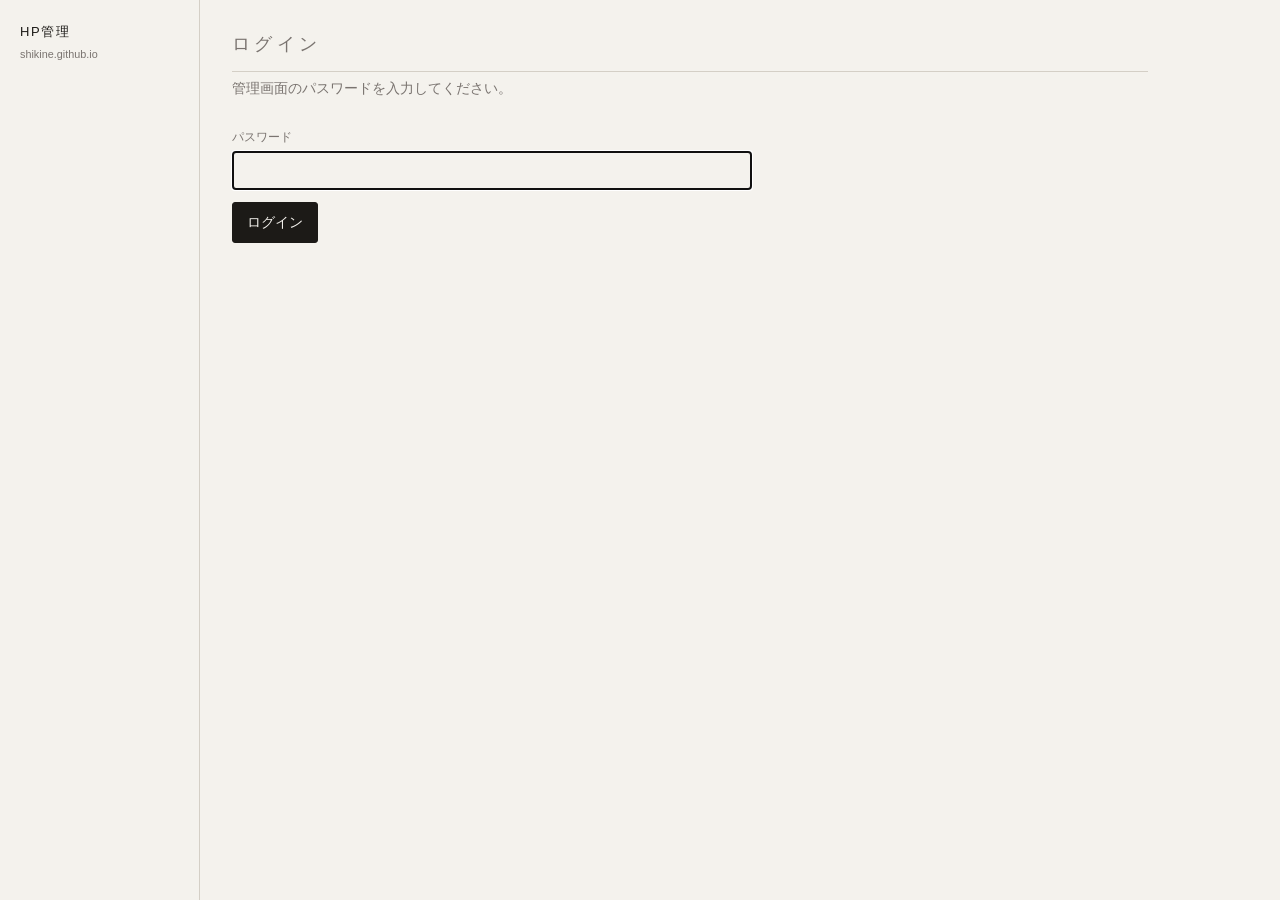
<file: admin/index.html>
<!DOCTYPE html>
<html lang="ja">
<head>
  <meta charset="UTF-8">
  <meta name="viewport" content="width=device-width, initial-scale=1.0">
  <meta name="robots" content="noindex, nofollow">
  <title>HP管理</title>
  <link rel="icon" href="../favicon.svg" type="image/svg+xml">
  <script src="../theme.js?v=20260905-theme"></script>
  <!-- プレビューを本番と同じ見た目にするためサイトのCSSを読む（管理画面は adm- 接頭辞で分離） -->
  <link rel="stylesheet" href="../style.css?v=20260905-theme">
  <style>
    html { font-size: 14px; }
    body { padding: 0; margin: 0; background: var(--bg); color: var(--ink); }
    .adm { display: grid; grid-template-columns: 200px 1fr; min-height: 100vh; }
    .adm-side { border-right: 1px solid var(--rule); padding: 20px 0; position: sticky; top: 0; height: 100vh; }
    .adm-brand { padding: 0 20px 16px; font-size: 13px; letter-spacing: .12em; }
    .adm-brand small { display: block; color: var(--muted); letter-spacing: 0; }
    .adm-nav button { display: block; width: 100%; text-align: left; padding: 9px 20px; border: 0; background: none; color: var(--ink); font: inherit; cursor: pointer; }
    .adm-nav button:hover { background: var(--rule); }
    .adm-nav button[aria-current="page"] { font-weight: 700; box-shadow: inset 3px 0 0 var(--ink); }
    .adm-nav button:disabled { color: var(--muted); cursor: default; background: none; }
    .adm-nav .soon { font-size: 10px; margin-left: 6px; }
    .adm-main { padding: 28px 32px 80px; max-width: 980px; min-width: 0; }
    .adm-main h2 { font-size: 18px; font-weight: 400; margin: 0 0 4px; }
    .adm-lead { color: var(--muted); margin: 0 0 24px; }
    .adm-bar { display: flex; flex-wrap: wrap; gap: 8px; align-items: center; margin: 0 0 20px; }
    .adm-btn { font: inherit; padding: 7px 14px; border: 1px solid var(--ink); background: transparent; color: var(--ink); cursor: pointer; border-radius: 3px; }
    .adm-btn:hover { background: var(--rule); }
    .adm-btn.primary { background: var(--ink); color: var(--bg); }
    .adm-btn.primary:hover { opacity: .85; }
    .adm-btn.small { padding: 3px 9px; font-size: 12px; }
    .adm-btn:disabled { opacity: .4; cursor: default; }
    .adm-status { font-size: 12px; color: var(--muted); }
    .adm-status.err { color: #c0392b; }
    .adm-status.ok { color: #2e7d4f; }
    :root[data-theme="dark"] .adm-status.err { color: #ffb4ad; }
    :root[data-theme="dark"] .adm-status.ok { color: #9fd8b4; }
    .adm-h3 { font-size: 11px; letter-spacing: .14em; color: var(--muted); margin: 28px 0 10px; text-transform: uppercase; }
    .adm-card { display: grid; grid-template-columns: 160px 1fr auto; gap: 16px; padding: 14px; border: 1px solid var(--rule); border-radius: 4px; margin-bottom: 10px; }
    .adm-card.dirty { border-color: var(--ink); }
    .adm-thumb { aspect-ratio: 4/3; background: var(--rule); overflow: hidden; display: flex; align-items: center; justify-content: center; color: var(--muted); font-size: 11px; }
    .adm-thumb img { width: 100%; height: 100%; object-fit: cover; display: block; }
    .adm-fields { display: grid; grid-template-columns: 1fr 1fr; gap: 8px 12px; min-width: 0; }
    .adm-fields label { display: flex; flex-direction: column; font-size: 11px; color: var(--muted); gap: 2px; min-width: 0; }
    .adm-fields label.wide { grid-column: 1 / -1; }
    .adm-fields input { font: inherit; font-size: 13px; color: var(--ink); background: transparent; border: 1px solid var(--rule); border-radius: 3px; padding: 5px 7px; min-width: 0; }
    .adm-fields input:focus { outline: none; border-color: var(--ink); }
    .adm-img-row { display: flex; gap: 6px; }
    .adm-img-row input { flex: 1; min-width: 0; }
    .adm-ops { display: flex; flex-direction: column; gap: 6px; }
    .adm-sum-meta { font-size: 11px; color: var(--muted); letter-spacing: .06em; }
    .adm-sum-title { font-size: 15px; line-height: 1.5; }
    .adm-sum-en { font-size: 12px; color: var(--muted); }
    .adm-detail { margin-top: 12px; }
    .adm-detail summary { cursor: pointer; font-size: 12px; color: var(--muted); }
    .adm-detail[open] summary { margin-bottom: 10px; }
    .adm-dialog { width: min(720px, calc(100vw - 32px)); max-height: calc(100vh - 48px); padding: 0; border: 1px solid var(--rule); border-radius: 6px; background: var(--bg); color: var(--ink); display: flex; flex-direction: column; }
    .adm-dialog:not([open]) { display: none; }
    .adm-dialog::backdrop { background: rgba(0,0,0,.45); }
    .adm-dialog-head { display: flex; justify-content: space-between; align-items: center; padding: 14px 16px 0; }
    .adm-dialog-tools { display: flex; gap: 12px; align-items: center; padding: 12px 16px; border-bottom: 1px solid var(--rule); }
    .adm-dialog-tools input[type=search] { flex: 1; min-width: 0; font: inherit; color: var(--ink); background: transparent; border: 1px solid var(--rule); border-radius: 3px; padding: 6px 9px; }
    .adm-check { display: flex; gap: 5px; align-items: center; font-size: 12px; color: var(--muted); white-space: nowrap; }
    .adm-pick-list { overflow-y: auto; padding: 4px 16px 16px; }
    .adm-pick-year { font-size: 12px; font-weight: 700; margin: 14px 0 6px; }
    .adm-pick-item { display: flex; gap: 12px; align-items: center; width: 100%; text-align: left; padding: 6px; border: 1px solid transparent; border-radius: 4px; background: none; color: var(--ink); font: inherit; cursor: pointer; }
    .adm-pick-item:hover, .adm-pick-item:focus-visible { border-color: var(--ink); outline: none; }
    .adm-pick-item.used { opacity: .55; }
    .adm-pick-thumb { flex: none; width: 72px; aspect-ratio: 4/3; background: var(--rule); display: flex; align-items: center; justify-content: center; font-size: 10px; color: var(--muted); overflow: hidden; border-radius: 2px; }
    .adm-pick-thumb img { width: 100%; height: 100%; object-fit: cover; }
    .adm-pick-text { display: flex; flex-direction: column; min-width: 0; flex: 1; }
    .adm-pick-meta { font-size: 11px; color: var(--muted); }
    .adm-pick-title { font-size: 13px; line-height: 1.5; }
    .adm-search { font: inherit; color: var(--ink); background: transparent; border: 1px solid var(--rule); border-radius: 3px; padding: 6px 9px; width: min(360px, 100%); }
    .adm-year { margin-bottom: 18px; }
    .adm-year-head { display: flex; gap: 10px; align-items: center; padding: 6px 0; border-bottom: 1px solid var(--rule); position: sticky; top: 0; background: var(--bg); z-index: 1; }
    .adm-year-head strong { font-size: 16px; }
    .adm-tl-item { display: grid; grid-template-columns: 56px 44px minmax(0, 1fr) auto; gap: 10px; align-items: center; padding: 6px 4px; border-bottom: 1px dashed var(--rule); }
    .adm-tl-item .adm-pick-thumb { width: 56px; }
    .adm-tl-item.changed { box-shadow: inset 3px 0 0 var(--ink); }
    .adm-tl-month { font-size: 12px; color: var(--muted); }
    .adm-tl-text { font-size: 13px; line-height: 1.6; }
    .adm-tl-ops { display: flex; gap: 4px; }
    .adm-chip { display: inline-block; font-size: 11px; padding: 0 6px; margin-right: 4px; border-radius: 2px; color: var(--tag-ink); }
    .adm-select { font: inherit; font-size: 13px; color: var(--ink); background: var(--bg); border: 1px solid var(--rule); border-radius: 3px; padding: 5px 7px; }
    .adm-dialog-body { overflow-y: auto; padding: 12px 16px; display: grid; gap: 10px; }
    .adm-dialog-body > label { display: flex; flex-direction: column; gap: 3px; font-size: 11px; color: var(--muted); }
    .adm-dialog-body textarea { font: inherit; font-size: 13px; color: var(--ink); background: transparent; border: 1px solid var(--rule); border-radius: 3px; padding: 6px 8px; resize: vertical; }
    .adm-dialog-body .adm-h3 { margin: 8px 0 0; }
    .adm-dialog-foot { display: flex; gap: 10px; align-items: center; padding: 12px 16px; border-top: 1px solid var(--rule); }
    .adm-tags { display: grid; gap: 10px; justify-items: start; }
    .adm-tag-row { display: grid; grid-template-columns: 72px minmax(0, 1fr) auto; gap: 10px; align-items: start; padding: 10px; border: 1px solid var(--rule); border-radius: 4px; width: 100%; }
    .adm-fields select { min-width: 0; }
    @media (max-width: 720px) {
      .adm-tl-item { grid-template-columns: 44px minmax(0, 1fr); }
      .adm-tl-item .adm-pick-thumb { width: 44px; }
      .adm-tl-month { display: none; }
      .adm-tl-ops { grid-column: 1 / -1; justify-content: flex-end; }
      .adm-tag-row { grid-template-columns: minmax(0, 1fr); }
    }
    .adm-stats { display: grid; grid-template-columns: repeat(4, minmax(0, 1fr)); gap: 10px; margin-bottom: 8px; }
    .adm-stat { border: 1px solid var(--rule); border-radius: 4px; padding: 10px 12px; display: flex; flex-direction: column; }
    .adm-stat span { font-size: 11px; color: var(--muted); }
    .adm-stat strong { font-size: 18px; font-weight: 400; }
    .adm-row { display: flex; flex-wrap: wrap; gap: 8px 16px; justify-content: space-between; align-items: center; padding: 10px 0; border-bottom: 1px dashed var(--rule); }
    .adm-row-main { display: flex; flex-direction: column; min-width: 0; }
    .adm-row-ops { display: flex; flex-wrap: wrap; gap: 6px; align-items: center; }
    a.adm-btn { text-decoration: none; display: inline-block; }
    .adm-sub { font-size: 12px; color: var(--muted); }
    .adm-subs { max-height: 480px; overflow-y: auto; border-top: 1px solid var(--rule); }
    .adm-sub-row { display: grid; grid-template-columns: 90px minmax(0, 1fr) minmax(0, 1.4fr) auto; gap: 10px; align-items: center; padding: 6px 0; border-bottom: 1px dashed var(--rule); font-size: 13px; }
    .adm-sub-mail { overflow-wrap: anywhere; }
    @media (max-width: 720px) {
      .adm-stats { grid-template-columns: repeat(2, minmax(0, 1fr)); }
      .adm-sub-row { grid-template-columns: minmax(0, 1fr) auto; }
      .adm-sub-row > .adm-sub { display: none; }
      .adm-sub-row > span:nth-child(2) { grid-column: 1; }
      .adm-sub-row > .adm-sub-mail { grid-column: 1; grid-row: 2; font-size: 12px; color: var(--muted); }
      .adm-sub-row > button { grid-column: 2; grid-row: 1 / span 2; }
    }
    .adm-pick-badge { flex: none; font-size: 10px; border: 1px solid var(--muted); border-radius: 10px; padding: 1px 8px; color: var(--muted); }
    .adm-preview { margin-top: 8px; }
    .adm-preview .featured-card { cursor: default; }
    .adm-empty { padding: 40px; text-align: center; color: var(--muted); border: 1px dashed var(--rule); }
    .adm-note { font-size: 12px; color: var(--muted); line-height: 1.8; }
    .adm-note code { font-size: 11px; background: var(--rule); padding: 1px 4px; border-radius: 2px; }
    .adm-form { display: grid; gap: 12px; max-width: 520px; }
    .adm-form label { display: flex; flex-direction: column; gap: 3px; font-size: 12px; color: var(--muted); }
    .adm-form input { font: inherit; color: var(--ink); background: transparent; border: 1px solid var(--rule); border-radius: 3px; padding: 7px 9px; }
    @media (max-width: 720px) {
      .adm { grid-template-columns: minmax(0, 1fr); }
      .adm-side { position: static; height: auto; border-right: 0; border-bottom: 1px solid var(--rule); padding: 12px 0 0; }
      .adm-nav { display: flex; overflow-x: auto; }
      .adm-nav button { white-space: nowrap; width: auto; }
      .adm-nav button[aria-current="page"] { box-shadow: inset 0 -3px 0 var(--ink); }
      .adm-main { padding: 20px 16px 60px; }
      .adm-card { grid-template-columns: minmax(0, 1fr); }
      .adm-ops { flex-direction: row; flex-wrap: wrap; }
      .adm-fields { grid-template-columns: minmax(0, 1fr); }
    }
  </style>
</head>
<body>
<div class="adm">
  <aside class="adm-side">
    <div class="adm-brand">HP管理<small>shikine.github.io</small></div>
    <nav class="adm-nav" id="adm-nav"></nav>
  </aside>
  <main class="adm-main" id="adm-main"></main>
</div>

<script>
(function () {
  'use strict';

  /* ── 共通ユーティリティ ───────────────────────── */
  var $ = function (sel, root) { return (root || document).querySelector(sel); };
  function h(tag, attrs, children) {
    var el = document.createElement(tag);
    Object.keys(attrs || {}).forEach(function (k) {
      if (k === 'on') Object.keys(attrs.on).forEach(function (ev) { el.addEventListener(ev, attrs.on[ev]); });
      else if (k === 'text') el.textContent = attrs[k];
      else if (attrs[k] !== false && attrs[k] != null) el.setAttribute(k, attrs[k] === true ? '' : attrs[k]);
    });
    (children || []).forEach(function (c) { if (c != null) el.appendChild(typeof c === 'string' ? document.createTextNode(c) : c); });
    return el;
  }
  function escAttr(s) { return String(s || '').replace(/&/g, '&amp;').replace(/"/g, '&quot;').replace(/</g, '&lt;').replace(/>/g, '&gt;'); }
  function escText(s) { return String(s || '').replace(/&/g, '&amp;').replace(/</g, '&lt;').replace(/>/g, '&gt;'); }
  function setStatus(el, msg, kind) { el.textContent = msg || ''; el.className = 'adm-status' + (kind ? ' ' + kind : ''); }

  /* ── 認証：GitHubトークンをパスワードで暗号化して admin/auth.json に置く ──
     PBKDF2(SHA-256) で鍵を作り AES-GCM で暗号化。復号した接続情報は
     sessionStorage にだけ置く（タブを閉じるとログアウト）。 */
  var AUTH_PATH = 'admin/auth.json';
  var SESSION_KEY = 'adm.session';
  var PBKDF2_ITER = 600000;
  var DEFAULT_CFG = { owner: 'shikine', repo: 'shikine.github.io', branch: 'main', token: '' };
  try { localStorage.removeItem('adm.gh.token'); } catch (e) {} // 旧方式の平文トークンを消す

  function b64(bytes) { var s = ''; bytes = new Uint8Array(bytes); for (var i = 0; i < bytes.length; i++) s += String.fromCharCode(bytes[i]); return btoa(s); }
  function unb64(str) { return Uint8Array.from(atob(str), function (c) { return c.charCodeAt(0); }); }
  function deriveKey(password, salt, iter) {
    return crypto.subtle.importKey('raw', new TextEncoder().encode(password), 'PBKDF2', false, ['deriveKey']).then(function (base) {
      return crypto.subtle.deriveKey({ name: 'PBKDF2', salt: salt, iterations: iter, hash: 'SHA-256' },
        base, { name: 'AES-GCM', length: 256 }, false, ['encrypt', 'decrypt']);
    });
  }
  var Auth = {
    encrypt: function (cfg, password) {
      var salt = crypto.getRandomValues(new Uint8Array(16)), iv = crypto.getRandomValues(new Uint8Array(12));
      return deriveKey(password, salt, PBKDF2_ITER).then(function (key) {
        return crypto.subtle.encrypt({ name: 'AES-GCM', iv: iv }, key, new TextEncoder().encode(JSON.stringify(cfg)));
      }).then(function (ct) {
        return JSON.stringify({ v: 1, kdf: 'PBKDF2-SHA256', iter: PBKDF2_ITER, salt: b64(salt), iv: b64(iv), data: b64(ct) }, null, 2) + '\n';
      });
    },
    decrypt: function (blob, password) {
      return deriveKey(password, unb64(blob.salt), blob.iter).then(function (key) {
        return crypto.subtle.decrypt({ name: 'AES-GCM', iv: unb64(blob.iv) }, key, unb64(blob.data));
      }).then(function (pt) { return JSON.parse(new TextDecoder().decode(pt)); },
              function () { throw new Error('パスワードが違います'); });
    },
    /* 公開中の auth.json（無ければ null） */
    fetchBlob: function () {
      return fetch('auth.json?t=' + Date.now(), { cache: 'no-store' }).then(function (r) {
        if (r.status === 404) return null;
        if (!r.ok) throw new Error('auth.json を読めません (HTTP ' + r.status + ')');
        return r.json();
      });
    },
    session: function () { try { return JSON.parse(sessionStorage.getItem(SESSION_KEY) || 'null'); } catch (e) { return null; } },
    login: function (cfg) { try { sessionStorage.setItem(SESSION_KEY, JSON.stringify(cfg)); } catch (e) {} },
    logout: function () { try { sessionStorage.removeItem(SESSION_KEY); } catch (e) {} },
    /* 暗号化して GitHub にコミット（ログイン中の接続情報を使う） */
    save: function (cfg, password, message) {
      return Auth.encrypt(cfg, password).then(function (json) {
        return GH.req('GET', AUTH_PATH).then(function (j) { return j.sha; }, function (e) { if (e.status === 404) return null; throw e; })
          .then(function (sha) { return GH.putText(AUTH_PATH, json, sha, message); });
      });
    }
  };

  /* ── GitHub 連携（Contents API）────────────────── */
  var GH = {
    override: null, // 初期設定中だけ未保存の接続情報を使う
    cfg: function () { return GH.override || Auth.session() || DEFAULT_CFG; },
    ready: function () { return !!GH.cfg().token; },
    req: function (method, path, body) {
      var c = GH.cfg();
      var url = 'https://api.github.com/repos/' + c.owner + '/' + c.repo + '/contents/' +
                path.split('/').map(encodeURIComponent).join('/') +
                (method === 'GET' ? '?ref=' + encodeURIComponent(c.branch) + '&t=' + Date.now() : '');
      return fetch(url, {
        method: method,
        headers: { 'Authorization': 'Bearer ' + c.token, 'Accept': 'application/vnd.github+json' },
        body: body ? JSON.stringify(body) : undefined,
        cache: 'no-store'
      }).then(function (r) {
        return r.json().catch(function () { return {}; }).then(function (j) {
          if (!r.ok) {
            var e = new Error((j && j.message) || ('HTTP ' + r.status));
            e.status = r.status; throw e;
          }
          return j;
        });
      });
    },
    /* テキストファイル取得（BOM も保持） */
    getText: function (path) {
      return GH.req('GET', path).then(function (j) {
        var bin = atob(j.content.replace(/\n/g, ''));
        var bytes = new Uint8Array(bin.length);
        for (var i = 0; i < bin.length; i++) bytes[i] = bin.charCodeAt(i);
        return { sha: j.sha, text: new TextDecoder('utf-8', { ignoreBOM: true }).decode(bytes) };
      });
    },
    putText: function (path, text, sha, message) {
      return GH.putBytes(path, new TextEncoder().encode(text), sha, message);
    },
    putBytes: function (path, bytes, sha, message) {
      var bin = '';
      for (var i = 0; i < bytes.length; i += 0x8000) bin += String.fromCharCode.apply(null, bytes.subarray(i, i + 0x8000));
      var body = { message: message, content: btoa(bin), branch: GH.cfg().branch };
      if (sha) body.sha = sha;
      return GH.req('PUT', path, body);
    }
  };

  /* ── 画像を縮小して JPEG 化 ─────────────────────── */
  function resizeImage(file, maxSide) {
    return new Promise(function (resolve, reject) {
      var img = new Image();
      img.onload = function () {
        var s = Math.min(1, maxSide / Math.max(img.width, img.height));
        var c = document.createElement('canvas');
        c.width = Math.round(img.width * s); c.height = Math.round(img.height * s);
        c.getContext('2d').drawImage(img, 0, 0, c.width, c.height);
        URL.revokeObjectURL(img.src);
        c.toBlob(function (blob) {
          if (!blob) return reject(new Error('画像の変換に失敗しました'));
          blob.arrayBuffer().then(function (buf) { resolve({ blob: blob, bytes: new Uint8Array(buf) }); });
        }, 'image/jpeg', 0.86);
      };
      img.onerror = function () { reject(new Error('画像を読み込めませんでした')); };
      img.src = URL.createObjectURL(file);
    });
  }
  function slug(s) {
    return String(s || '').toLowerCase().replace(/\.[a-z0-9]+$/, '').replace(/[^a-z0-9]+/g, '-').replace(/^-|-$/g, '').slice(0, 40) || 'kv';
  }

  /* ════════════════════════════════════════════════
     モジュール：キービジュアル（トップの注目作品カード）
     index.html の <!-- KV:START --> 〜 <!-- KV:END --> を書き換える
     ════════════════════════════════════════════════ */
  var KV_START = /<!-- KV:START[^>]*-->\n?/;
  var KV_END = /[ \t]*<!-- KV:END -->/;
  var KV_FIELDS = [
    ['titleJa', 'タイトル（日本語）'], ['titleEn', 'Title (English)'],
    ['catJa', 'カテゴリ（日本語）'],    ['catEn', 'Category (English)'],
    ['year', '年'],                    ['album', 'アルバムURL']
  ];

  function kvParse(html) {
    var s = html.search(KV_START), e = html.search(KV_END);
    if (s < 0 || e < 0 || e < s) throw new Error('index.html に KV:START / KV:END マーカーが見つかりません');
    var doc = new DOMParser().parseFromString('<div>' + html.slice(s, e) + '</div>', 'text/html');
    return Array.prototype.map.call(doc.querySelectorAll('.featured-card'), function (c) {
      return {
        img: c.getAttribute('data-img') || '',
        titleJa: c.getAttribute('data-title-ja') || '', titleEn: c.getAttribute('data-title-en') || '',
        catJa: c.getAttribute('data-cat-ja') || '',     catEn: c.getAttribute('data-cat-en') || '',
        year: c.getAttribute('data-year') || '',        album: c.getAttribute('data-album') || ''
      };
    });
  }

  function kvCardHtml(c, i) {
    var I = '      ';
    var note = (c.titleJa + ' ' + c.year).replace(/--+/g, '-').trim();
    var out = I + '<!-- card ' + (i + 1) + ': ' + note + ' -->\n' +
      I + '<div class="featured-card"\n' +
      I + '     data-img="' + escAttr(c.img) + '"\n' +
      I + '     data-title-ja="' + escAttr(c.titleJa) + '"\n' +
      I + '     data-title-en="' + escAttr(c.titleEn) + '"\n' +
      I + '     data-cat-ja="' + escAttr(c.catJa) + '" data-cat-en="' + escAttr(c.catEn) + '"\n' +
      I + '     data-year="' + escAttr(c.year) + '"\n' +
      I + '     data-album="' + escAttr(c.album) + '">\n';
    if (c.img) out += I + '  <img src="' + escAttr(c.img) + '" alt="' + escAttr(c.titleJa) + '" loading="lazy">\n';
    out += I + '  <div class="featured-card-info">\n' +
      I + '    <div class="featured-card-cat"><span class="t-ja">' + escText(c.catJa) + '</span><span class="t-en">' + escText(c.catEn) + '</span></div>\n' +
      I + '    <div class="featured-card-title"><span class="t-ja">' + escText(c.titleJa) + '</span><span class="t-en">' + escText(c.titleEn) + '</span></div>\n' +
      I + '    <div class="featured-card-year">' + escText(c.year) + '</div>\n' +
      I + '  </div>\n' +
      I + '</div>\n';
    return out;
  }

  function kvApply(html, cards) {
    var m = html.match(KV_START), s = m.index + m[0].length, e = html.search(KV_END);
    return html.slice(0, s) + cards.map(kvCardHtml).join('') + html.slice(e);
  }

  /* 年表（#timeline-view）から候補一覧を作る。サイト側の liToItem と同じ読み方 */
  var TL_TAGS = ['t-foto', 't-mv', 't-filmart', 't-spatial', 't-arch', 't-exhibition'];
  var TL_SEL = TL_TAGS.map(function (t) { return '.tag.' + t; }).join(', ');
  function bigImg(u) {
    // Google フォトの縮小URLはサイズ指定を書き換えると大きい画像になる
    return /googleusercontent\.com/.test(u) ? u.replace(/=w\d+-h\d+/, '=w1600-h1200') : u;
  }
  function sameImg(a, b) {
    var norm = function (u) { return String(u || '').replace(/=w\d+-h\d+.*$/, ''); };
    return !!a && norm(a) === norm(b);
  }
  function kvTimeline(html) {
    var doc = new DOMParser().parseFromString(html, 'text/html');
    var out = [];
    doc.querySelectorAll('#timeline-view .year-block').forEach(function (block) {
      var year = (block.querySelector('h3') || {}).textContent || '';
      block.querySelectorAll('.work-list > li').forEach(function (li) {
        var entry = li.querySelector('.entry') || li;
        var ja = entry.querySelector(':scope > .t-ja') || entry, en = entry.querySelector(':scope > .t-en');
        var jaTags = ja.querySelectorAll(TL_SEL), enTags = en ? en.querySelectorAll(TL_SEL) : [];
        var idx = Array.prototype.findIndex.call(jaTags, function (t) { return t.getAttribute('data-preview'); });
        var pick = idx >= 0 ? idx : 0, tag = jaTags[pick], enTag = enTags[pick];
        var text = function (span) {
          if (!span) return '';
          var c = span.cloneNode(true);
          c.querySelectorAll('.tag, .collab').forEach(function (t) { t.remove(); });
          return c.textContent.replace(/\s+/g, ' ').trim();
        };
        var fullJa = text(ja), fullEn = text(en);
        out.push({
          year: year.trim(),
          month: ((li.querySelector('.month') || {}).textContent || '').trim(),
          fullJa: fullJa,
          titleJa: fullJa.split('＠')[0].trim(),
          titleEn: fullEn.split(/\s*@/)[0].trim(),
          catJa: tag ? tag.textContent.trim() : '',
          catEn: enTag ? enTag.textContent.trim() : '',
          thumb: tag ? tag.getAttribute('data-preview') || '' : '',
          img: tag ? bigImg(tag.getAttribute('data-preview') || '') : '',
          album: tag ? tag.getAttribute('href') || '' : ''
        });
      });
    });
    return out;
  }

  var kvModule = {
    id: 'keyvisual',
    label: 'キービジュアル',
    state: null, // { sha, html, cards, staged: {idx: {bytes, url, name}} }
    render: function (main) {
      var self = this;
      main.appendChild(h('h2', { text: 'キービジュアル' }));
      main.appendChild(h('p', { class: 'adm-lead', text: 'トップページの注目作品カード。PCは3枚並び、スマホは先頭2枚が表示されます。' }));
      var status = h('span', { class: 'adm-status' });
      var saveBtn = h('button', { class: 'adm-btn primary', text: '保存して公開', disabled: true, on: { click: function () { self.save(status, saveBtn); } } });
      main.appendChild(h('div', { class: 'adm-bar' }, [
        saveBtn,
        h('button', { class: 'adm-btn', text: '年表からカードを追加', on: { click: function () {
          self.openPicker(null, function (item) {
            self.state.cards.push(self.fromItem(item));
            self.markDirty(); self.draw();
          });
        } } }),
        h('button', { class: 'adm-btn', text: '再読み込み', on: { click: function () { self.state = null; App.go('keyvisual'); } } }),
        status
      ]));
      this.saveBtn = saveBtn;
      this.listEl = h('div');
      this.previewEl = h('div', { class: 'adm-preview featured-works' });
      main.appendChild(this.listEl);
      main.appendChild(h('div', { class: 'adm-h3', text: 'プレビュー' }));
      main.appendChild(this.previewEl);

      if (this.state) { this.draw(); return; }
      setStatus(status, '読み込み中…');
      GH.getText('index.html').then(function (f) {
        self.state = { sha: f.sha, html: f.text, cards: kvParse(f.text), timeline: kvTimeline(f.text), staged: {}, dirty: false };
        setStatus(status, '');
        self.draw();
      }).catch(function (e) { setStatus(status, '読み込み失敗: ' + e.message, 'err'); });
    },
    markDirty: function () { this.state.dirty = true; if (this.saveBtn) this.saveBtn.disabled = false; },
    imgSrc: function (c, i) {
      var st = this.state.staged[i];
      if (st) return st.url;
      return c.img;
    },
    draw: function () {
      var self = this, st = this.state;
      this.saveBtn.disabled = !st.dirty;
      this.listEl.innerHTML = '';
      if (!st.cards.length) this.listEl.appendChild(h('div', { class: 'adm-empty', text: 'カードがありません。「カードを追加」から作成してください。' }));
      st.cards.forEach(function (c, i) {
        var src = self.imgSrc(c, i);
        var thumb = h('div', { class: 'adm-thumb' }, [src ? h('img', { src: src, alt: '' }) : '画像なし（準備中表示）']);
        var fileInput = h('input', { type: 'file', accept: 'image/*', hidden: true, on: { change: function () {
          var file = fileInput.files[0]; if (!file) return;
          resizeImage(file, 1600).then(function (r) {
            if (st.staged[i]) URL.revokeObjectURL(st.staged[i].url);
            var name = 'img/kv/' + new Date().toISOString().slice(0, 10).replace(/-/g, '') + '-' + slug(c.titleEn || file.name) + '-' + Math.random().toString(36).slice(2, 6) + '.jpg';
            st.staged[i] = { bytes: r.bytes, url: URL.createObjectURL(r.blob), name: name };
            c.img = '/' + name;
            self.markDirty(); self.draw();
          }).catch(function (e) { alert(e.message); });
        } } });
        var imgInput = h('input', { type: 'url', value: c.img, placeholder: 'https://… または /thumnail/xxx.jpg', on: { change: function () {
          c.img = imgInput.value.trim(); delete st.staged[i]; self.markDirty(); self.draw();
        } } });
        var summary = h('div', { class: 'adm-summary' }, [
          h('div', { class: 'adm-sum-meta', text: [c.catJa, c.year].filter(Boolean).join(' · ') }),
          h('div', { class: 'adm-sum-title', text: c.titleJa || '（未選択）' }),
          h('div', { class: 'adm-sum-en', text: c.titleEn }),
          h('div', { class: 'adm-bar', style: 'margin:10px 0 0' }, [
            h('button', { class: 'adm-btn small primary', type: 'button', text: '年表から選ぶ', on: { click: function () {
              self.openPicker(i, function (item) {
                if (st.staged[i]) { URL.revokeObjectURL(st.staged[i].url); delete st.staged[i]; }
                st.cards[i] = self.fromItem(item);
                self.markDirty(); self.draw();
              });
            } } })
          ])
        ]);
        var fields = h('div', { class: 'adm-fields' }, [
          h('label', { class: 'wide' }, ['画像', h('span', { class: 'adm-img-row' }, [
            imgInput,
            h('button', { class: 'adm-btn small', type: 'button', text: 'アップロード', on: { click: function () { fileInput.click(); } } }),
            fileInput
          ])])
        ].concat(KV_FIELDS.map(function (f) {
          var inp = h('input', { type: 'text', value: c[f[0]], on: { input: function () {
            c[f[0]] = inp.value; self.markDirty(); self.drawPreview();
          } } });
          return h('label', { class: f[0] === 'album' ? 'wide' : null }, [f[1], inp]);
        })));
        var ops = h('div', { class: 'adm-ops' }, [
          h('button', { class: 'adm-btn small', text: '↑', title: '上へ', disabled: i === 0, on: { click: function () { self.move(i, -1); } } }),
          h('button', { class: 'adm-btn small', text: '↓', title: '下へ', disabled: i === st.cards.length - 1, on: { click: function () { self.move(i, 1); } } }),
          h('button', { class: 'adm-btn small', text: '削除', on: { click: function () {
            if (!confirm('「' + (c.titleJa || '無題') + '」を削除しますか？（保存するまで公開には反映されません）')) return;
            st.cards.splice(i, 1); self.reindexStaged(i, null); self.markDirty(); self.draw();
          } } })
        ]);
        var detail = h('details', { class: 'adm-detail' }, [h('summary', { text: '細かく編集（画像の差し替え・文言の調整）' }), fields]);
        self.listEl.appendChild(h('div', { class: 'adm-card' }, [thumb, h('div', { style: 'min-width:0' }, [summary, detail]), ops]));
      });
      this.drawPreview();
    },
    fromItem: function (it) {
      return { img: it.img, titleJa: it.titleJa, titleEn: it.titleEn, catJa: it.catJa, catEn: it.catEn, year: it.year, album: it.album };
    },
    /* 年表から作品を選ぶダイアログ。current = 差し替え対象のカード番号（追加時は null） */
    openPicker: function (current, onPick) {
      var cards = this.state.cards, tl = this.state.timeline;
      var usedBy = function (it) {
        for (var k = 0; k < cards.length; k++) {
          if ((it.album && it.album === cards[k].album) || sameImg(it.img, cards[k].img)) return k;
        }
        return -1;
      };
      var q = h('input', { type: 'search', placeholder: '作品名・場所・カテゴリで検索' });
      var onlyImg = h('input', { type: 'checkbox', checked: true });
      var list = h('div', { class: 'adm-pick-list' });
      var dlg = h('dialog', { class: 'adm-dialog' }, [
        h('div', { class: 'adm-dialog-head' }, [
          h('strong', { text: current == null ? '年表からカードを追加' : 'カード' + (current + 1) + 'を年表から選ぶ' }),
          h('button', { class: 'adm-btn small', type: 'button', text: '閉じる', on: { click: function () { dlg.close(); } } })
        ]),
        h('div', { class: 'adm-dialog-tools' }, [q, h('label', { class: 'adm-check' }, [onlyImg, '写真ありのみ'])]),
        list
      ]);
      function drawList() {
        var words = q.value.trim().toLowerCase().split(/\s+/).filter(Boolean);
        list.innerHTML = '';
        var lastYear = null, n = 0;
        tl.forEach(function (it) {
          if (onlyImg.checked && !it.img) return;
          var hay = (it.year + ' ' + it.fullJa + ' ' + it.titleEn + ' ' + it.catJa).toLowerCase();
          if (!words.every(function (w) { return hay.indexOf(w) >= 0; })) return;
          if (it.year !== lastYear) { list.appendChild(h('div', { class: 'adm-pick-year', text: it.year })); lastYear = it.year; }
          var used = usedBy(it);
          list.appendChild(h('button', { type: 'button', class: 'adm-pick-item' + (used >= 0 ? ' used' : ''), on: { click: function () {
            dlg.close(); onPick(it);
          } } }, [
            h('span', { class: 'adm-pick-thumb' }, [it.thumb ? h('img', { src: it.thumb, alt: '', loading: 'lazy' }) : '写真なし']),
            h('span', { class: 'adm-pick-text' }, [
              h('span', { class: 'adm-pick-meta', text: [it.month, it.catJa].filter(Boolean).join('  ') }),
              h('span', { class: 'adm-pick-title', text: it.fullJa })
            ]),
            used >= 0 ? h('span', { class: 'adm-pick-badge', text: used === current ? '選択中' : 'カード' + (used + 1) + 'で掲載中' }) : null
          ]));
          n++;
        });
        if (!n) list.appendChild(h('div', { class: 'adm-empty', text: '該当する作品がありません' }));
      }
      q.addEventListener('input', drawList);
      onlyImg.addEventListener('change', drawList);
      dlg.addEventListener('close', function () { dlg.remove(); });
      dlg.addEventListener('click', function (e) { if (e.target === dlg) dlg.close(); });
      document.body.appendChild(dlg);
      drawList();
      dlg.showModal();
      q.focus();
    },
    /* 並べ替え・削除時にアップロード待ち画像の対応を付け替える */
    reindexStaged: function (from, to) {
      var old = this.state.staged, next = {};
      Object.keys(old).forEach(function (k) {
        k = +k;
        if (to === null) { if (k < from) next[k] = old[k]; else if (k > from) next[k - 1] = old[k]; }
        else next[k === from ? to : k === to ? from : k] = old[k];
      });
      this.state.staged = next;
    },
    move: function (i, d) {
      var a = this.state.cards, t = a[i]; a[i] = a[i + d]; a[i + d] = t;
      this.reindexStaged(i, i + d); this.markDirty(); this.draw();
    },
    drawPreview: function () {
      var self = this, lang = document.documentElement.lang;
      this.previewEl.innerHTML = '';
      var grid = h('div', { class: 'featured-grid' });
      this.state.cards.forEach(function (c, i) {
        var src = self.imgSrc(c, i);
        grid.appendChild(h('div', { class: 'featured-card' }, [
          src ? h('img', { src: src, alt: '' }) : null,
          h('div', { class: 'featured-card-info' }, [
            h('div', { class: 'featured-card-cat', text: c.catJa }),
            h('div', { class: 'featured-card-title', text: c.titleJa }),
            h('div', { class: 'featured-card-year', text: c.year })
          ])
        ]));
      });
      this.previewEl.appendChild(grid);
    },
    save: function (status, btn) {
      var self = this, st = this.state;
      var bad = st.cards.filter(function (c) { return !c.titleJa.trim(); }).length;
      if (bad) { setStatus(status, 'タイトル（日本語）が空のカードがあります', 'err'); return; }
      btn.disabled = true;
      var staged = Object.keys(st.staged).map(function (k) { return st.staged[k]; });
      var chain = Promise.resolve();
      staged.forEach(function (s, n) {
        chain = chain.then(function () {
          setStatus(status, '画像をアップロード中… (' + (n + 1) + '/' + staged.length + ')');
          return GH.putBytes(s.name, s.bytes, null, 'キービジュアル画像を追加: ' + s.name.split('/').pop());
        });
      });
      chain.then(function () {
        setStatus(status, 'index.html を保存中…');
        // 最新版を取り直して KV 範囲だけ差し替える（他の更新を潰さない）
        return GH.getText('index.html');
      }).then(function (f) {
        var html = kvApply(f.text, st.cards);
        if (html === f.text) return f;
        var titles = st.cards.map(function (c) { return c.titleJa; }).join(' / ');
        return GH.putText('index.html', html, f.sha, 'キービジュアルを更新: ' + titles).then(function (r) {
          return { sha: r.content.sha, text: html };
        });
      }).then(function (f) {
        st.sha = f.sha; st.html = f.text; st.staged = {}; st.dirty = false;
        setStatus(status, '保存しました。1〜2分で公開サイトに反映されます。', 'ok');
        self.draw();
      }).catch(function (e) {
        btn.disabled = false;
        setStatus(status, '保存失敗: ' + e.message + (e.status === 409 ? '（他で更新されています。再読み込みしてください）' : ''), 'err');
      });
    },
    leaveGuard: function () { return this.state && this.state.dirty; }
  };

  /* ════════════════════════════════════════════════
     モジュール：作品年表
     index.html の <!-- TL:START --> 〜 <!-- TL:END --> を書き換え、
     あわい村の美術館用 works.json も同時に再生成する
     ════════════════════════════════════════════════ */
  var TL_START = /<!-- TL:START[^>]*-->\n/;
  var TL_END = /[ \t]*<!-- TL:END -->/;
  var TAG_TYPES = [
    ['t-foto', '写真アルバム'], ['t-mv', 'MV'], ['t-filmart', '映像美術'], ['t-spatial', '空間構成'],
    ['t-arch', '建築・構造'], ['t-exhibition', '展示'], ['t-movie', '動画・映画'], ['t-map', '地図'],
    ['t-gray', 'その他（グレー）'], ['t-ext', '外部リンク']
  ];

  /* 本文の簡易記法：[表示文字](URL) ⇔ <a href="URL" target="_blank">表示文字</a> */
  function nodesToMarkup(nodes) {
    var out = '';
    for (var i = 0; i < nodes.length; i++) {
      var n = nodes[i];
      if (n.nodeType === 3) out += n.nodeValue;
      else if (n.nodeType === 1 && n.tagName === 'A' && !n.className && n.getAttribute('target') === '_blank' &&
               n.attributes.length === 2 && n.children.length === 0) out += '[' + n.textContent + '](' + n.getAttribute('href') + ')';
      else return null; // 記法で表せない
    }
    return out;
  }
  function markupToHtml(s) {
    var re = /\[([^\]]*)\]\(([^)\s]+)\)/g, out = '', last = 0, m;
    while ((m = re.exec(s))) {
      out += escText(s.slice(last, m.index)) + '<a href="' + escAttr(m[2]) + '" target="_blank">' + escText(m[1]) + '</a>';
      last = re.lastIndex;
    }
    return out + escText(s.slice(last));
  }
  function markupToText(s) { return String(s || '').replace(/\[([^\]]*)\]\([^)\s]+\)/g, '$1'); }

  function tagHtml(t, lang) {
    return '<a href="' + escAttr(t.href) + '" target="_blank" class="tag ' + t.cls + '"' +
      (t.preview ? ' data-preview="' + escAttr(t.preview) + '"' : '') + '>' + escText(lang === 'ja' ? t.ja : t.en) + '</a>';
  }
  function langHtml(it, lang) {
    var body = lang === 'ja' ? it.bodyJa : it.bodyEn, collab = lang === 'ja' ? it.collabJa : it.collabEn;
    // 新規・編集時の英語本文はタグの後ろに半角スペースを入れる（既存の書き方に合わせる）
    if (lang === 'en' && it.tags.length && body && !/^[\s\[]/.test(body)) body = ' ' + body;
    var out = it.tags.map(function (t) { return tagHtml(t, lang); }).join('') + markupToHtml(body);
    if (collab) out += (/\s$/.test(body) || !body ? '' : ' ') + '<span class="collab">' + escText(collab) + '</span>';
    return out;
  }
  function liHtml(it) {
    if (it.orig != null) return it.orig;
    var ja = it.raw ? it.rawJa : langHtml(it, 'ja'), en = it.raw ? it.rawEn : langHtml(it, 'en');
    return '<li><span class="month">' + escText(it.month) + '</span><span class="entry"><span class="t-ja">' + ja +
      '</span><span class="t-en">' + en + '</span></span></li>';
  }

  /* li を編集用モデルにする。記法で正確に表せないものは raw（HTML直接編集）扱い */
  function tlParseLi(src) {
    var li = new DOMParser().parseFromString('<ul>' + src + '</ul>', 'text/html').querySelector('li');
    var month = li.querySelector(':scope > .month'), ja = li.querySelector('.entry > .t-ja'), en = li.querySelector('.entry > .t-en');
    var it = { orig: src, month: month ? month.textContent : '', raw: false, tags: [], bodyJa: '', bodyEn: '', collabJa: '', collabEn: '' };
    if (!ja || !en) { it.raw = true; it.rawJa = li.innerHTML; it.rawEn = ''; return it; }
    function split(span) {
      var nodes = Array.prototype.slice.call(span.childNodes), tags = [], collab = '';
      while (nodes.length && nodes[0].nodeType === 1 && nodes[0].tagName === 'A' && nodes[0].classList.contains('tag')) tags.push(nodes.shift());
      var last = nodes[nodes.length - 1];
      if (last && last.nodeType === 1 && last.tagName === 'SPAN' && last.className === 'collab' && !last.children.length) { collab = last.textContent; nodes.pop(); }
      return { tags: tags, body: nodesToMarkup(nodes), collab: collab };
    }
    var a = split(ja), b = split(en);
    var ok = a.body != null && b.body != null && a.tags.length === b.tags.length;
    if (ok) {
      it.tags = a.tags.map(function (t, k) {
        var e = b.tags[k];
        if (t.getAttribute('href') !== e.getAttribute('href') || t.className !== e.className ||
            (t.getAttribute('data-preview') || '') !== (e.getAttribute('data-preview') || '') || t.children.length || e.children.length) ok = false;
        return { cls: (t.className.split(/\s+/).filter(function (c) { return c !== 'tag'; })[0]) || 't-gray',
                 href: t.getAttribute('href') || '', preview: t.getAttribute('data-preview') || '', ja: t.textContent, en: e.textContent };
      });
      it.bodyJa = a.body; it.bodyEn = b.body; it.collabJa = a.collab; it.collabEn = b.collab;
    }
    // 組み立て直した HTML が DOM として元と一致するか確認
    if (ok) {
      var probe = Object.assign({}, it, { orig: null });
      var re = new DOMParser().parseFromString('<ul>' + liHtml(probe) + '</ul>', 'text/html').querySelector('li');
      if (re.innerHTML !== li.innerHTML) ok = false;
    }
    if (!ok) { it.raw = true; it.tags = []; it.rawJa = ja.innerHTML; it.rawEn = en.innerHTML; }
    return it;
  }

  function tlParse(html) {
    var s = html.search(TL_START), e = html.search(TL_END);
    if (s < 0 || e < 0 || e < s) throw new Error('index.html に TL:START / TL:END マーカーが見つかりません');
    var region = html.slice(s, e), years = [];
    var re = /<div class="year-block">\s*<h3>([^<]*)<\/h3>\s*<ul class="work-list">([\s\S]*?)<\/ul>\s*<\/div>/g, m;
    while ((m = re.exec(region))) {
      var items = (m[2].match(/<li>[\s\S]*?<\/li>/g) || []).map(tlParseLi);
      years.push({ year: m[1].trim(), items: items });
    }
    if (!years.length) throw new Error('年表を読み取れませんでした');
    return years;
  }
  function tlRegionHtml(years) {
    return years.map(function (y) {
      return '    <div class="year-block">\n      <h3>' + escText(y.year) + '</h3>\n      <ul class="work-list">\n' +
        y.items.map(function (it) { return '        ' + liHtml(it) + '\n'; }).join('') +
        '      </ul>\n    </div>\n';
    }).join('\n');
  }
  function tlApply(html, years) {
    var m = html.match(TL_START), s = m.index + m[0].length, e = html.search(TL_END);
    return html.slice(0, s) + tlRegionHtml(years) + html.slice(e);
  }
  /* sync-works.ps1 と同じ形の works.json を作る */
  function worksJson(html) {
    var doc = new DOMParser().parseFromString(html, 'text/html'), years = [];
    doc.querySelectorAll('#timeline-view .year-block').forEach(function (block) {
      var y = (block.querySelector('h3') || {}).textContent || '';
      if (!/^\d{4}$/.test(y.trim())) return;
      var items = [];
      block.querySelectorAll('.work-list > li').forEach(function (li) {
        var m = ((li.querySelector('.month') || {}).textContent || '').trim();
        var ja = li.querySelector('.entry > .t-ja') || li;
        var c = Array.prototype.map.call(ja.querySelectorAll('a.tag'), function (a) { return a.textContent.trim(); }).join('・');
        var clone = ja.cloneNode(true);
        clone.querySelectorAll('a.tag').forEach(function (a) { a.remove(); });
        var t = clone.textContent.replace(/\s+/g, ' ').trim();
        if (m || c || t) items.push({ m: m, c: c, t: t });
      });
      years.push({ y: y.trim(), items: items });
    });
    return JSON.stringify(years, null, 4) + '\n';
  }

  var tlModule = {
    id: 'works',
    label: '作品年表',
    state: null, // { years, dirty, staged: [{tag, name, bytes, url}] }
    render: function (main) {
      var self = this;
      main.appendChild(h('h2', { text: '作品年表' }));
      main.appendChild(h('p', { class: 'adm-lead', text: 'Works の年代順リスト。保存するとジャンル別表示・あわい村の美術館（works.json）にも反映されます。' }));
      var status = h('span', { class: 'adm-status' });
      var saveBtn = h('button', { class: 'adm-btn primary', text: '保存して公開', disabled: true, on: { click: function () { self.save(status, saveBtn); } } });
      var q = h('input', { type: 'search', class: 'adm-search', placeholder: '絞り込み（作品名・場所・年）', on: { input: function () { self.filter = q.value; self.draw(); } } });
      main.appendChild(h('div', { class: 'adm-bar' }, [
        saveBtn,
        h('button', { class: 'adm-btn', text: '項目を追加', on: { click: function () { self.edit(null, null); } } }),
        h('button', { class: 'adm-btn', text: '年を追加', on: { click: function () { self.addYear(); } } }),
        h('button', { class: 'adm-btn', text: '再読み込み', on: { click: function () {
          if (self.state && self.state.dirty && !confirm('未保存の変更を破棄しますか？')) return;
          self.state = null; App.go('works');
        } } }),
        status
      ]));
      main.appendChild(h('div', { class: 'adm-bar' }, [q]));
      this.saveBtn = saveBtn; this.status = status;
      this.listEl = h('div');
      main.appendChild(this.listEl);
      if (this.state) { this.draw(); return; }
      setStatus(status, '読み込み中…');
      GH.getText('index.html').then(function (f) {
        self.state = { years: tlParse(f.text), dirty: false, staged: [] };
        setStatus(status, '');
        self.draw();
      }).catch(function (e) { setStatus(status, '読み込み失敗: ' + e.message, 'err'); });
    },
    markDirty: function () { this.state.dirty = true; this.saveBtn.disabled = false; },
    leaveGuard: function () { return this.state && this.state.dirty; },
    previewSrc: function (t) {
      var st = this.state.staged.filter(function (s) { return s.tag === t; })[0];
      return st ? st.url : t.preview;
    },
    draw: function () {
      var self = this, st = this.state, words = (this.filter || '').trim().toLowerCase().split(/\s+/).filter(Boolean);
      this.saveBtn.disabled = !st.dirty;
      this.listEl.innerHTML = '';
      st.years.forEach(function (y, yi) {
        var shown = y.items.filter(function (it) {
          var hay = (y.year + ' ' + it.month + ' ' + self.itemText(it) + ' ' + it.tags.map(function (t) { return t.ja; }).join(' ')).toLowerCase();
          return words.every(function (w) { return hay.indexOf(w) >= 0; });
        });
        if (words.length && !shown.length) return;
        var head = h('div', { class: 'adm-year-head' }, [
          h('strong', { text: y.year }), h('span', { class: 'adm-status', text: y.items.length + '件' }),
          h('button', { class: 'adm-btn small', text: 'この年に追加', on: { click: function () { self.edit(yi, null); } } }),
          y.items.length ? null : h('button', { class: 'adm-btn small', text: '年を削除', on: { click: function () {
            st.years.splice(yi, 1); self.markDirty(); self.draw();
          } } })
        ]);
        var ul = h('div', { class: 'adm-tl-list' });
        y.items.forEach(function (it, ii) {
          if (shown.indexOf(it) < 0) return;
          var thumbTag = it.tags.filter(function (t) { return t.preview; })[0];
          var thumbSrc = thumbTag ? self.previewSrc(thumbTag) : '';
          ul.appendChild(h('div', { class: 'adm-tl-item' + (it.orig == null ? ' changed' : '') }, [
            h('span', { class: 'adm-pick-thumb' }, [thumbSrc ? h('img', { src: thumbSrc, alt: '', loading: 'lazy' }) : '']),
            h('span', { class: 'adm-tl-month', text: it.month }),
            h('span', { class: 'adm-tl-text' }, it.tags.map(function (t) {
              return h('span', { class: 'adm-chip', style: 'background: var(--' + t.cls + ', var(--t-gray))', text: t.ja });
            }).concat([self.itemText(it), it.raw ? h('span', { class: 'adm-pick-badge', text: 'HTML' }) : null])),
            h('span', { class: 'adm-tl-ops' }, [
              h('button', { class: 'adm-btn small', text: '↑', title: '上へ', disabled: ii === 0, on: { click: function () { self.move(yi, ii, -1); } } }),
              h('button', { class: 'adm-btn small', text: '↓', title: '下へ', disabled: ii === y.items.length - 1, on: { click: function () { self.move(yi, ii, 1); } } }),
              h('button', { class: 'adm-btn small', text: '編集', on: { click: function () { self.edit(yi, ii); } } }),
              h('button', { class: 'adm-btn small', text: '削除', on: { click: function () {
                if (!confirm('「' + self.itemText(it).slice(0, 40) + '」を削除しますか？（保存するまで公開には反映されません）')) return;
                y.items.splice(ii, 1); self.markDirty(); self.draw();
              } } })
            ])
          ]));
        });
        self.listEl.appendChild(h('section', { class: 'adm-year' }, [head, ul]));
      });
    },
    itemText: function (it) {
      if (it.raw) { var d = document.createElement('div'); d.innerHTML = it.rawJa; d.querySelectorAll('.tag').forEach(function (t) { t.remove(); }); return d.textContent.trim(); }
      return (markupToText(it.bodyJa) + (it.collabJa ? ' ' + it.collabJa : '')).trim();
    },
    move: function (yi, ii, d) {
      var a = this.state.years[yi].items, t = a[ii]; a[ii] = a[ii + d]; a[ii + d] = t;
      this.markDirty(); this.draw();
    },
    addYear: function () {
      var y = prompt('追加する年（西暦4桁）', String(new Date().getFullYear()));
      if (!y) return;
      y = y.trim();
      if (!/^\d{4}$/.test(y)) return alert('西暦4桁で入力してください');
      var ys = this.state.years;
      if (ys.some(function (b) { return b.year === y; })) return alert(y + '年はすでにあります');
      var at = ys.findIndex(function (b) { return +b.year < +y; });
      ys.splice(at < 0 ? ys.length : at, 0, { year: y, items: [] });
      this.markDirty(); this.draw();
    },
    /* 既存のタグ表記（日本語⇔英語）を候補として集める */
    labelPairs: function () {
      var map = {};
      this.state.years.forEach(function (y) { y.items.forEach(function (it) { it.tags.forEach(function (t) { if (t.ja && !map[t.ja]) map[t.ja] = { en: t.en, cls: t.cls }; }); }); });
      return map;
    },
    /* 編集ダイアログ。yi=null は年未指定の新規、ii=null は新規 */
    edit: function (yi, ii) {
      var self = this, st = this.state;
      var isNew = ii == null;
      if (yi == null) yi = 0;
      var src = isNew ? { orig: null, month: (new Date().getMonth() + 1) + '〜', raw: false, tags: [{ cls: 't-foto', href: '', preview: '', ja: '舞台美術', en: 'Stage Design' }], bodyJa: '', bodyEn: '', collabJa: '', collabEn: '' }
                      : st.years[yi].items[ii];
      var it = JSON.parse(JSON.stringify(src, function (k, v) { return k === 'orig' ? undefined : v; }));
      // 編集中のタグと既存タグの対応（アップロード待ち画像を引き継ぐ）
      var tagSrc = isNew ? [] : src.tags.slice();
      it.tags.forEach(function (t, k) { t._from = tagSrc[k]; });
      var pairs = this.labelPairs();
      var dlId = 'adm-tag-labels';
      var dl = h('datalist', { id: dlId }, Object.keys(pairs).map(function (k) { return h('option', { value: k }); }));

      var yearSel = h('select', { class: 'adm-select' }, st.years.map(function (y, k) { return h('option', { value: k, selected: k === yi, text: y.year }); }));
      var monthIn = h('input', { type: 'text', value: it.month, placeholder: '例: 4〜 / 1〜3' });
      var tagsBox = h('div', { class: 'adm-tags' });
      var pendingFiles = []; // { tag, file }

      function drawTags() {
        tagsBox.innerHTML = '';
        it.tags.forEach(function (t, k) {
          var thumbSrc = t._staged ? t._staged.url
                       : (t._from && t.preview === t._from.preview) ? self.previewSrc(t._from) : t.preview;
          var typeSel = h('select', { class: 'adm-select', on: { change: function () { t.cls = typeSel.value; } } },
            TAG_TYPES.map(function (o) { return h('option', { value: o[0], selected: o[0] === t.cls, text: o[1] }); }));
          var jaIn = h('input', { type: 'text', value: t.ja, list: dlId, on: { input: function () {
            t.ja = jaIn.value;
            var p = pairs[t.ja];
            if (p) { t.en = p.en; enIn.value = p.en; if (p.cls) { t.cls = p.cls; typeSel.value = p.cls; } }
          } } });
          var enIn = h('input', { type: 'text', value: t.en, on: { input: function () { t.en = enIn.value; } } });
          var hrefIn = h('input', { type: 'url', value: t.href, placeholder: 'https://photos.app.goo.gl/…', on: { input: function () { t.href = hrefIn.value.trim(); } } });
          var prevIn = h('input', { type: 'text', value: t.preview, placeholder: '/thumnail/xxx.jpg または画像URL', on: { change: function () {
            t.preview = prevIn.value.trim(); t._staged = null; drawTags();
          } } });
          var file = h('input', { type: 'file', accept: 'image/*', hidden: true, on: { change: function () {
            var f = file.files[0]; if (!f) return;
            resizeImage(f, 1600).then(function (r) {
              var base = slug(markupToText(it.bodyEn) || f.name) + '-' + (st.years[+yearSel.value] || {}).year;
              var name = 'thumnail/' + base + '-' + Math.random().toString(36).slice(2, 6) + '.jpg';
              t._staged = { bytes: r.bytes, url: URL.createObjectURL(r.blob), name: name };
              t.preview = '/' + name;
              drawTags();
            }).catch(function (e) { alert(e.message); });
          } } });
          tagsBox.appendChild(h('div', { class: 'adm-tag-row' }, [
            h('span', { class: 'adm-pick-thumb' }, [thumbSrc ? h('img', { src: thumbSrc, alt: '' }) : '画像なし']),
            h('div', { class: 'adm-fields' }, [
              h('label', null, ['種類（色）', typeSel]),
              h('label', null, ['リンク先URL', hrefIn]),
              h('label', null, ['ラベル（日本語）', jaIn]),
              h('label', null, ['Label (English)', enIn]),
              h('label', { class: 'wide' }, ['プレビュー画像（クリック時に表示）', h('span', { class: 'adm-img-row' }, [
                prevIn, h('button', { class: 'adm-btn small', type: 'button', text: 'アップロード', on: { click: function () { file.click(); } } }), file
              ])])
            ]),
            h('button', { class: 'adm-btn small', type: 'button', text: '削除', on: { click: function () { it.tags.splice(k, 1); drawTags(); } } })
          ]));
        });
        tagsBox.appendChild(h('button', { class: 'adm-btn small', type: 'button', text: '＋ タグを追加', on: { click: function () {
          it.tags.push({ cls: 't-foto', href: '', preview: '', ja: '', en: '' }); drawTags();
        } } }));
      }

      var bodyJa = h('textarea', { rows: 2 }); bodyJa.value = it.raw ? it.rawJa : it.bodyJa;
      var bodyEn = h('textarea', { rows: 2 }); bodyEn.value = it.raw ? it.rawEn : it.bodyEn;
      var collabJa = h('input', { type: 'text', value: it.collabJa, placeholder: '例: with Nobuhiko Utsumi' });
      var collabEn = h('input', { type: 'text', value: it.collabEn });
      var err = h('span', { class: 'adm-status' });

      var body = it.raw ? [
        h('p', { class: 'adm-note', text: 'この項目は書き方が特殊なため、HTMLを直接編集します（タグもHTMLに含まれます）。' }),
        h('label', null, ['日本語（HTML）', bodyJa]), h('label', null, ['English (HTML)', bodyEn])
      ] : [
        h('div', { class: 'adm-h3', text: 'タグ（カテゴリ・写真・動画などのリンク）' }), tagsBox,
        h('div', { class: 'adm-h3', text: '本文' }),
        h('label', null, ['日本語　例: ヌトミック『波のような人』＠[愛知県芸術劇場](https://…) 小ホール', bodyJa]),
        h('label', null, ['English', bodyEn]),
        h('div', { class: 'adm-fields' }, [h('label', null, ['協働者（日本語側）', collabJa]), h('label', null, ['協働者（English）', collabEn])]),
        h('p', { class: 'adm-note', text: 'リンクは [表示する文字](URL) と書きます。' })
      ];

      var dlg = h('dialog', { class: 'adm-dialog adm-edit' }, [
        h('div', { class: 'adm-dialog-head' }, [h('strong', { text: isNew ? '項目を追加' : '項目を編集' }),
          h('button', { class: 'adm-btn small', type: 'button', text: '閉じる', on: { click: function () { dlg.close(); } } })]),
        h('div', { class: 'adm-dialog-body adm-form-wide' }, [dl, h('div', { class: 'adm-fields' }, [h('label', null, ['年', yearSel]), h('label', null, ['月', monthIn])])].concat(body)),
        h('div', { class: 'adm-dialog-foot' }, [
          h('button', { class: 'adm-btn primary', type: 'button', text: isNew ? '追加する' : '変更を反映', on: { click: function () {
            it.month = monthIn.value.trim();
            if (it.raw) { it.rawJa = bodyJa.value; it.rawEn = bodyEn.value; }
            else {
              it.bodyJa = bodyJa.value.replace(/\n/g, ' ').trim(); it.bodyEn = bodyEn.value.replace(/\n/g, ' ');
              it.collabJa = collabJa.value.trim(); it.collabEn = collabEn.value.trim();
              if (!it.bodyJa) { setStatus(err, '本文（日本語）を入力してください', 'err'); return; }
              if (it.tags.some(function (t) { return !t.ja.trim() || !t.href; })) { setStatus(err, 'タグのラベルとリンク先URLを入力してください', 'err'); return; }
            }
            // アップロード待ち画像を登録
            it.tags.forEach(function (t) {
              var staged = t._staged || (t._from && t.preview === t._from.preview ? st.staged.filter(function (s) { return s.tag === t._from; })[0] : null);
              delete t._from; delete t._staged;
              if (staged) st.staged.push({ tag: t, name: staged.name, bytes: staged.bytes, url: staged.url });
            });
            it.orig = null;
            var ty = +yearSel.value;
            if (isNew) st.years[ty].items.unshift(it);
            else if (ty === yi) st.years[yi].items[ii] = it;
            else { st.years[yi].items.splice(ii, 1); st.years[ty].items.unshift(it); }
            dlg.close(); self.markDirty(); self.draw();
          } } }),
          err
        ])
      ]);
      drawTags();
      dlg.addEventListener('close', function () { dlg.remove(); });
      document.body.appendChild(dlg);
      dlg.showModal();
    },
    save: function (status, btn) {
      var self = this, st = this.state;
      btn.disabled = true;
      // 年表に残っているタグのアップロード待ち画像だけ送る
      var live = [];
      st.years.forEach(function (y) { y.items.forEach(function (it) { it.tags.forEach(function (t) { live.push(t); }); }); });
      var staged = st.staged.filter(function (s) { return live.indexOf(s.tag) >= 0 && s.tag.preview === '/' + s.name; });
      var chain = Promise.resolve();
      staged.forEach(function (s, n) {
        chain = chain.then(function () {
          setStatus(status, '画像をアップロード中… (' + (n + 1) + '/' + staged.length + ')');
          return GH.putBytes(s.name, s.bytes, null, '年表の画像を追加: ' + s.name.split('/').pop());
        });
      });
      var html;
      chain.then(function () {
        setStatus(status, 'index.html を保存中…');
        return GH.getText('index.html');
      }).then(function (f) {
        html = tlApply(f.text, st.years);
        if (html === f.text) return;
        return GH.putText('index.html', html, f.sha, '作品年表を更新');
      }).then(function () {
        setStatus(status, 'works.json を更新中…');
        var json = worksJson(html);
        return GH.getText('works.json').then(function (f) {
          var same = f.text === json;
          try { same = same || JSON.stringify(JSON.parse(f.text)) === JSON.stringify(JSON.parse(json)); } catch (e) {}
          if (same) return; // 書式だけの差分ではコミットしない
          return GH.putText('works.json', json, f.sha, 'works.json を年表から再生成');
        });
      }).then(function () {
        st.staged = []; st.dirty = false;
        st.years = tlParse(html);
        kvModule.state = null; // キービジュアルの候補一覧も最新に
        setStatus(status, '保存しました。1〜2分で公開サイトに反映されます。', 'ok');
        self.draw();
      }).catch(function (e) {
        btn.disabled = false;
        setStatus(status, '保存失敗: ' + e.message + (e.status === 409 ? '（他で更新されています。再読み込みしてください）' : ''), 'err');
      });
    }
  };

  /* ════════════════════════════════════════════════
     モジュール：メルマガ（烏_letters / GAS バックエンド）
     予約配信・下書き・購読者の管理。執筆は newsletter.html（エディタ）
     ════════════════════════════════════════════════ */
  var GAS_DEFAULT_URL = 'https://script.google.com/macros/s/AKfycbxc09CWmHQr9pjykGosCwf3hiCGWc5jT2vDZdiLdJ2Z0yUj9ThR1G5p495gNmOYZvAgzg/exec';
  var GAS = {
    ready: function () { var c = GH.cfg(); return !!(c.gasUrl && c.gasSecret); },
    post: function (body, cfg) {
      var c = cfg || GH.cfg();
      return fetch(c.gasUrl, {
        method: 'POST', headers: { 'Content-Type': 'text/plain' },
        body: JSON.stringify(Object.assign({}, body, { secret: c.gasSecret }))
      }).then(function (r) { return r.json(); }).then(function (j) {
        if (j && j.error) throw new Error(j.error === 'unauthorized' ? '合言葉が違うか、GAS が未更新です' : j.error);
        return j;
      });
    }
  };
  function fmtDate(v) {
    var d = new Date(v);
    if (isNaN(d)) return String(v || '');
    return d.getFullYear() + '/' + (d.getMonth() + 1) + '/' + d.getDate() + ' ' + ('0' + d.getHours()).slice(-2) + ':' + ('0' + d.getMinutes()).slice(-2);
  }
  function toLocalInput(v) {
    var d = new Date(v); if (isNaN(d)) return '';
    var p = function (n) { return ('0' + n).slice(-2); };
    return d.getFullYear() + '-' + p(d.getMonth() + 1) + '-' + p(d.getDate()) + 'T' + p(d.getHours()) + ':' + p(d.getMinutes());
  }

  var nlModule = {
    id: 'newsletter',
    label: 'メルマガ',
    render: function (main) {
      var self = this;
      main.appendChild(h('h2', { text: 'メルマガ（烏_letters）' }));
      if (!GAS.ready()) {
        main.appendChild(h('div', { class: 'adm-empty' }, [
          'メルマガの接続先と合言葉が未設定です。 ',
          h('button', { class: 'adm-btn small', text: '設定を開く', on: { click: function () { App.go('settings'); } } })
        ]));
        return;
      }
      var status = h('span', { class: 'adm-status' });
      main.appendChild(h('div', { class: 'adm-bar' }, [
        h('a', { class: 'adm-btn primary', href: 'newsletter.html', text: '新しい号を書く' }),
        h('button', { class: 'adm-btn', text: '再読み込み', on: { click: function () { App.go('newsletter'); } } }),
        status
      ]));
      this.stats = h('div', { class: 'adm-stats' });
      this.schedEl = h('div'); this.draftEl = h('div'); this.subEl = h('div');
      main.appendChild(this.stats);
      main.appendChild(h('div', { class: 'adm-h3', text: '予約配信' })); main.appendChild(this.schedEl);
      main.appendChild(h('div', { class: 'adm-h3', text: '下書き' })); main.appendChild(this.draftEl);
      main.appendChild(h('div', { class: 'adm-h3', text: '購読者' })); main.appendChild(this.subEl);

      setStatus(status, '読み込み中…');
      Promise.all([
        GAS.post({ action: 'getScheduleStatus' }),
        GAS.post({ action: 'listDrafts' }),
        GAS.post({ action: 'listSubscribers' }),
        GAS.post({ action: 'getNextIssue' }).catch(function () { return {}; })
      ]).then(function (r) {
        self.data = { schedules: r[0].schedules || [], drafts: r[1].drafts || [], subs: r[2].subscribers || [], next: r[3].next };
        setStatus(status, '');
        self.draw();
      }).catch(function (e) { setStatus(status, '読み込み失敗: ' + e.message, 'err'); });
    },
    draw: function () {
      var self = this, d = this.data;
      this.stats.innerHTML = '';
      [['購読者', d.subs.length + '人'], ['予約', d.schedules.length + '件'], ['下書き', d.drafts.length + '件'], ['次の号', d.next ? 'No.' + ('00' + d.next).slice(-3) : '—']]
        .forEach(function (s) { self.stats.appendChild(h('div', { class: 'adm-stat' }, [h('span', { text: s[0] }), h('strong', { text: s[1] })])); });

      // 予約配信
      this.schedEl.innerHTML = '';
      var sched = d.schedules.slice().sort(function (a, b) { return new Date(a.scheduledAt) - new Date(b.scheduledAt); });
      if (!sched.length) this.schedEl.appendChild(h('p', { class: 'adm-note', text: '予約はありません。' }));
      sched.forEach(function (s) {
        var dt = h('input', { type: 'datetime-local', class: 'adm-select', value: toLocalInput(s.scheduledAt) });
        var st = h('span', { class: 'adm-status' });
        self.schedEl.appendChild(h('div', { class: 'adm-row' }, [
          h('div', { class: 'adm-row-main' }, [h('strong', { text: s.subject || '（件名なし）' }), h('span', { class: 'adm-sub', text: fmtDate(s.scheduledAt) + ' に配信予定' + (s.calEventId ? '（カレンダー登録済み）' : '') })]),
          h('div', { class: 'adm-row-ops' }, [
            dt,
            h('button', { class: 'adm-btn small', text: '日時を変更', on: { click: function (ev) {
              if (!dt.value) return;
              ev.target.disabled = true; setStatus(st, '変更中…');
              GAS.post({ action: 'updateSchedule', id: s.id, scheduledAt: new Date(dt.value).toISOString() })
                .then(function () { s.scheduledAt = new Date(dt.value).toISOString(); self.draw(); })
                .catch(function (e) { setStatus(st, e.message, 'err'); ev.target.disabled = false; });
            } } }),
            h('button', { class: 'adm-btn small', text: '予約を取り消す', on: { click: function (ev) {
              if (!confirm('「' + s.subject + '」の予約配信を取り消しますか？')) return;
              ev.target.disabled = true;
              GAS.post({ action: 'cancelSchedule', id: s.id })
                .then(function () { d.schedules.splice(d.schedules.indexOf(s), 1); self.draw(); })
                .catch(function (e) { setStatus(st, e.message, 'err'); ev.target.disabled = false; });
            } } }),
            st
          ])
        ]));
      });

      // 下書き
      this.draftEl.innerHTML = '';
      var drafts = d.drafts.slice().sort(function (a, b) { return String(b.issue).localeCompare(String(a.issue)); });
      if (!drafts.length) this.draftEl.appendChild(h('p', { class: 'adm-note', text: '下書きはありません。' }));
      drafts.forEach(function (dr) {
        var st = h('span', { class: 'adm-status' });
        self.draftEl.appendChild(h('div', { class: 'adm-row' }, [
          h('div', { class: 'adm-row-main' }, [h('strong', { text: dr.issue + '　' + (dr.subject || '（件名なし）') }),
            h('span', { class: 'adm-sub', text: [dr.date, dr.updated ? '更新 ' + fmtDate(dr.updated) : ''].filter(Boolean).join('　') })]),
          h('div', { class: 'adm-row-ops' }, [
            h('a', { class: 'adm-btn small', href: 'newsletter.html?draft=' + encodeURIComponent(dr.issue), text: 'エディタで開く' }),
            h('button', { class: 'adm-btn small', text: '削除', on: { click: function (ev) {
              if (!confirm(dr.issue + '「' + dr.subject + '」の下書きを削除しますか？（Google ドライブのゴミ箱に移動します）')) return;
              ev.target.disabled = true;
              GAS.post({ action: 'deleteDraft', issue: dr.issue })
                .then(function () { d.drafts.splice(d.drafts.indexOf(dr), 1); self.draw(); })
                .catch(function (e) { setStatus(st, e.message, 'err'); ev.target.disabled = false; });
            } } }),
            st
          ])
        ]));
      });

      // 購読者
      this.subEl.innerHTML = '';
      var q = h('input', { type: 'search', class: 'adm-search', placeholder: '名前・メールで絞り込み', value: this.subQuery || '' });
      var table = h('div', { class: 'adm-subs' });
      var drawSubs = function () {
        self.subQuery = q.value;
        var w = q.value.trim().toLowerCase();
        table.innerHTML = '';
        var rows = d.subs.slice().reverse().filter(function (s) { return !w || (s.name + ' ' + s.email).toLowerCase().indexOf(w) >= 0; });
        rows.forEach(function (s) {
          table.appendChild(h('div', { class: 'adm-sub-row' }, [
            h('span', { class: 'adm-sub', text: fmtDate(s.date).split(' ')[0] }),
            h('span', { text: s.name || '—' }),
            h('span', { class: 'adm-sub-mail', text: s.email }),
            h('button', { class: 'adm-btn small', text: '配信停止', on: { click: function (ev) {
              if (!confirm((s.name || s.email) + ' さんを購読者リストから外しますか？（シートの行を削除します）')) return;
              ev.target.disabled = true;
              GAS.post({ action: 'deleteSubscriber', email: s.email }).then(function (r) {
                if (!r.ok) throw new Error('見つかりませんでした');
                d.subs.splice(d.subs.indexOf(s), 1); self.draw();
              }).catch(function (e) { alert(e.message); ev.target.disabled = false; });
            } } })
          ]));
        });
        if (!rows.length) table.appendChild(h('p', { class: 'adm-note', text: '該当する購読者はいません。' }));
      };
      q.addEventListener('input', drawSubs);
      this.subEl.appendChild(h('div', { class: 'adm-bar' }, [q]));
      this.subEl.appendChild(table);
      drawSubs();
    }
  };

  /* ── トークンの作り方（初期設定・設定画面で共用）── */
  function tokenHelp() {
    var note = h('div', { class: 'adm-note' });
    note.innerHTML =
      '1. GitHub → Settings → Developer settings → <b>Fine-grained tokens</b> → Generate new token<br>' +
      '2. Repository access: <code>Only select repositories</code> → <code>shikine.github.io</code><br>' +
      '3. Permissions → Repository permissions → <b>Contents: Read and write</b>（他は不要）<br>' +
      '4. 期限が切れたら作り直し、「設定」→「トークンを更新」で貼り直す';
    return note;
  }
  function field(label, type, value, extra) {
    var inp = h('input', Object.assign({ type: type, value: value || '', autocomplete: type === 'password' ? 'new-password' : 'off' }, extra || {}));
    return { el: h('label', null, [label, inp]), input: inp };
  }
  function checkPassword(p1, p2) {
    if (p1.length < 12) return 'パスワードは12文字以上にしてください';
    if (p1 !== p2) return 'パスワード（確認）が一致しません';
    return '';
  }

  /* ════════════════════════════════════════════════
     モジュール：設定（パスワード・トークン・ログアウト）
     ════════════════════════════════════════════════ */
  var settingsModule = {
    id: 'settings',
    label: '設定',
    render: function (main) {
      var c = GH.cfg();
      main.appendChild(h('h2', { text: '設定' }));
      main.appendChild(h('p', { class: 'adm-lead', text: '接続先: ' + c.owner + '/' + c.repo + '（' + c.branch + '）' }));

      // パスワード変更
      main.appendChild(h('div', { class: 'adm-h3', text: 'パスワードを変更' }));
      var pw1 = field('新しいパスワード（12文字以上）', 'password'), pw2 = field('新しいパスワード（確認）', 'password');
      var st1 = h('span', { class: 'adm-status' });
      main.appendChild(h('div', { class: 'adm-form' }, [pw1.el, pw2.el]));
      main.appendChild(h('div', { class: 'adm-bar', style: 'margin-top:12px' }, [
        h('button', { class: 'adm-btn primary', text: '変更する', on: { click: function (ev) {
          var err = checkPassword(pw1.input.value, pw2.input.value);
          if (err) return setStatus(st1, err, 'err');
          ev.target.disabled = true; setStatus(st1, '暗号化して保存中…');
          Auth.save(GH.cfg(), pw1.input.value, '管理画面のパスワードを変更').then(function () {
            pw1.input.value = pw2.input.value = '';
            setStatus(st1, '変更しました（公開サイトへの反映に1〜2分かかります）', 'ok');
          }).catch(function (e) { setStatus(st1, '失敗: ' + e.message, 'err'); })
            .then(function () { ev.target.disabled = false; });
        } } }),
        st1
      ]));

      // トークン更新
      main.appendChild(h('div', { class: 'adm-h3', text: 'トークンを更新' }));
      var tk = field('新しいアクセストークン', 'password', '', { placeholder: 'github_pat_…' });
      var pw3 = field('現在のパスワード（再暗号化に使います）', 'password');
      var st2 = h('span', { class: 'adm-status' });
      main.appendChild(h('div', { class: 'adm-form' }, [tk.el, pw3.el]));
      main.appendChild(h('div', { class: 'adm-bar', style: 'margin-top:12px' }, [
        h('button', { class: 'adm-btn primary', text: '更新する', on: { click: function (ev) {
          var token = tk.input.value.trim(), pw = pw3.input.value;
          if (!token || !pw) return setStatus(st2, 'トークンとパスワードを入力してください', 'err');
          ev.target.disabled = true; setStatus(st2, '確認中…');
          var cur = GH.cfg();
          Auth.fetchBlob().then(function (blob) {
            // 現在のパスワードが正しいか確認してから差し替える
            return blob ? Auth.decrypt(blob, pw) : null;
          }).then(function () {
            var next = Object.assign({}, cur, { token: token });
            GH.override = next;
            return GH.getText('index.html').then(function () { return Auth.save(next, pw, '管理画面のトークンを更新'); })
              .then(function () { Auth.login(next); });
          }).then(function () {
            tk.input.value = pw3.input.value = '';
            setStatus(st2, '更新しました', 'ok');
          }).catch(function (e) { setStatus(st2, '失敗: ' + e.message, 'err'); })
            .then(function () { GH.override = null; ev.target.disabled = false; });
        } } }),
        st2
      ]));
      main.appendChild(tokenHelp());

      // メルマガ接続（GAS の URL と合言葉。GitHub トークンと一緒に暗号化して保存）
      main.appendChild(h('div', { class: 'adm-h3', text: 'メルマガ接続' }));
      var gu = field('GAS ウェブアプリ URL（/exec）', 'url', c.gasUrl || GAS_DEFAULT_URL);
      var gs = field('合言葉（GAS の createAdminSecret で作成）', 'password', '', { placeholder: c.gasSecret ? '設定済み（変更するときだけ入力）' : '' });
      var pw4 = field('現在のパスワード（再暗号化に使います）', 'password');
      var st3 = h('span', { class: 'adm-status' });
      main.appendChild(h('div', { class: 'adm-form' }, [gu.el, gs.el, pw4.el]));
      main.appendChild(h('div', { class: 'adm-bar', style: 'margin-top:12px' }, [
        h('button', { class: 'adm-btn primary', text: '接続テストして保存', on: { click: function (ev) {
          var next = Object.assign({}, GH.cfg(), { gasUrl: gu.input.value.trim(), gasSecret: gs.input.value.trim() || GH.cfg().gasSecret || '' });
          var pw = pw4.input.value;
          if (!next.gasUrl || !next.gasSecret || !pw) return setStatus(st3, 'URL・合言葉・パスワードを入力してください', 'err');
          ev.target.disabled = true; setStatus(st3, '確認中…');
          Auth.fetchBlob().then(function (blob) { return blob ? Auth.decrypt(blob, pw) : null; })
            .then(function () { return GAS.post({ action: 'getNextIssue' }, next); })
            .then(function () { setStatus(st3, '暗号化して保存中…'); return Auth.save(next, pw, '管理画面のメルマガ接続を設定'); })
            .then(function () { Auth.login(next); gs.input.value = pw4.input.value = ''; setStatus(st3, '接続できました。保存しました', 'ok'); })
            .catch(function (e) { setStatus(st3, '失敗: ' + e.message, 'err'); })
            .then(function () { ev.target.disabled = false; });
        } } }),
        st3
      ]));
      var gnote = h('div', { class: 'adm-note' });
      gnote.innerHTML = '合言葉の作り方：Apps Script エディタで関数 <code>createAdminSecret</code> を選んで実行 → 実行ログに出た値をコピーして上に貼る。';
      main.appendChild(gnote);

      main.appendChild(h('div', { class: 'adm-h3', text: 'ログアウト' }));
      main.appendChild(h('button', { class: 'adm-btn', text: 'ログアウト', on: { click: function () { App.logout(); } } }));
    }
  };

  /* ════════════════════════════════════════════════
     モジュール登録
     新しい管理項目を追加するときは { id, label, render(main) } を
     この配列に足すだけ。soon: true でメニューに「準備中」表示。
     ════════════════════════════════════════════════ */
  var MODULES = [
    kvModule,
    tlModule,
    nlModule,
    { id: 'news',    label: 'お知らせ',   soon: true },
    settingsModule
  ];

  var App = {
    current: null,
    drawNav: function () {
      var nav = $('#adm-nav'); nav.innerHTML = '';
      MODULES.forEach(function (m) {
        nav.appendChild(h('button', {
          'aria-current': m.id === App.current ? 'page' : false,
          disabled: !!m.soon,
          on: { click: function () { App.go(m.id); } }
        }, [m.label, m.soon ? h('span', { class: 'soon', text: '準備中' }) : null]));
      });
    },
    go: function (id) {
      if (!GH.ready()) return App.gate();
      var m = MODULES.filter(function (x) { return x.id === id && !x.soon; })[0] || MODULES[0];
      App.current = m.id;
      if (location.hash !== '#' + m.id) history.replaceState(null, '', '#' + m.id);
      var main = $('#adm-main'); main.innerHTML = '';
      m.render(main);
      App.drawNav();
    },
    logout: function () {
      if (MODULES.some(function (m) { return m.leaveGuard && m.leaveGuard(); }) && !confirm('未保存の変更があります。ログアウトしますか？')) return;
      Auth.logout(); kvModule.state = null; App.gate();
    },
    /* ログイン前の画面：auth.json があればログイン、無ければ初期設定 */
    gate: function () {
      $('#adm-nav').innerHTML = '';
      var main = $('#adm-main'); main.innerHTML = '';
      var status = h('span', { class: 'adm-status', text: '確認中…' });
      main.appendChild(status);
      Auth.fetchBlob().then(function (blob) {
        main.innerHTML = '';
        if (blob) App.loginForm(main, blob); else App.setupForm(main);
      }).catch(function (e) { setStatus(status, e.message, 'err'); });
    },
    loginForm: function (main, blob) {
      main.appendChild(h('h2', { text: 'ログイン' }));
      main.appendChild(h('p', { class: 'adm-lead', text: '管理画面のパスワードを入力してください。' }));
      var pw = field('パスワード', 'password', '', { autocomplete: 'current-password' });
      var status = h('span', { class: 'adm-status' });
      var btn = h('button', { class: 'adm-btn primary', type: 'submit', text: 'ログイン' });
      main.appendChild(h('form', { class: 'adm-form', on: { submit: function (ev) {
        ev.preventDefault();
        btn.disabled = true; setStatus(status, '確認中…');
        Auth.decrypt(blob, pw.input.value).then(function (cfg) {
          Auth.login(cfg);
          App.go(location.hash.slice(1) || 'keyvisual');
        }).catch(function (e) { btn.disabled = false; pw.input.value = ''; setStatus(status, e.message, 'err'); });
      } } }, [pw.el, h('div', { class: 'adm-bar' }, [btn, status])]));
      pw.input.focus();
    },
    setupForm: function (main) {
      main.appendChild(h('h2', { text: '初期設定' }));
      main.appendChild(h('p', { class: 'adm-lead', text: 'GitHubトークンを管理画面のパスワードで暗号化して保存します。以後はパスワードだけでログインできます。' }));
      var tk = field('GitHubアクセストークン', 'password', '', { placeholder: 'github_pat_…' });
      var pw1 = field('管理画面のパスワード（12文字以上）', 'password'), pw2 = field('パスワード（確認）', 'password');
      var status = h('span', { class: 'adm-status' });
      var btn = h('button', { class: 'adm-btn primary', type: 'submit', text: '設定して始める' });
      main.appendChild(h('form', { class: 'adm-form', on: { submit: function (ev) {
        ev.preventDefault();
        var err = checkPassword(pw1.input.value, pw2.input.value);
        if (!tk.input.value.trim()) err = 'トークンを入力してください';
        if (err) return setStatus(status, err, 'err');
        var cfg = Object.assign({}, DEFAULT_CFG, { token: tk.input.value.trim() });
        btn.disabled = true; setStatus(status, 'トークンを確認中…');
        GH.override = cfg;
        GH.getText('index.html').then(function () {
          setStatus(status, '暗号化して保存中…');
          return Auth.save(cfg, pw1.input.value, '管理画面のパスワードを設定');
        }).then(function () {
          Auth.login(cfg);
          GH.override = null;
          App.go('keyvisual');
        }).catch(function (e) {
          GH.override = null; btn.disabled = false;
          setStatus(status, '失敗: ' + e.message, 'err');
        });
      } } }, [tk.el, pw1.el, pw2.el, h('div', { class: 'adm-bar' }, [btn, status])]));
      main.appendChild(h('div', { class: 'adm-h3', text: 'トークンの作り方' }));
      main.appendChild(tokenHelp());
    }
  };

  window.addEventListener('beforeunload', function (e) {
    if (MODULES.some(function (m) { return m.leaveGuard && m.leaveGuard(); })) { e.preventDefault(); e.returnValue = ''; }
  });
  window.addEventListener('hashchange', function () { if (GH.ready()) App.go(location.hash.slice(1)); });
  if (GH.ready()) App.go(location.hash.slice(1) || 'keyvisual'); else App.gate();
})();
</script>
</body>
</html>
</file>
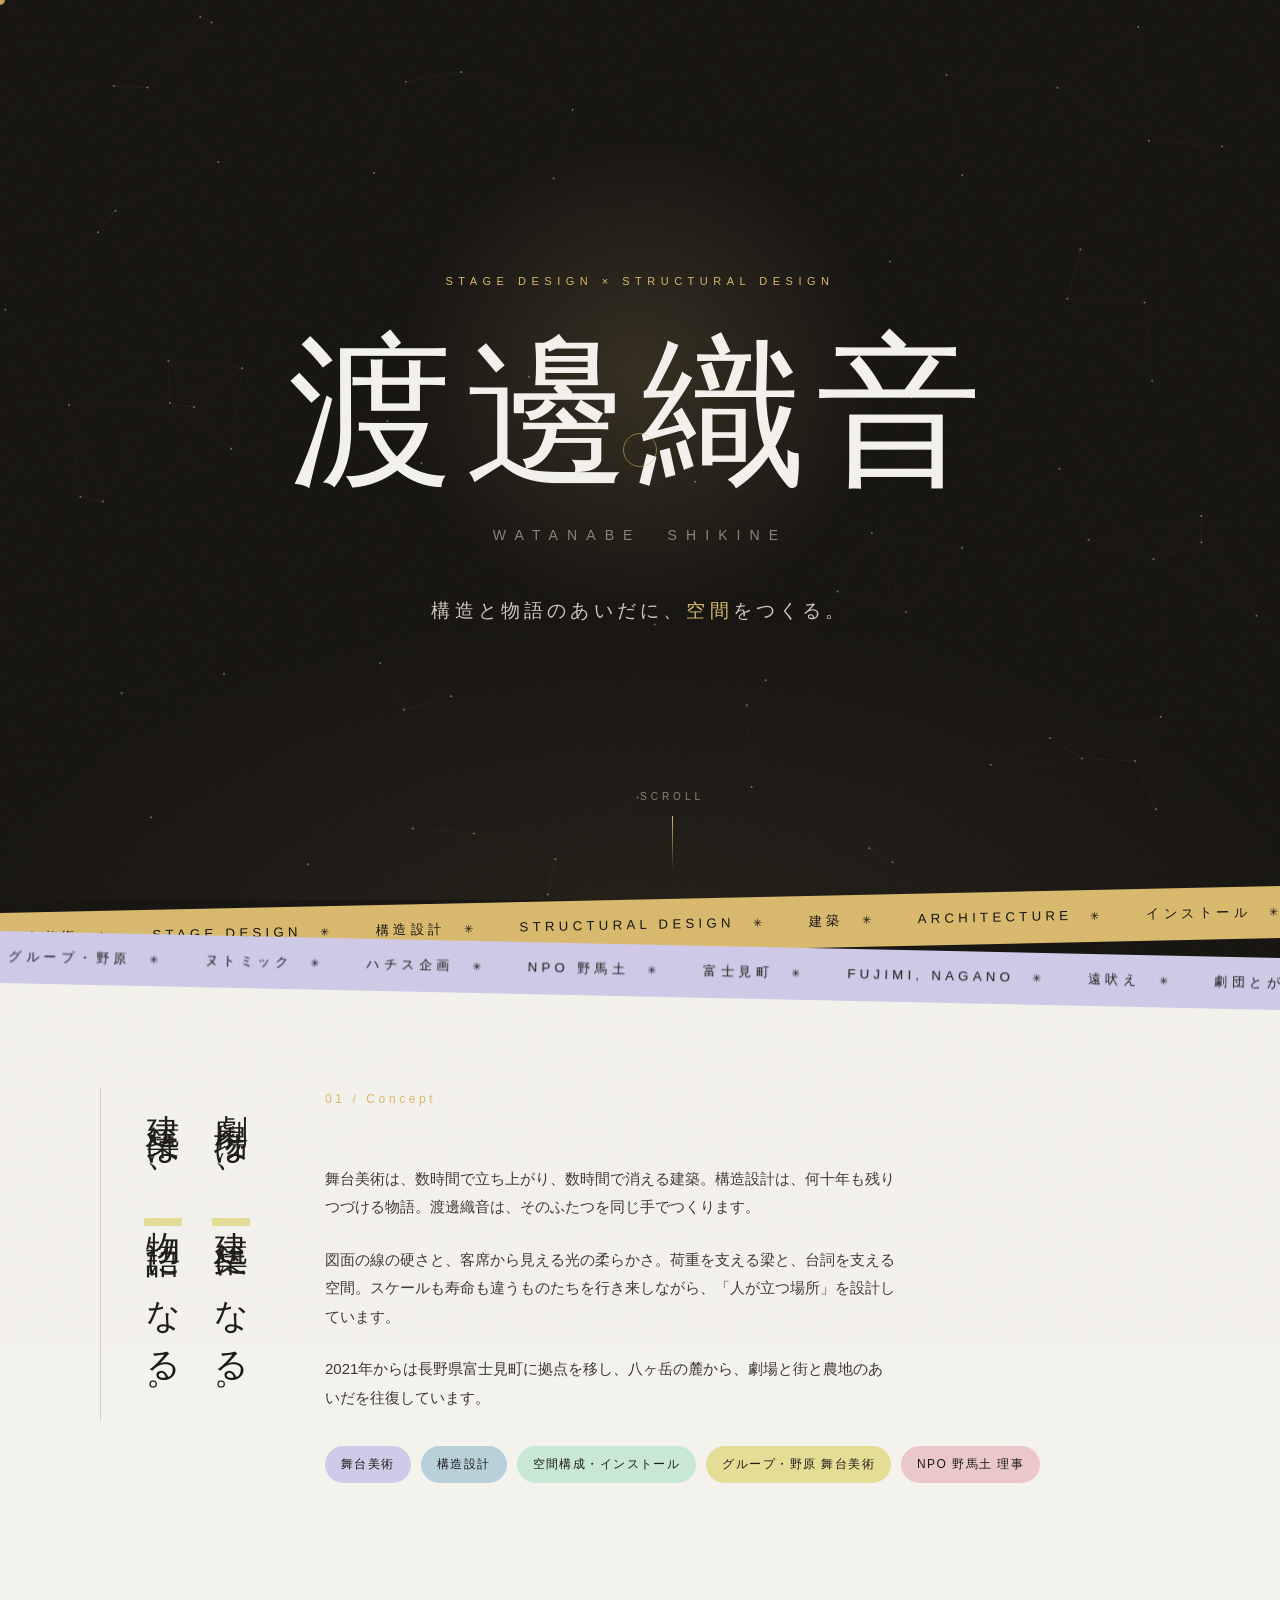
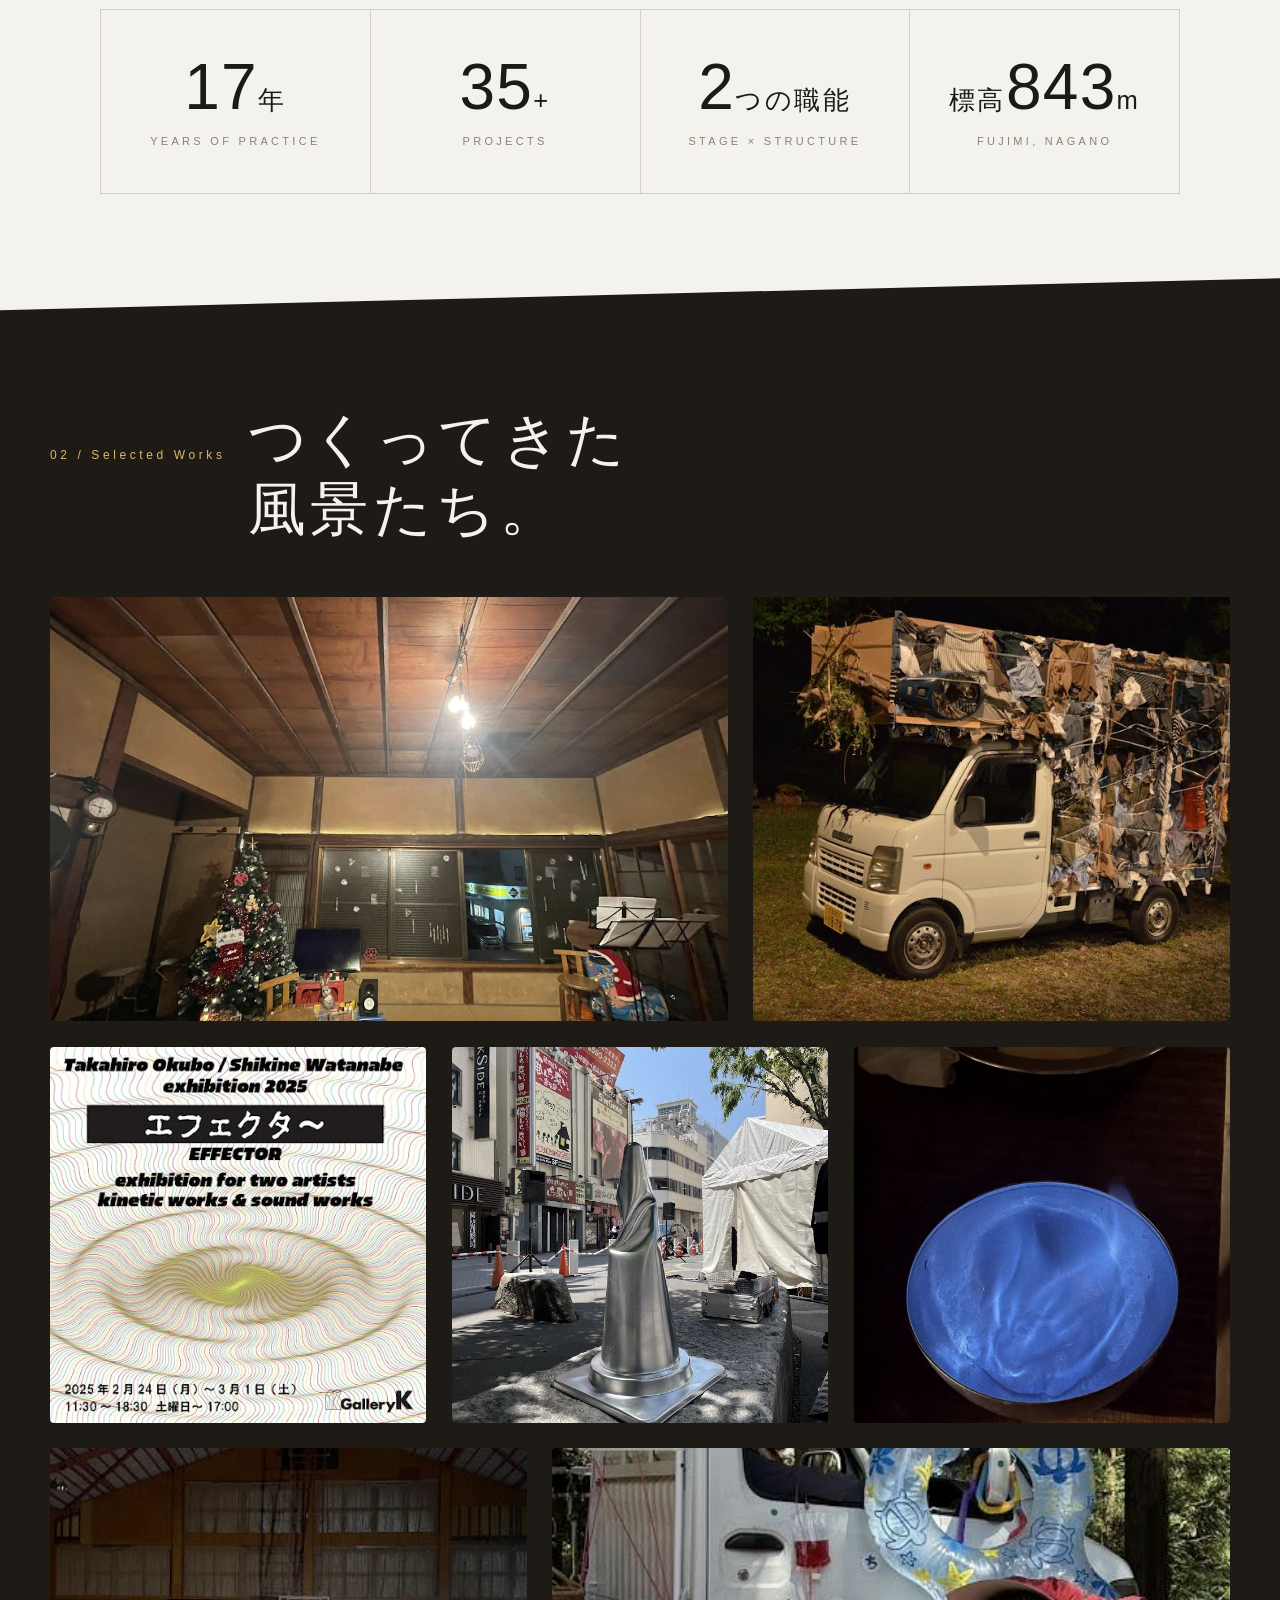
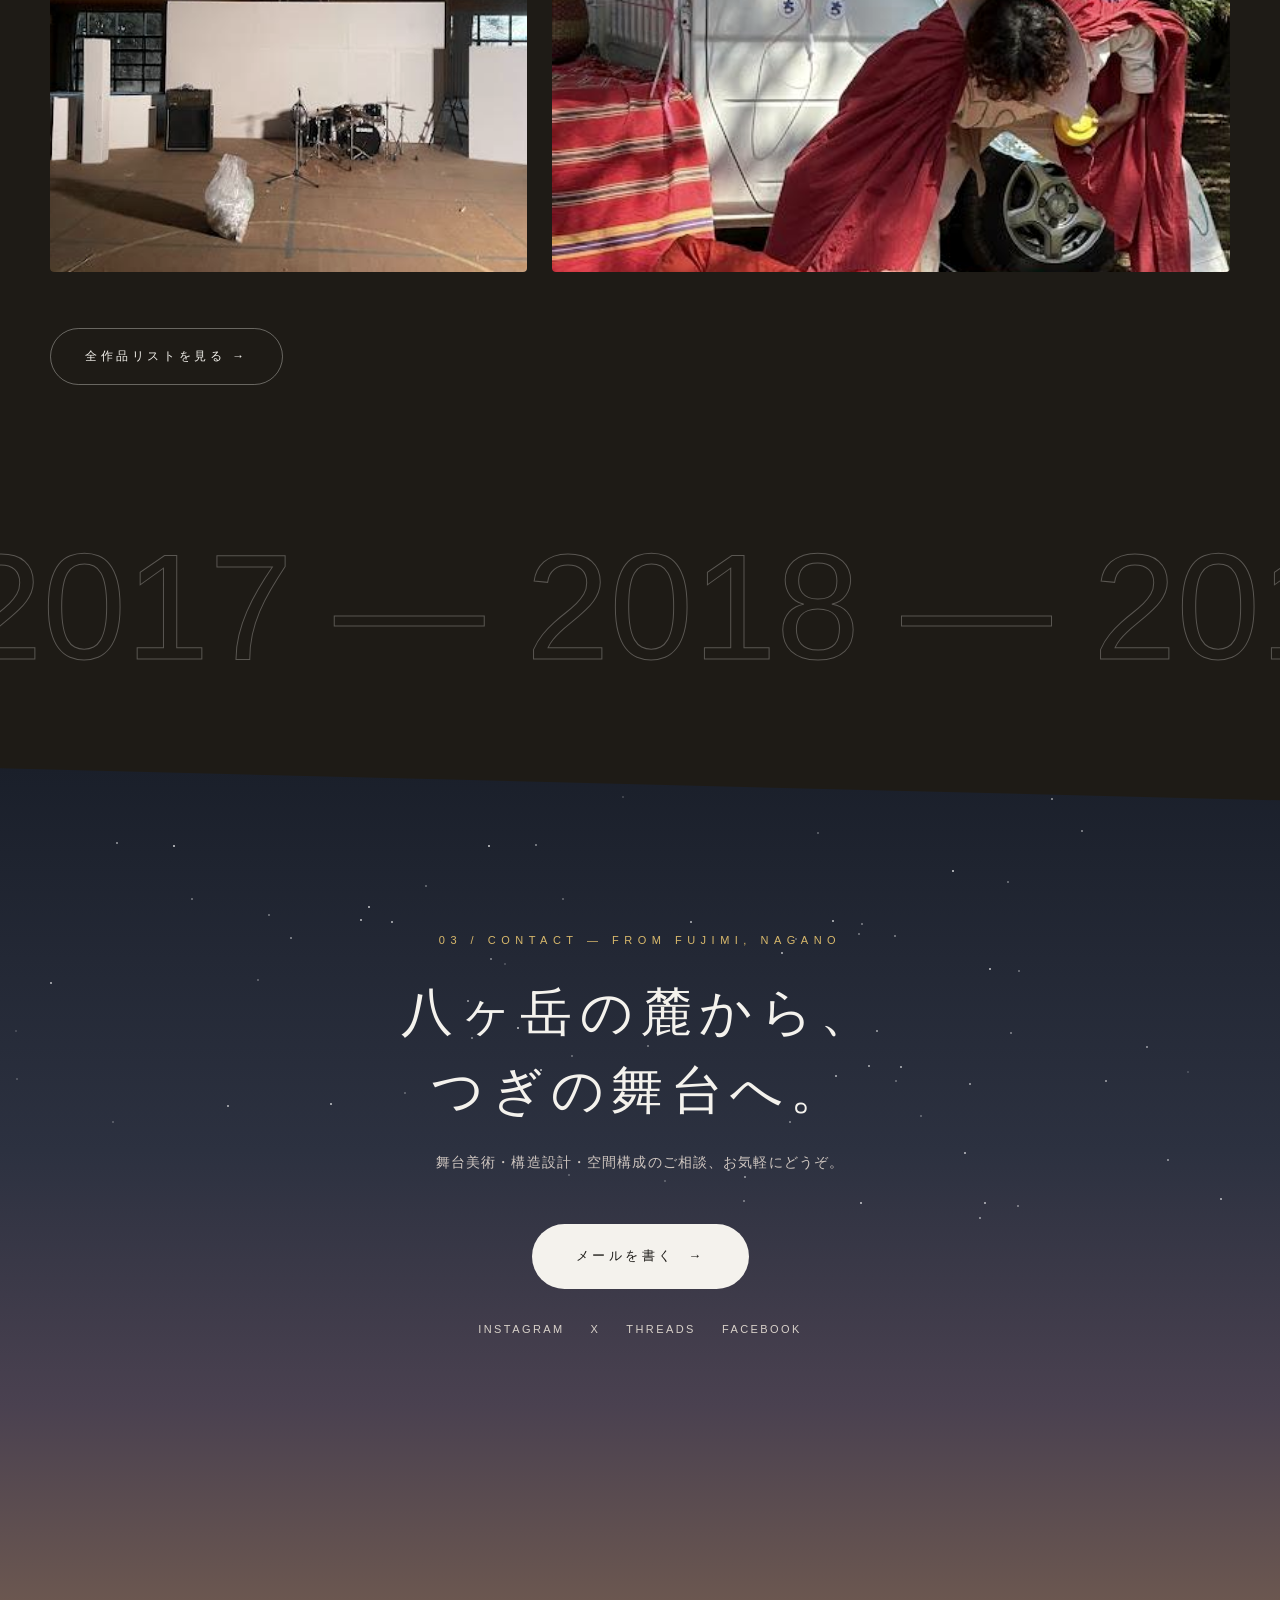
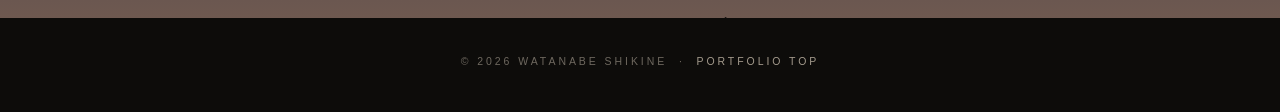
<file: lp.html>
<!DOCTYPE html>
<html lang="ja">
<head>
<meta charset="UTF-8">
<meta name="viewport" content="width=device-width, initial-scale=1.0">
<title>渡邊織音 — 構造と物語のあいだ</title>
<link rel="icon" href="favicon.svg" type="image/svg+xml">
<link rel="icon" href="favicon.ico" sizes="any">
<meta name="description" content="渡邊織音 — 舞台美術・構造設計・建築。構造と物語のあいだに、空間をつくる。">
<meta property="og:type" content="website">
<meta property="og:url" content="https://shikine.github.io/lp.html">
<meta property="og:title" content="渡邊織音 — 構造と物語のあいだ">
<meta property="og:description" content="舞台美術・構造設計・建築・インストール。長野県富士見町を拠点に。">
<style>
/* ════════════════════════════════════════════
   Shikine Watanabe — Landing Page
   「構造と物語のあいだに、空間をつくる。」
   ════════════════════════════════════════════ */
:root{
  --stage:   #14120f;          /* 暗転した舞台 */
  --stage-2: #1e1b16;
  --paper:   #f4f2ed;          /* 既存サイトの紙色 */
  --ink:     #1c1a17;
  --muted:   #8a8378;
  --rule:    #d4cfc6;
  --gold:    #d9b96c;          /* スポットライト */
  --t-stage: #d0cae8;
  --t-arch:  #b8d0d8;
  --t-spatial:#c8e8d4;
  --t-foto:  #e5dd96;
  --t-movie: #eac8c8;
  --ease-out: cubic-bezier(.16,1,.3,1);
  --ease-soft: cubic-bezier(.4,0,.2,1);
}
*,*::before,*::after{box-sizing:border-box;margin:0;padding:0}
html{scroll-behavior:smooth}
body{
  font-family:'Helvetica Neue','Hiragino Kaku Gothic ProN','BIZ UDPGothic','Meiryo',sans-serif;
  background:var(--stage);
  color:var(--paper);
  line-height:1.9;
  overflow-x:hidden;
  cursor:none;
}
@media (hover:none), (pointer:coarse){ body{cursor:auto} }
img{max-width:100%;display:block}
a{color:inherit}

/* ── grain overlay ───────────────────────── */
body::after{
  content:"";position:fixed;inset:-50%;z-index:9990;pointer-events:none;
  background-image:url("data:image/svg+xml,%3Csvg xmlns='http://www.w3.org/2000/svg' width='180' height='180'%3E%3Cfilter id='n'%3E%3CfeTurbulence type='fractalNoise' baseFrequency='0.85' numOctaves='2'/%3E%3C/filter%3E%3Crect width='180' height='180' filter='url(%23n)' opacity='0.05'/%3E%3C/svg%3E");
  animation:grain 7s steps(8) infinite;
}
@keyframes grain{
  0%,100%{transform:translate(0,0)} 12.5%{transform:translate(-2%,3%)}
  25%{transform:translate(3%,-2%)} 37.5%{transform:translate(-3%,-3%)}
  50%{transform:translate(2%,2%)} 62.5%{transform:translate(-2%,1%)}
  75%{transform:translate(3%,-1%)} 87.5%{transform:translate(-1%,-2%)}
}

/* ── custom cursor ───────────────────────── */
#cursor{
  position:fixed;top:0;left:0;width:10px;height:10px;border-radius:50%;
  background:var(--gold);z-index:9999;pointer-events:none;
  transform:translate(-50%,-50%);
  transition:width .3s var(--ease-out),height .3s var(--ease-out),background .3s,opacity .3s;
  mix-blend-mode:difference;
}
#cursor.is-link{width:46px;height:46px;background:#fff}
#cursor-ring{
  position:fixed;top:0;left:0;width:34px;height:34px;border-radius:50%;
  border:1px solid rgba(217,185,108,.55);z-index:9998;pointer-events:none;
  transform:translate(-50%,-50%);
}
@media (hover:none), (pointer:coarse){ #cursor,#cursor-ring{display:none} }

/* ── scroll progress ─────────────────────── */
#progress{
  position:fixed;top:0;left:0;height:2px;width:0;z-index:9995;
  background:linear-gradient(90deg,var(--gold),#fff);
}

/* ── curtain intro ───────────────────────── */
#curtain{position:fixed;inset:0;z-index:9980;display:flex;pointer-events:none}
.curtain-half{
  flex:1;background:
    repeating-linear-gradient(90deg,#5e1620 0 36px,#7a1f2c 36px 72px),
    #5e1620;
  box-shadow:inset 0 -120px 160px rgba(0,0,0,.6);
  transition:transform 1.6s cubic-bezier(.7,0,.2,1);
}
#curtain.open .curtain-left {transform:translateX(-102%)}
#curtain.open .curtain-right{transform:translateX(102%)}
#curtain-label{
  position:fixed;inset:0;z-index:9981;display:flex;flex-direction:column;
  align-items:center;justify-content:center;gap:14px;pointer-events:none;
  transition:opacity .7s ease;
}
#curtain.open + #curtain-label, #curtain-label.hide{opacity:0}
#curtain-label .act{
  font-size:11px;letter-spacing:.55em;text-transform:uppercase;color:var(--gold);
  animation:blink 1.4s ease infinite;
}
@keyframes blink{0%,100%{opacity:1}50%{opacity:.25}}
#curtain-label .open-title{
  font-size:clamp(18px,3.4vw,30px);letter-spacing:.3em;color:#f7ecd6;font-weight:300;
}

/* ── hero ────────────────────────────────── */
#hero{
  position:relative;min-height:100svh;display:flex;flex-direction:column;
  justify-content:center;align-items:center;overflow:hidden;
  background:radial-gradient(ellipse 90% 70% at 50% 110%,#241f17 0%,var(--stage) 60%);
}
#truss{position:absolute;inset:0;width:100%;height:100%;opacity:.8}
#spotlight{
  position:absolute;inset:0;pointer-events:none;
  background:radial-gradient(circle 340px at var(--mx,50%) var(--my,42%),
    rgba(217,185,108,.16),transparent 70%);
  transition:background .15s linear;
}
.hero-inner{position:relative;z-index:2;text-align:center;padding:0 24px}
.hero-kicker{
  font-size:11px;letter-spacing:.5em;text-transform:uppercase;color:var(--gold);
  margin-bottom:26px;opacity:0;animation:rise 1s var(--ease-out) 2.0s forwards;
}
.hero-name{
  font-size:clamp(54px,13vw,170px);font-weight:200;letter-spacing:.06em;
  line-height:1.12;display:flex;justify-content:center;flex-wrap:wrap;
}
.hero-name .ch{
  display:inline-block;opacity:0;
  transform:translateY(70%) rotate(6deg);filter:blur(8px);
  animation:chIn 1.1s var(--ease-out) forwards;
}
@keyframes chIn{to{opacity:1;transform:none;filter:blur(0)}}
.hero-romaji{
  margin-top:18px;font-size:clamp(11px,1.6vw,14px);letter-spacing:.65em;
  text-transform:uppercase;color:var(--muted);
  opacity:0;animation:rise 1s var(--ease-out) 2.6s forwards;
}
.hero-tag{
  margin-top:44px;font-size:clamp(14px,2.2vw,19px);font-weight:300;
  letter-spacing:.22em;color:#cfc8ba;
  opacity:0;animation:rise 1s var(--ease-out) 3.0s forwards;
}
.hero-tag em{font-style:normal;color:var(--gold)}
@keyframes rise{from{opacity:0;transform:translateY(26px)}to{opacity:1;transform:none}}
.scroll-cue{
  position:absolute;bottom:30px;left:50%;transform:translateX(-50%);z-index:2;
  font-size:10px;letter-spacing:.4em;text-transform:uppercase;color:var(--muted);
  display:flex;flex-direction:column;align-items:center;gap:10px;
  opacity:0;animation:rise 1s ease 3.6s forwards;
}
.scroll-cue::after{
  content:"";width:1px;height:54px;background:linear-gradient(var(--gold),transparent);
  animation:cue 1.8s var(--ease-soft) infinite;
}
@keyframes cue{0%{transform:scaleY(0);transform-origin:top}45%{transform:scaleY(1);transform-origin:top}55%{transform:scaleY(1);transform-origin:bottom}100%{transform:scaleY(0);transform-origin:bottom}}

/* ── marquee ─────────────────────────────── */
.marquee{
  background:var(--gold);color:var(--stage);overflow:hidden;white-space:nowrap;
  padding:13px 0;font-size:13px;letter-spacing:.32em;text-transform:uppercase;
  transform:rotate(-1.2deg) scale(1.02);position:relative;z-index:3;
}
.marquee.rev{transform:rotate(1.2deg) scale(1.02);background:var(--t-stage);margin-top:-6px}
.marquee-track{display:inline-flex;animation:marq 28s linear infinite}
.marquee.rev .marquee-track{animation-direction:reverse}
.marquee span{padding:0 1.6em}
.marquee span::after{content:"✳";padding-left:1.6em;font-size:.85em}
@keyframes marq{to{transform:translateX(-50%)}}

/* ── shared section bits ─────────────────── */
section{position:relative}
.sec-head{display:flex;align-items:baseline;gap:22px;margin-bottom:54px;overflow:hidden}
.sec-num{font-size:12px;letter-spacing:.3em;color:var(--gold)}
.sec-title{
  font-size:clamp(30px,5.5vw,58px);font-weight:200;letter-spacing:.08em;line-height:1.2;
}
.sec-title .line{display:block;overflow:hidden}
.sec-title .line>span{display:inline-block;transform:translateY(110%);transition:transform 1s var(--ease-out)}
.in-view .sec-title .line>span{transform:none}
.sec-title .line:nth-child(2)>span{transition-delay:.12s}

/* reveal primitives */
.rv{opacity:0;transform:translateY(38px);transition:opacity .9s var(--ease-out),transform .9s var(--ease-out)}
.rv.in-view{opacity:1;transform:none}
.rv-d1{transition-delay:.1s}.rv-d2{transition-delay:.2s}.rv-d3{transition-delay:.3s}
.rv-d4{transition-delay:.4s}.rv-d5{transition-delay:.5s}

/* ── concept (paper) ─────────────────────── */
#concept{
  background:var(--paper);color:var(--ink);
  padding:clamp(90px,14vh,160px) 24px;
  clip-path:polygon(0 0,100% 2.5vw,100% 100%,0 100%);
  margin-top:-2.6vw;z-index:2;
}
.concept-grid{max-width:1080px;margin:0 auto;display:grid;grid-template-columns:auto 1fr;gap:60px}
.tate{
  writing-mode:vertical-rl;font-size:clamp(22px,3.4vw,34px);font-weight:300;
  letter-spacing:.32em;line-height:2;color:var(--ink);
  border-left:1px solid var(--rule);padding-left:28px;height:max-content;
}
.tate b{font-weight:300;background:linear-gradient(transparent 62%,var(--t-foto) 62%)}
.concept-body p{
  max-width:38em;font-size:15px;color:#3c3831;margin-bottom:1.6em;font-weight:300;
}
.concept-roles{display:flex;flex-wrap:wrap;gap:10px;margin-top:34px}
.role-chip{
  font-size:12px;letter-spacing:.12em;padding:7px 16px;border-radius:999px;
  color:var(--ink);transition:transform .4s var(--ease-out),box-shadow .4s;
}
.role-chip:hover{transform:translateY(-4px) rotate(-1.5deg);box-shadow:0 10px 22px rgba(28,26,23,.16)}
.role-chip.c1{background:var(--t-stage)}.role-chip.c2{background:var(--t-arch)}
.role-chip.c3{background:var(--t-spatial)}.role-chip.c4{background:var(--t-foto)}
.role-chip.c5{background:var(--t-movie)}
@media(max-width:760px){
  .concept-grid{grid-template-columns:1fr}
  .tate{writing-mode:horizontal-tb;border-left:none;border-top:1px solid var(--rule);padding:24px 0 0;letter-spacing:.18em}
}

/* ── numbers ─────────────────────────────── */
#numbers{background:var(--paper);color:var(--ink);padding:0 24px clamp(90px,13vh,150px)}
.num-grid{
  max-width:1080px;margin:0 auto;display:grid;
  grid-template-columns:repeat(auto-fit,minmax(200px,1fr));gap:1px;background:var(--rule);
  border:1px solid var(--rule);
}
.num-cell{background:var(--paper);padding:42px 28px;text-align:center;position:relative;overflow:hidden}
.num-cell::before{
  content:"";position:absolute;inset:0;background:var(--cell,var(--t-foto));
  transform:translateY(101%);transition:transform .5s var(--ease-out);z-index:0;
}
.num-cell:hover::before{transform:none}
.num-cell>*{position:relative;z-index:1}
.num-val{font-size:clamp(40px,6vw,64px);font-weight:200;letter-spacing:.02em;line-height:1.1}
.num-val small{font-size:.4em;letter-spacing:.1em}
.num-label{margin-top:8px;font-size:11px;letter-spacing:.3em;text-transform:uppercase;color:var(--muted)}

/* ── works ───────────────────────────────── */
#works{background:var(--stage-2);padding:clamp(90px,14vh,160px) 24px;
  clip-path:polygon(0 2.5vw,100% 0,100% 100%,0 100%);margin-top:-2.6vw}
.works-inner{max-width:1180px;margin:0 auto}
.works-grid{display:grid;grid-template-columns:repeat(12,1fr);gap:clamp(14px,2vw,26px)}
.work{
  position:relative;overflow:hidden;border-radius:4px;background:#000;
  opacity:0;transform:translateY(60px) scale(.96);
  transition:opacity 1s var(--ease-out),transform 1s var(--ease-out);
}
.work.in-view{opacity:1;transform:none}
.work img{
  width:100%;height:100%;object-fit:cover;aspect-ratio:var(--ar,4/3);
  transition:transform 1.2s var(--ease-out),filter .8s;
  filter:saturate(.85) contrast(1.02);
}
.work:hover img{transform:scale(1.07) rotate(.6deg);filter:saturate(1.1)}
.work figcaption{
  position:absolute;inset:auto 0 0 0;padding:38px 18px 14px;
  background:linear-gradient(transparent,rgba(10,9,7,.88));
  font-size:12.5px;letter-spacing:.06em;font-weight:300;
  transform:translateY(30%);opacity:0;transition:.6s var(--ease-out);
}
.work:hover figcaption{transform:none;opacity:1}
.work figcaption .wcat{color:var(--gold);font-size:10px;letter-spacing:.3em;text-transform:uppercase;display:block;margin-bottom:3px}
.w-7{grid-column:span 7}.w-5{grid-column:span 5}.w-4{grid-column:span 4}
.w-6{grid-column:span 6}.w-8{grid-column:span 8}
@media(max-width:760px){
  .works-grid{grid-template-columns:1fr 1fr}
  .work{grid-column:span 2}
  .work:nth-child(n+3){grid-column:span 1}
}
.works-more{
  display:inline-block;margin-top:56px;font-size:12px;letter-spacing:.3em;
  text-transform:uppercase;text-decoration:none;color:var(--paper);
  padding:16px 34px;border:1px solid rgba(244,242,237,.35);border-radius:999px;
  position:relative;overflow:hidden;transition:color .45s;
}
.works-more::before{
  content:"";position:absolute;inset:0;background:var(--paper);
  transform:translateY(101%);transition:transform .45s var(--ease-out);z-index:-1;
  border-radius:inherit;
}
.works-more:hover{color:var(--stage)}
.works-more:hover::before{transform:none}

/* ── flow / years strip ──────────────────── */
#years{background:var(--stage-2);padding:0 0 clamp(80px,12vh,140px);overflow:hidden}
.years-strip{
  font-size:clamp(60px,12vw,150px);font-weight:200;color:transparent;
  -webkit-text-stroke:1px rgba(244,242,237,.28);white-space:nowrap;line-height:1.15;
  will-change:transform;
}
.years-strip b{font-weight:200;color:var(--gold);-webkit-text-stroke:0}

/* ── mountains / contact ─────────────────── */
#yama{
  position:relative;background:linear-gradient(#1a1f2a 0%,#2c3140 45%,#4a4150 75%,#6e5950 100%);
  padding:clamp(110px,18vh,200px) 24px 0;overflow:hidden;
  clip-path:polygon(0 0,100% 2.5vw,100% 100%,0 100%);margin-top:-2.6vw;
}
.stars{position:absolute;inset:0;pointer-events:none}
.star{position:absolute;width:2px;height:2px;border-radius:50%;background:#fff;animation:tw 3s ease infinite}
@keyframes tw{0%,100%{opacity:.15}50%{opacity:.9}}
.yama-inner{position:relative;z-index:2;text-align:center;max-width:760px;margin:0 auto}
.yama-kicker{font-size:11px;letter-spacing:.5em;text-transform:uppercase;color:var(--gold);margin-bottom:22px}
.yama-title{font-size:clamp(28px,5vw,52px);font-weight:200;letter-spacing:.14em;line-height:1.5}
.yama-sub{margin-top:20px;color:#cfc6c0;font-size:14px;font-weight:300;letter-spacing:.08em}
.cta{
  display:inline-flex;align-items:center;gap:14px;margin-top:48px;
  font-size:13px;letter-spacing:.26em;text-transform:uppercase;text-decoration:none;
  background:var(--paper);color:var(--ink);padding:20px 44px;border-radius:999px;
  transition:transform .3s var(--ease-out),box-shadow .3s;will-change:transform;
}
.cta:hover{box-shadow:0 18px 44px rgba(0,0,0,.4)}
.cta .arrow{transition:transform .3s var(--ease-out)}
.cta:hover .arrow{transform:translateX(6px)}
.yama-sns{margin-top:30px;display:flex;justify-content:center;gap:26px;font-size:11px;letter-spacing:.22em;text-transform:uppercase}
.yama-sns a{color:#d9d2ca;text-decoration:none;position:relative}
.yama-sns a::after{
  content:"";position:absolute;left:0;bottom:-4px;width:100%;height:1px;background:var(--gold);
  transform:scaleX(0);transform-origin:right;transition:transform .4s var(--ease-out);
}
.yama-sns a:hover::after{transform:scaleX(1);transform-origin:left}
.ridge{display:block;width:100%;margin-top:60px;position:relative;z-index:1}
.ridge-2{margin-top:-23vw}
footer{
  background:#0d0c0a;text-align:center;padding:34px 24px 40px;
  font-size:10.5px;letter-spacing:.28em;text-transform:uppercase;color:#6e685f;
}
footer a{color:#a39a8c;text-decoration:none}

/* ── reduced motion ──────────────────────── */
@media (prefers-reduced-motion:reduce){
  *,*::before,*::after{animation-duration:.01ms !important;animation-iteration-count:1 !important;transition-duration:.01ms !important}
  body{cursor:auto}
  #cursor,#cursor-ring,#curtain,#curtain-label{display:none}
  .rv,.work,.sec-title .line>span{opacity:1;transform:none}
  html{scroll-behavior:auto}
}
</style>
</head>
<body>

<div id="progress"></div>
<div id="cursor"></div>
<div id="cursor-ring"></div>

<!-- ═══ 開幕 ═══ -->
<div id="curtain">
  <div class="curtain-half curtain-left"></div>
  <div class="curtain-half curtain-right"></div>
</div>
<div id="curtain-label">
  <div class="act">Act 0 — Opening</div>
  <div class="open-title">まもなく開演します</div>
</div>

<!-- ═══ HERO ═══ -->
<section id="hero">
  <canvas id="truss"></canvas>
  <div id="spotlight"></div>
  <div class="hero-inner">
    <p class="hero-kicker">Stage Design × Structural Design</p>
    <h1 class="hero-name" aria-label="渡邊織音">
      <span class="ch" style="animation-delay:1.7s">渡</span><span class="ch" style="animation-delay:1.85s">邊</span><span class="ch" style="animation-delay:2.0s">織</span><span class="ch" style="animation-delay:2.15s">音</span>
    </h1>
    <p class="hero-romaji">Watanabe&nbsp;&nbsp;Shikine</p>
    <p class="hero-tag">構造と物語のあいだに、<em>空間</em>をつくる。</p>
  </div>
  <div class="scroll-cue">Scroll</div>
</section>

<!-- ═══ MARQUEE ═══ -->
<div class="marquee" aria-hidden="true">
  <div class="marquee-track">
    <span>舞台美術</span><span>Stage Design</span><span>構造設計</span><span>Structural Design</span><span>建築</span><span>Architecture</span><span>インストール</span><span>Installation</span><span>空間構成</span><span>Spatial Design</span>
    <span>舞台美術</span><span>Stage Design</span><span>構造設計</span><span>Structural Design</span><span>建築</span><span>Architecture</span><span>インストール</span><span>Installation</span><span>空間構成</span><span>Spatial Design</span>
  </div>
</div>
<div class="marquee rev" aria-hidden="true">
  <div class="marquee-track">
    <span>グループ・野原</span><span>ヌトミック</span><span>ハチス企画</span><span>NPO 野馬土</span><span>富士見町</span><span>Fujimi, Nagano</span><span>遠吠え</span><span>劇団とがりねずみ</span>
    <span>グループ・野原</span><span>ヌトミック</span><span>ハチス企画</span><span>NPO 野馬土</span><span>富士見町</span><span>Fujimi, Nagano</span><span>遠吠え</span><span>劇団とがりねずみ</span>
  </div>
</div>

<!-- ═══ CONCEPT ═══ -->
<section id="concept">
  <div class="concept-grid">
    <h2 class="tate rv">劇場は、<b>建築</b>になる。<br>建築は、<b>物語</b>になる。</h2>
    <div class="concept-body">
      <div class="sec-head rv">
        <span class="sec-num">01 / Concept</span>
      </div>
      <p class="rv rv-d1">舞台美術は、数時間で立ち上がり、数時間で消える建築。構造設計は、何十年も残りつづける物語。渡邊織音は、そのふたつを同じ手でつくります。</p>
      <p class="rv rv-d2">図面の線の硬さと、客席から見える光の柔らかさ。荷重を支える梁と、台詞を支える空間。スケールも寿命も違うものたちを行き来しながら、「人が立つ場所」を設計しています。</p>
      <p class="rv rv-d3">2021年からは長野県富士見町に拠点を移し、八ヶ岳の麓から、劇場と街と農地のあいだを往復しています。</p>
      <div class="concept-roles rv rv-d4">
        <span class="role-chip c1">舞台美術</span>
        <span class="role-chip c2">構造設計</span>
        <span class="role-chip c3">空間構成・インストール</span>
        <span class="role-chip c4">グループ・野原 舞台美術</span>
        <span class="role-chip c5">NPO 野馬土 理事</span>
      </div>
    </div>
  </div>
</section>

<!-- ═══ NUMBERS ═══ -->
<section id="numbers">
  <div class="num-grid">
    <div class="num-cell rv" style="--cell:var(--t-foto)">
      <div class="num-val"><span class="count" data-to="20">0</span><small>年</small></div>
      <div class="num-label">Years of practice</div>
    </div>
    <div class="num-cell rv rv-d1" style="--cell:var(--t-stage)">
      <div class="num-val"><span class="count" data-to="40">0</span><small>+</small></div>
      <div class="num-label">Projects</div>
    </div>
    <div class="num-cell rv rv-d2" style="--cell:var(--t-arch)">
      <div class="num-val"><span class="count" data-to="2">0</span><small>つの職能</small></div>
      <div class="num-label">Stage × Structure</div>
    </div>
    <div class="num-cell rv rv-d3" style="--cell:var(--t-spatial)">
      <div class="num-val"><small>標高</small><span class="count" data-to="970">0</span><small>m</small></div>
      <div class="num-label">Fujimi, Nagano</div>
    </div>
  </div>
</section>

<!-- ═══ WORKS ═══ -->
<section id="works">
  <div class="works-inner">
    <div class="sec-head">
      <span class="sec-num">02 / Selected Works</span>
      <h2 class="sec-title">
        <span class="line"><span>つくってきた</span></span>
        <span class="line"><span>風景たち。</span></span>
      </h2>
    </div>
    <div class="works-grid">
      <figure class="work w-7" style="--ar:16/10">
        <img src="thumnail/nutmick-hiroba-yokosuka-2021.jpg" alt="ヌトミックの広場『何事もチューン』" loading="lazy">
        <figcaption><span class="wcat">Stage Design</span>ヌトミックの広場『何事もチューン』 — 横須賀 / 2021</figcaption>
      </figure>
      <figure class="work w-5" style="--ar:4/3">
        <img src="thumnail/nohara-toga-2018.jpg" alt="グループ・野原 利賀" loading="lazy">
        <figcaption><span class="wcat">Stage Design</span>グループ・野原 — 利賀 / 2018</figcaption>
      </figure>
      <figure class="work w-4" style="--ar:1/1">
        <img src="thumnail/effector-gallery-k-2025.jpg" alt="EFFECTOR — Gallery K" loading="lazy">
        <figcaption><span class="wcat">Exhibition</span>EFFECTOR — Gallery K / 2025</figcaption>
      </figure>
      <figure class="work w-4" style="--ar:1/1">
        <img src="thumnail/tact-nutmick-koko-2022.jpg" alt="ヌトミック『ここは出口ではない』" loading="lazy">
        <figcaption><span class="wcat">Stage Design</span>ヌトミック — TACT / 2022</figcaption>
      </figure>
      <figure class="work w-4" style="--ar:1/1">
        <img src="thumnail/shiroi-hanami-2023.jpg" alt="しろい花見" loading="lazy">
        <figcaption><span class="wcat">Installation</span>しろい花見 / 2023</figcaption>
      </figure>
      <figure class="work w-5" style="--ar:4/3">
        <img src="thumnail/tooboe-houkou-2024.jpg" alt="遠吠え『咆哮』" loading="lazy">
        <figcaption><span class="wcat">Stage Design</span>遠吠え『咆哮』 / 2024</figcaption>
      </figure>
      <figure class="work w-7" style="--ar:16/10">
        <img src="thumnail/babushka-chichichi-2026.jpg" alt="バブシカ『チチチ』" loading="lazy">
        <figcaption><span class="wcat">Stage Design</span>バブシカ『チチチ』 / 2026</figcaption>
      </figure>
    </div>
    <a class="works-more" href="index.html#works-section">全作品リストを見る →</a>
  </div>
</section>

<!-- ═══ YEARS STRIP ═══ -->
<section id="years" aria-hidden="true">
  <div class="years-strip" data-speed="-0.35">2006 — 2011 — 2017 — 2018 — 2019 — <b>2021</b> — 2022 — 2023 — 2024 — 2025 — <b>2026</b> — and beyond …</div>
</section>

<!-- ═══ MOUNTAINS / CONTACT ═══ -->
<section id="yama">
  <div class="stars" id="stars"></div>
  <div class="yama-inner">
    <p class="yama-kicker rv">03 / Contact — From Fujimi, Nagano</p>
    <h2 class="yama-title rv rv-d1">八ヶ岳の麓から、<br>つぎの舞台へ。</h2>
    <p class="yama-sub rv rv-d2">舞台美術・構造設計・空間構成のご相談、お気軽にどうぞ。</p>
    <a class="cta rv rv-d3" id="magnet" href="mailto:watanabeshikine@gmail.com">
      メールを書く <span class="arrow">→</span>
    </a>
    <div class="yama-sns rv rv-d4">
      <a href="https://www.instagram.com/watanabeshikine/" target="_blank" rel="noopener">Instagram</a>
      <a href="https://twitter.com/watanabeshikine" target="_blank" rel="noopener">X</a>
      <a href="https://www.threads.net/@watanabeshikine" target="_blank" rel="noopener">Threads</a>
      <a href="https://www.facebook.com/watanabeshikine" target="_blank" rel="noopener">Facebook</a>
    </div>
  </div>
  <svg class="ridge" data-speed="0.12" viewBox="0 0 1440 280" preserveAspectRatio="none" aria-hidden="true">
    <path d="M0,280 L0,190 L140,120 L260,170 L420,60 L560,150 L720,30 L880,140 L1030,80 L1180,160 L1320,110 L1440,170 L1440,280 Z" fill="#221e26" opacity=".75"/>
  </svg>
  <svg class="ridge ridge-2" data-speed="0.05" viewBox="0 0 1440 320" preserveAspectRatio="none" aria-hidden="true">
    <path d="M0,320 L0,230 L180,150 L330,210 L520,90 L660,190 L820,70 L990,180 L1150,120 L1300,200 L1440,150 L1440,320 Z" fill="#0d0c0a"/>
  </svg>
</section>

<footer>
  <p>© <span id="yr">2026</span> Watanabe Shikine &nbsp;·&nbsp; <a href="index.html">Portfolio Top</a></p>
</footer>

<script>
(function(){
  "use strict";
  const reduced = matchMedia("(prefers-reduced-motion: reduce)").matches;
  document.getElementById("yr").textContent = new Date().getFullYear();

  /* ── 開幕：緞帳 ─────────────────────────── */
  const curtain = document.getElementById("curtain");
  const label   = document.getElementById("curtain-label");
  if (reduced) {
    curtain.remove(); label.remove();
  } else {
    setTimeout(() => {
      curtain.classList.add("open");
      label.classList.add("hide");
      setTimeout(() => { curtain.remove(); label.remove(); }, 1800);
    }, 1400);
  }

  /* ── カスタムカーソル ───────────────────── */
  const cur  = document.getElementById("cursor");
  const ring = document.getElementById("cursor-ring");
  if (cur && matchMedia("(hover:hover)").matches && !reduced) {
    let mx = innerWidth/2, my = innerHeight/2, rx = mx, ry = my;
    addEventListener("mousemove", e => {
      mx = e.clientX; my = e.clientY;
      cur.style.left = mx + "px"; cur.style.top = my + "px";
    });
    (function ringLoop(){
      rx += (mx - rx) * .14; ry += (my - ry) * .14;
      ring.style.left = rx + "px"; ring.style.top = ry + "px";
      requestAnimationFrame(ringLoop);
    })();
    document.querySelectorAll("a, .role-chip, .work").forEach(el => {
      el.addEventListener("mouseenter", () => cur.classList.add("is-link"));
      el.addEventListener("mouseleave", () => cur.classList.remove("is-link"));
    });
  }

  /* ── スクロール進捗 & パララックス ──────── */
  const progress = document.getElementById("progress");
  const pxEls = document.querySelectorAll("[data-speed]");
  function onScroll(){
    const max = document.documentElement.scrollHeight - innerHeight;
    progress.style.width = (max > 0 ? scrollY / max * 100 : 0) + "%";
    if (reduced) return;
    pxEls.forEach(el => {
      const r = el.getBoundingClientRect();
      const mid = r.top + r.height/2 - innerHeight/2;
      el.style.transform = "translateX(" + (el.classList.contains("years-strip") ? mid * el.dataset.speed : 0) + "px) translateY(" + (el.classList.contains("years-strip") ? 0 : mid * el.dataset.speed) + "px)";
    });
  }
  addEventListener("scroll", onScroll, {passive:true});
  onScroll();

  /* ── 出現アニメーション ─────────────────── */
  const io = new IntersectionObserver(entries => {
    entries.forEach(en => {
      if (en.isIntersecting) {
        en.target.classList.add("in-view");
        if (en.target.querySelector?.(".count")) startCount(en.target);
        io.unobserve(en.target);
      }
    });
  }, {threshold:.18, rootMargin:"0px 0px -6% 0px"});
  document.querySelectorAll(".rv, .work, .sec-head, #numbers .num-grid").forEach(el => io.observe(el));
  document.querySelectorAll(".sec-head").forEach(h => io.observe(h.parentElement));

  /* ── カウントアップ ─────────────────────── */
  function startCount(scope){
    scope.querySelectorAll(".count").forEach(el => {
      const to = +el.dataset.to, dur = 1600, t0 = performance.now();
      if (reduced) { el.textContent = to; return; }
      (function tick(t){
        const p = Math.min((t - t0) / dur, 1);
        el.textContent = Math.round(to * (1 - Math.pow(1 - p, 3)));
        if (p < 1) requestAnimationFrame(tick);
      })(t0);
    });
  }

  /* ── ヒーロー：トラス（構造）キャンバス ──── */
  const cv = document.getElementById("truss");
  if (cv && !reduced) {
    const ctx = cv.getContext("2d");
    let W, H, nodes = [], mouse = {x:-9999, y:-9999};
    function resize(){
      W = cv.width = cv.offsetWidth * devicePixelRatio;
      H = cv.height = cv.offsetHeight * devicePixelRatio;
      const n = Math.min(70, Math.floor(cv.offsetWidth / 16));
      nodes = Array.from({length:n}, () => ({
        x: Math.random()*W, y: Math.random()*H,
        vx:(Math.random()-.5)*.18*devicePixelRatio,
        vy:(Math.random()-.5)*.18*devicePixelRatio
      }));
    }
    resize(); addEventListener("resize", resize);
    cv.parentElement.addEventListener("mousemove", e => {
      const r = cv.getBoundingClientRect();
      mouse.x = (e.clientX - r.left) * devicePixelRatio;
      mouse.y = (e.clientY - r.top) * devicePixelRatio;
      cv.parentElement.style.setProperty("--mx", (e.clientX - r.left) + "px");
      cv.parentElement.style.setProperty("--my", (e.clientY - r.top) + "px");
    });
    const LINK = 150 * devicePixelRatio;
    (function draw(){
      ctx.clearRect(0,0,W,H);
      nodes.forEach(p => {
        p.x += p.vx; p.y += p.vy;
        if (p.x < 0 || p.x > W) p.vx *= -1;
        if (p.y < 0 || p.y > H) p.vy *= -1;
        const dx = p.x - mouse.x, dy = p.y - mouse.y, d = Math.hypot(dx,dy);
        if (d < 120 * devicePixelRatio && d > 0) { p.x += dx/d * .8; p.y += dy/d * .8; }
      });
      for (let i = 0; i < nodes.length; i++){
        for (let j = i+1; j < nodes.length; j++){
          const a = nodes[i], b = nodes[j];
          const d = Math.hypot(a.x-b.x, a.y-b.y);
          if (d < LINK){
            ctx.strokeStyle = "rgba(217,185,108," + (.16 * (1 - d/LINK)) + ")";
            ctx.lineWidth = devicePixelRatio * .6;
            ctx.beginPath(); ctx.moveTo(a.x,a.y); ctx.lineTo(b.x,b.y); ctx.stroke();
          }
        }
      }
      ctx.fillStyle = "rgba(244,242,237,.5)";
      nodes.forEach(p => { ctx.beginPath(); ctx.arc(p.x,p.y,devicePixelRatio,0,7); ctx.fill(); });
      requestAnimationFrame(draw);
    })();
  }

  /* ── 星空 ───────────────────────────────── */
  const stars = document.getElementById("stars");
  if (stars) {
    for (let i = 0; i < 70; i++){
      const s = document.createElement("i");
      s.className = "star";
      s.style.left = Math.random()*100 + "%";
      s.style.top  = Math.random()*55 + "%";
      s.style.animationDelay = (Math.random()*3) + "s";
      s.style.opacity = .2 + Math.random()*.6;
      stars.appendChild(s);
    }
  }

  /* ── マグネットCTA ──────────────────────── */
  const magnet = document.getElementById("magnet");
  if (magnet && matchMedia("(hover:hover)").matches && !reduced) {
    magnet.addEventListener("mousemove", e => {
      const r = magnet.getBoundingClientRect();
      const x = e.clientX - r.left - r.width/2;
      const y = e.clientY - r.top  - r.height/2;
      magnet.style.transform = "translate(" + x*.25 + "px," + y*.35 + "px)";
    });
    magnet.addEventListener("mouseleave", () => magnet.style.transform = "");
  }
})();
</script>
</body>
</html>
</file>
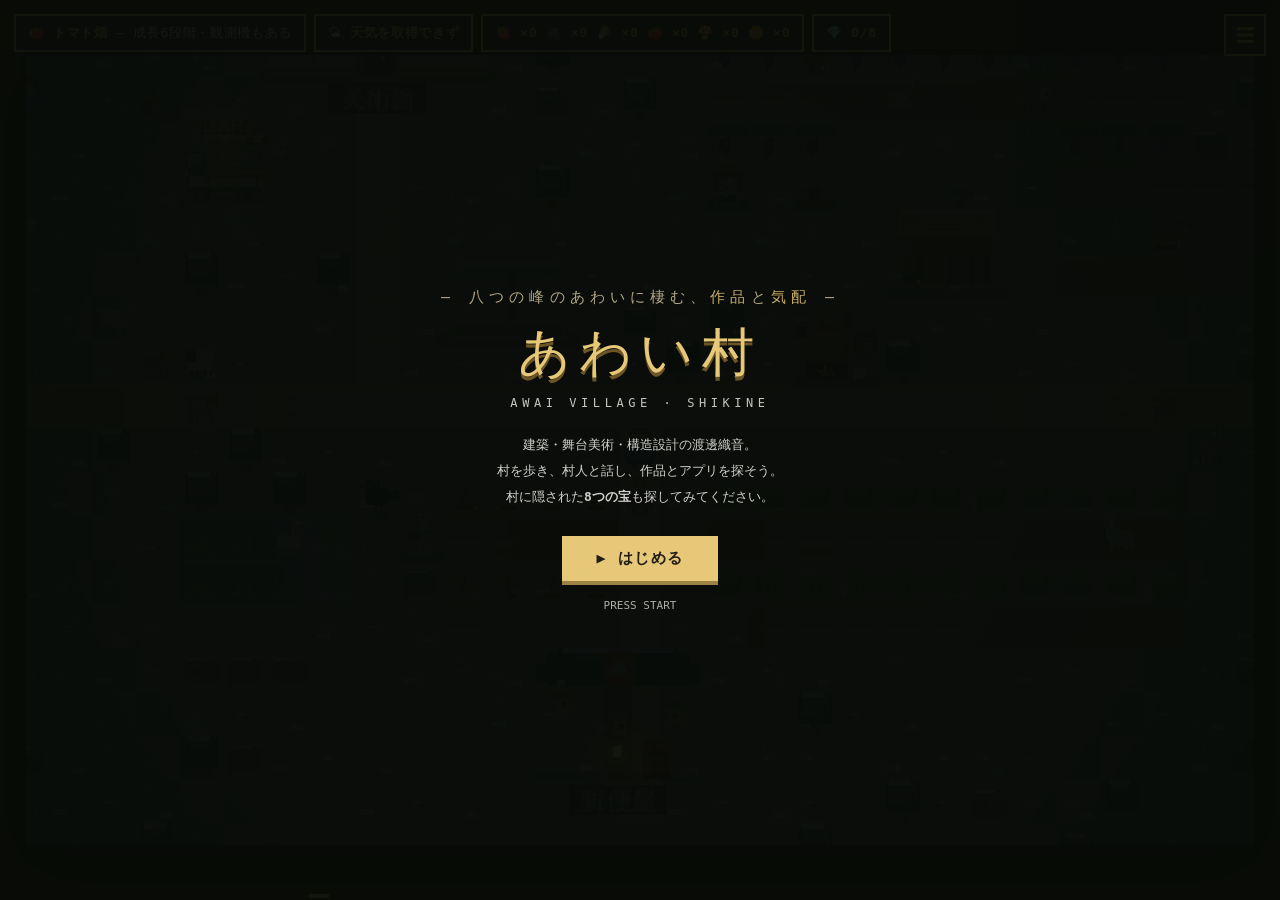
<file: rpg.html>
<!DOCTYPE html>
<html lang="ja">
<head>
<meta charset="UTF-8">
<meta name="viewport" content="width=device-width, initial-scale=1.0">
<title>渡邊織音 — あわい村</title>
<link rel="icon" href="favicon.svg" type="image/svg+xml">
<link rel="icon" href="favicon.ico" sizes="any">
<meta name="description" content="渡邊織音のポートフォリオを「歩いて」探索する2D RPG風ランディングページ。">
<meta property="og:type" content="website">
<meta property="og:url" content="https://shikine.github.io/rpg.html">
<meta property="og:title" content="あわい村 — WATANABE Shikine">
<meta property="og:description" content="ドット絵の村を歩いて、舞台美術・建築・アプリを探索する。">
<meta property="og:image" content="https://shikine.github.io/ogp-rpg.png">
<meta property="og:image:width" content="1200">
<meta property="og:image:height" content="630">
<meta name="twitter:card" content="summary_large_image">
<!-- Google Tag Manager -->
<script>(function(w,d,s,l,i){w[l]=w[l]||[];w[l].push({'gtm.start':
new Date().getTime(),event:'gtm.js'});var f=d.getElementsByTagName(s)[0],
j=d.createElement(s),dl=l!='dataLayer'?'&l='+l:'';j.async=true;j.src=
'https://www.googletagmanager.com/gtm.js?id='+i+dl;f.parentNode.insertBefore(j,f);
})(window,document,'script','dataLayer','GTM-MGHRS2C5');</script>
<!-- End Google Tag Manager -->
<!-- Google Analytics 4 -->
<script async src="https://www.googletagmanager.com/gtag/js?id=G-H74SXF1W59"></script>
<script>
  window.dataLayer = window.dataLayer || [];
  function gtag(){dataLayer.push(arguments);}
  gtag('js', new Date());
  gtag('config', 'G-H74SXF1W59');
</script>
<!-- End Google Analytics 4 -->
<style>
  :root{ --gold:#e7c878; --paper:#f4f2ed; --box:#221d16; }
  *{margin:0;padding:0;box-sizing:border-box}
  html,body{height:100%;background:#0c0f0a;overflow:hidden;
    font-family:'BIZ UDPGothic','Hiragino Kaku Gothic ProN','Meiryo',monospace;
    color:var(--paper);-webkit-user-select:none;user-select:none;touch-action:none}
  input,textarea{-webkit-user-select:text;user-select:text}  /* フォーム入力は選択可能に */
  #game{position:fixed;inset:0;display:grid;place-items:center}
  canvas{image-rendering:pixelated;image-rendering:crisp-edges;
    box-shadow:0 0 0 4px #000,0 16px 64px rgba(0,0,0,.65);
    width:min(96vw, calc(92vh * 28 / 18)); height:auto;
    max-width:96vw; max-height:92vh}

  #hud{position:fixed;top:14px;left:14px;right:64px;display:flex;flex-wrap:wrap;
    align-items:flex-start;gap:8px;pointer-events:none;z-index:5}
  .tag{background:rgba(20,18,15,.82);border:2px solid var(--gold);
    padding:7px 12px;font-size:13px;letter-spacing:.05em;line-height:1.5}
  .tag b{color:var(--gold)}
  #warn{border-color:#e8913a;background:rgba(58,30,14,.9);align-items:center;gap:5px;
    animation:warnpulse 1.6s ease-in-out infinite;pointer-events:auto;cursor:pointer}
  #warn b{color:#ffb45a}
  #warn a{color:inherit;text-decoration:none}
  @keyframes warnpulse{50%{border-color:#ffcf7a}}
  .hint{font-size:11px;color:#d8d2c4;opacity:.9}

  #dlg{position:fixed;left:50%;bottom:18px;transform:translateX(-50%) translateY(150%);
    width:min(700px,94vw);background:var(--box);border:3px solid var(--gold);
    box-shadow:0 0 0 3px #000;padding:16px 20px 16px;z-index:20;
    transition:transform .26s cubic-bezier(.16,1,.3,1)}
  #dlg.show{transform:translateX(-50%) translateY(0)}
  #dlg .who{position:absolute;top:-14px;left:16px;background:var(--gold);color:#221d16;
    font-size:12px;font-weight:bold;padding:2px 10px;letter-spacing:.05em}
  #dlg h2{color:var(--gold);font-size:17px;margin-bottom:8px;letter-spacing:.04em}
  #dlg .body{font-size:14px;line-height:1.85;max-height:44vh;overflow:auto}
  #dlg .body a{color:var(--gold)}
  #dlg .body ul{list-style:none;display:flex;flex-direction:column;gap:6px;margin-top:8px}
  #dlg .body li{border-left:3px solid var(--gold);padding-left:10px}
  #dlg .close{position:absolute;top:8px;right:12px;color:var(--paper);font-size:18px;cursor:pointer;opacity:.7}
  #dlg .close:hover{opacity:1}
  #dlg .more{display:inline-block;margin-top:12px;border:2px solid var(--gold);
    padding:6px 14px;color:var(--gold);text-decoration:none;font-size:13px}
  #dlg .next{position:absolute;right:14px;bottom:10px;color:var(--gold);font-size:13px;
    animation:bl 1s steps(2) infinite}
  #dlg .dlgq{margin-bottom:10px}
  #dlg .dlgchoices{display:flex;flex-direction:column;gap:8px;margin-top:4px}
  #dlg .dlgchoice{background:rgba(231,200,120,.10);border:2px solid var(--gold);color:var(--paper);
    font-family:inherit;font-size:14px;text-align:left;padding:11px 13px;cursor:pointer;line-height:1.5}
  #dlg .dlgchoice:hover{background:var(--gold);color:#221d16}

  /* ── バーの会話劇（トガリネズミのマスター）：調べると拡大して立ち上がるシーン ── */
  #barscene{position:fixed;inset:0;z-index:19;display:none;pointer-events:none;
    background:radial-gradient(120% 92% at 50% 40%, rgba(48,30,15,.42), rgba(6,5,4,.94))}
  #barscene.show{display:block}
  #barscene .bs-art{position:absolute;left:50%;top:45%;transform:translate(-50%,-50%) scale(.62);
    width:min(660px,95vw);opacity:0;transform-origin:50% 60%;
    transition:transform .44s cubic-bezier(.16,1,.3,1), opacity .40s ease}
  #barscene.show .bs-art{transform:translate(-50%,-50%) scale(1);opacity:1}
  #barscene .bs-art canvas{width:100%;height:auto;display:block;image-rendering:pixelated;
    box-shadow:0 0 0 3px #000, 0 12px 30px rgba(0,0,0,.6)}

  /* ── centered panel popup (works / apps) ── */
  #panel{position:fixed;inset:0;z-index:25;display:none;place-items:center;
    background:rgba(8,11,7,.74);padding:12px}
  #panel.show{display:grid}
  #panel .pbox{background:var(--box);border:3px solid var(--gold);box-shadow:0 0 0 3px #000;
    width:min(720px, calc(100vw - 30px));max-width:100%;max-height:86vh;display:flex;flex-direction:column}
  #panel .phead{display:flex;justify-content:space-between;align-items:center;
    padding:13px 18px;border-bottom:2px solid #4a4030;flex:0 0 auto}
  #panel .phead h2{color:var(--gold);font-size:17px;letter-spacing:.04em}
  #panel .phead .close{cursor:pointer;font-size:20px;opacity:.7;padding:0 4px}
  #panel .phead .close:hover{opacity:1}
  #panel .pbody{overflow:auto;padding:14px 18px 20px}
  .wyear{margin-top:16px}.wyear:first-child{margin-top:0}
  .wyear h3{color:var(--gold);font-size:15px;border-bottom:1px solid #4a4030;
    padding-bottom:4px;margin-bottom:8px;position:sticky;top:-14px;background:var(--box);z-index:1}
  .witem{display:flex;gap:9px;align-items:baseline;padding:4px 0;font-size:13.5px;line-height:1.65}
  .witem .wm{flex:0 0 32px;color:#b7ad97;font-size:12px}
  .witem .wc{flex:0 0 auto;font-size:11px;padding:1px 7px;border-radius:3px;white-space:nowrap}
  .witem .wt{flex:1}
  .agrid{display:grid;grid-template-columns:repeat(auto-fill,minmax(150px,1fr));gap:12px}
  .acat{grid-column:1/-1;color:#b7ad97;font-size:12px;margin-top:6px;border-left:3px solid var(--gold);padding-left:8px}
  .acard{border:2px solid #4a4030;padding:12px;text-decoration:none;color:var(--paper);display:block;transition:border-color .15s,transform .15s}
  .acard:hover{border-color:var(--gold);transform:translateY(-2px)}
  .acard .an{color:var(--gold);font-size:14px}
  .acard .au{font-size:10px;color:#8a8378;margin-top:5px;word-break:break-all}
  .gcard{cursor:pointer;text-align:left;font-family:inherit}
  .gback{display:flex;justify-content:space-between;align-items:center;margin-bottom:10px;gap:10px}
  .gbackbtn{background:rgba(231,200,120,.1);border:2px solid #4a4030;color:var(--paper);
    font-family:inherit;font-size:13px;padding:8px 14px;cursor:pointer}
  .gext{color:var(--gold);font-size:12px;text-decoration:none;white-space:nowrap}
  .gframe{width:100%;aspect-ratio:16/9;background:#000;border:2px solid #4a4030}
  .gframe iframe{width:100%;height:100%;display:block;border:0}
  /* newsletter form */
  .nlform{display:flex;flex-direction:column;gap:13px;font-size:14px}
  .nlform p{line-height:1.85}
  .nlform label{display:flex;flex-direction:column;gap:5px;font-size:13px;color:#d8d2c4}
  .nlform input{background:#15120d;border:2px solid #4a4030;color:var(--paper);
    padding:10px 11px;font-family:inherit;font-size:14px}
  .nlform input:focus{outline:none;border-color:var(--gold)}
  .nlform button{background:var(--gold);color:#221d16;border:none;font-weight:bold;
    padding:12px;font-size:14px;cursor:pointer;font-family:inherit;letter-spacing:.06em;margin-top:2px}
  .nlform button:disabled{opacity:.55;cursor:default}
  .nlerr{color:#f09c9c;font-size:13px}
  .nlthanks{font-size:15px;line-height:2;color:var(--gold);text-align:center;padding:24px 6px}

  #title{position:fixed;inset:0;z-index:40;background:rgba(8,11,7,.95);
    display:grid;place-items:center;text-align:center;transition:opacity .5s}
  #title.hide{opacity:0;pointer-events:none}
  #title .t-kick{font-size:clamp(12px,3vw,15px);color:#cdbf9a;letter-spacing:.34em;
    opacity:.85;margin-bottom:14px}
  #title .t-kick b{color:var(--gold);font-weight:normal}
  #title .t-jp{font-size:clamp(28px,6.4vw,52px);color:var(--gold);letter-spacing:.16em;
    text-shadow:0 4px 0 #6b5526;line-height:1.2}
  #title .t-en{font-size:12px;letter-spacing:.38em;opacity:.8;margin-top:12px}
  #title .desc{font-size:13px;opacity:.85;margin:22px auto 26px;max-width:360px;line-height:2}
  #title button{background:var(--gold);color:#221d16;border:none;font-weight:bold;
    padding:13px 34px;font-size:15px;letter-spacing:.1em;cursor:pointer;
    font-family:inherit;box-shadow:0 4px 0 #9c8244}
  #title button:active{transform:translateY(3px);box-shadow:none}
  #title .blink{margin-top:18px;font-size:11px;opacity:.7;animation:bl 1.1s steps(2) infinite}
  @keyframes bl{50%{opacity:.15}}

  #pad{position:fixed;left:18px;bottom:18px;width:156px;height:156px;z-index:10;display:none;touch-action:none}
  #pad button{position:absolute;width:52px;height:52px;background:rgba(231,200,120,.22);
    border:2px solid var(--gold);color:var(--gold);font-size:20px;border-radius:8px}
  #pad .up{left:52px;top:0}#pad .dn{left:52px;top:104px}
  #pad .lf{left:0;top:52px}#pad .rt{left:104px;top:52px}
  #act{position:fixed;right:22px;bottom:42px;z-index:10;display:none;
    width:76px;height:76px;border-radius:50%;background:var(--gold);color:#221d16;
    border:none;font-weight:bold;font-size:14px;box-shadow:0 4px 0 #9c8244}
  #eat{position:fixed;right:30px;bottom:128px;z-index:10;display:none;
    width:60px;height:60px;border-radius:50%;background:#e23b4a;color:#fff;
    border:none;font-weight:bold;font-size:11px;box-shadow:0 4px 0 #9c2530}
  #act:active,#eat:active{transform:translateY(3px);box-shadow:none}
  @media (pointer:coarse){#pad,#act,#eat{display:block}.hint{display:none}}
  body.touch #pad, body.touch #act, body.touch #eat{display:block}
  /* portrait mobile: fill the screen (cover), big character, controls overlap */
  body.pm #game{inset:0}
  body.pm canvas{width:100vw;height:100vh;height:100dvh;object-fit:cover;
    box-shadow:none;max-width:none;max-height:none}
  #toast{position:fixed;left:50%;top:62px;transform:translateX(-50%) translateY(-12px);
    background:rgba(20,18,15,.94);border:2px solid var(--gold);color:var(--paper);
    padding:9px 18px;font-size:14px;z-index:30;opacity:0;pointer-events:none;white-space:nowrap;
    transition:opacity .2s,transform .2s}
  #toast.show{opacity:1;transform:translateX(-50%) translateY(0)}
  /* settings menu (gear) */
  #menuBtn{position:fixed;top:14px;right:14px;z-index:31;width:42px;height:42px;
    background:rgba(20,18,15,.85);border:2px solid var(--gold);color:var(--gold);
    font-size:19px;cursor:pointer;line-height:1}
  #menuBtn:active{transform:translateY(1px)}
  #menuScrim{position:fixed;inset:0;z-index:29;background:rgba(0,0,0,.45);
    opacity:0;pointer-events:none;transition:opacity .2s}
  #menuScrim.open{opacity:1;pointer-events:auto}
  #menu{position:fixed;top:0;right:0;z-index:30;width:min(290px,86vw);height:100%;
    background:var(--box);border-left:3px solid var(--gold);padding:18px 18px 24px;
    transform:translateX(100%);transition:transform .26s cubic-bezier(.16,1,.3,1);
    display:flex;flex-direction:column;gap:18px;overflow:auto}
  #menu.open{transform:translateX(0)}
  #menu .m-head{display:flex;justify-content:space-between;align-items:center;color:var(--gold);
    font-size:16px;letter-spacing:.1em;border-bottom:2px solid #4a4030;padding-bottom:10px}
  #menu .m-head .close{cursor:pointer;font-size:18px;opacity:.8}
  #menu .m-row{display:flex;flex-direction:column;gap:8px}
  #menu .m-label{font-size:12px;color:#b7ad97;letter-spacing:.08em}
  #menu .m-seg{display:flex;gap:4px;flex-wrap:wrap}
  #menu .m-seg button{flex:1;min-width:46px;background:rgba(231,200,120,.10);
    border:2px solid #4a4030;color:var(--paper);font-family:inherit;font-size:14px;padding:13px 4px;cursor:pointer}
  #menu .m-seg button.on{background:var(--gold);color:#221d16;border-color:var(--gold);font-weight:bold}
  #menu .m-mapbtn{background:rgba(231,200,120,.10);border:2px solid #4a4030;color:var(--paper);
    font-family:inherit;font-size:14px;padding:13px 4px;cursor:pointer;width:100%}
  #menu .m-mapbtn:hover{background:rgba(231,200,120,.20)}
  #menu .m-audio{display:flex;align-items:center;gap:10px}
  #menu .m-audio button{background:none;border:none;color:var(--gold);font-size:20px;cursor:pointer;line-height:1}
  #menu #vol{flex:1;accent-color:var(--gold)}
  #menu .m-help{font-size:12px;line-height:1.9;color:#d8d2c4}
  #menu .m-treas{display:flex;flex-direction:column;gap:5px;font-size:12px}
  #menu .m-treas .t-on{color:var(--gold)}
  #menu .m-treas .t-off{color:#9a927f}
  #menu .m-link{margin-top:auto;color:var(--gold);font-size:13px;text-decoration:none;
    border:2px solid var(--gold);text-align:center;padding:11px}
  @media (pointer:coarse){
    #hud{right:60px;gap:6px}
    .tag{font-size:12px;padding:5px 9px}
    #menuBtn{top:12px;right:12px}
  }
</style>
</head>
<body>
<!-- Google Tag Manager (noscript) -->
<noscript><iframe src="https://www.googletagmanager.com/ns.html?id=GTM-MGHRS2C5"
height="0" width="0" style="display:none;visibility:hidden"></iframe></noscript>
<!-- End Google Tag Manager (noscript) -->
<div id="game"><canvas id="cv"></canvas></div>

<div id="hud">
  <div class="tag" id="loc">📍 <b>あわい村</b></div>
  <div class="tag" id="weather">🌤 <b>天気…</b></div>
  <div class="tag" id="warn" role="status" aria-live="polite" style="display:none"></div>
  <div class="tag" id="crops">🍓 <b>×0</b>&ensp;🍇 <b>×0</b>&ensp;🥬 <b>×0</b></div>
  <div class="tag" id="treas">💎 <b>0/8</b></div>
</div>
<div id="toast" role="status" aria-live="polite"></div>

<button id="menuBtn" aria-label="メニュー">☰</button>
<div id="menuScrim"></div>
<div id="menu">
  <div class="m-head"><span>せってい</span><span class="close" id="menuClose">✕</span></div>
  <div class="m-row">
    <div class="m-label">時間帯（時刻に関係なく固定）</div>
    <div class="m-seg" id="timeSeg">
      <button data-m="auto">自動</button><button data-m="morning">朝</button><button data-m="day">昼</button><button data-m="evening">夕</button><button data-m="night">夜</button>
    </div>
  </div>
  <div class="m-row">
    <div class="m-label">季節（八ヶ岳の四季・Yキーでも切替）</div>
    <div class="m-seg" id="seasonSeg">
      <button data-s="auto">自動</button><button data-s="spring">春</button><button data-s="summer">夏</button><button data-s="autumn">秋</button><button data-s="winter">冬</button>
    </div>
  </div>
  <div class="m-row">
    <div class="m-label">マップ</div>
    <button id="mapBtn" class="m-mapbtn">🗺 全体マップを見る</button>
    <button id="crossBtn" class="m-mapbtn">⛰ 断層図（土地の成り立ち）</button>
  </div>
  <div class="m-row">
    <div class="m-label">BGM（アンビエント）</div>
    <div class="m-audio"><button id="audioBtn" title="BGM オン/オフ">🔊</button>
      <input id="vol" type="range" min="0" max="100" value="45" aria-label="BGM音量"></div>
  </div>
  <div class="m-row">
    <div class="m-label">BGMの情景（自動＝時間帯に連動）</div>
    <div class="m-seg" id="bgmSeg">
      <button data-b="auto">自動</button><button data-b="plateau">高原</button><button data-b="dusk">夕暮れ</button><button data-b="starry">星夜</button>
    </div>
  </div>
  <div class="m-row">
    <div class="m-label" id="treasLabel">宝さがし</div>
    <div class="m-treas" id="treasLog"></div>
  </div>
  <div class="m-row">
    <div class="m-label">操作</div>
    <div class="m-help">移動: 矢印 / WASD（スマホは左下キー）<br>調べる・収穫・話す: スペース ／「しらべる」<br>食べる: E ／ 🍴ボタン<br>時間帯切替: T</div>
  </div>
  <a class="m-link" href="index.html">通常サイトへ →</a>
</div>

<div id="barscene" aria-hidden="true"><div class="bs-art" id="bsArt"></div></div>

<div id="dlg" role="dialog" aria-labelledby="dlgTitle">
  <span class="who" id="dlgWho"></span>
  <span class="close" role="button" aria-label="閉じる" onclick="closeDlg()">✕</span>
  <h2 id="dlgTitle"></h2>
  <div class="body" id="dlgBody"></div>
  <span class="next" id="dlgNext">▼ Space</span>
</div>

<div id="panel"><div class="pbox" role="dialog" aria-labelledby="panelTitle">
  <div class="phead"><h2 id="panelTitle"></h2><span class="close" role="button" aria-label="閉じる" onclick="closePanel()">✕</span></div>
  <div class="pbody" id="panelBody"></div>
</div></div>

<div id="pad">
  <button class="up" data-d="up">▲</button>
  <button class="dn" data-d="down">▼</button>
  <button class="lf" data-d="left">◀</button>
  <button class="rt" data-d="right">▶</button>
</div>
<button id="act">しらべる</button>
<button id="eat">🍴食べる</button>

<div id="title"><div>
  <div class="t-kick">— 八つの峰のあわいに棲む、<b>作品</b>と<b>気配</b> —</div>
  <div class="t-jp">あわい村</div>
  <div class="t-en">AWAI VILLAGE &middot; SHIKINE</div>
  <div class="desc">建築・舞台美術・構造設計の渡邊織音。<br>村を歩き、村人と話し、作品とアプリを探そう。<br>村に隠された<b>8つの宝</b>も探してみてください。</div>
  <button onclick="startGame()">▶ はじめる</button>
  <div class="blink">PRESS START</div>
</div></div>

<script src="rpg-data.js?v=karasu-letters-20260709"></script>
<script src="rpg.js?v=warning-clear-fix-20260709"></script>
</body>
</html>
</file>
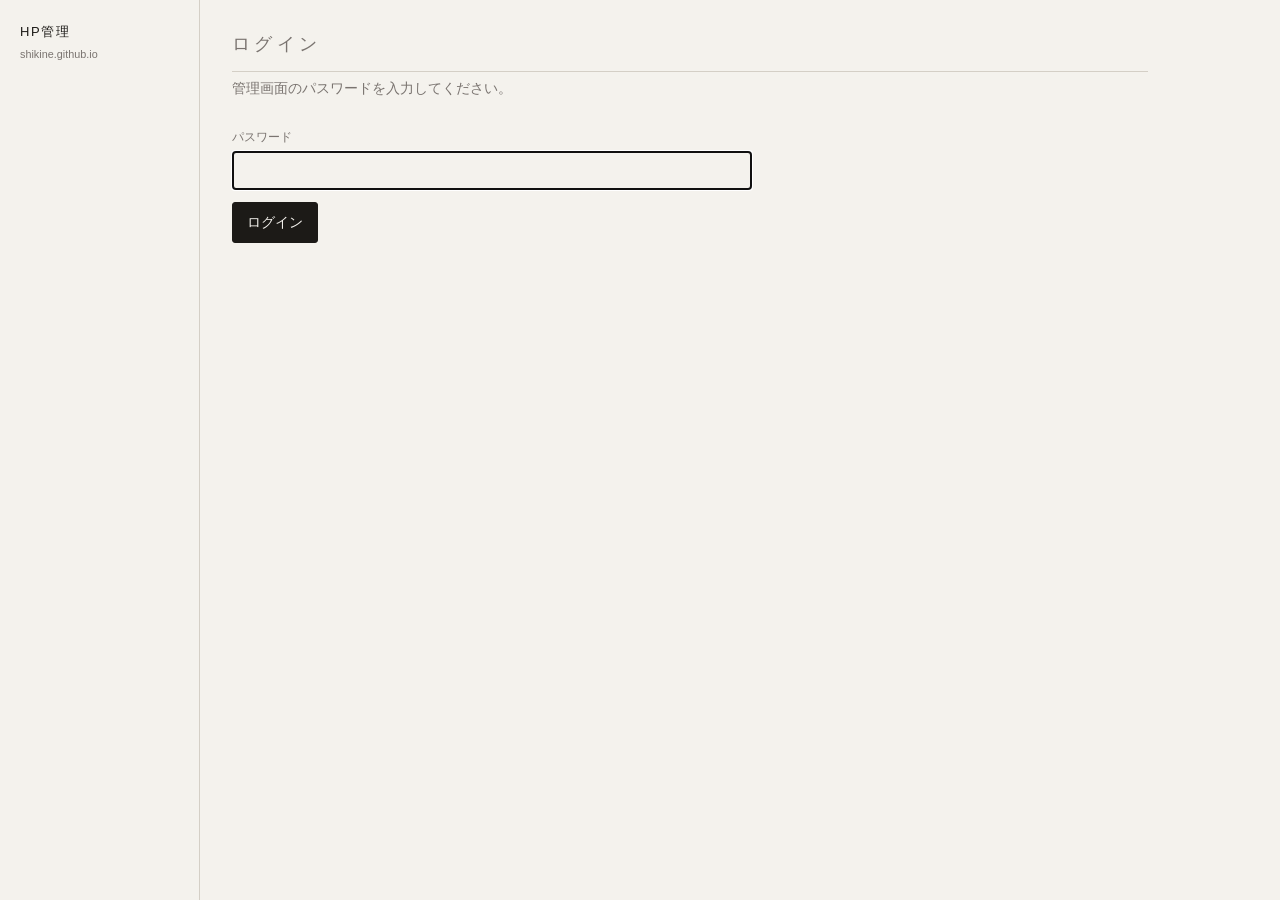
<file: admin/newsletter.html>
<!DOCTYPE html>
<html lang="ja">
<head>
<meta charset="UTF-8">
<meta name="viewport" content="width=device-width, initial-scale=1.0">
<meta name="robots" content="noindex, nofollow">
<title>烏_letters — editor</title>
<style>
@import url('https://fonts.googleapis.com/css2?family=EB+Garamond:ital,wght@0,400;0,500;1,400&display=swap');

*, *::before, *::after { box-sizing: border-box; margin: 0; padding: 0; }

:root {
  --black: #111110;
  --black2: #1a1a18;
  --cream: #f0ede6;
  --gold: #c8b89a;
  --mid: #888880;
  --border: #2a2a28;
  --surface: #1e1e1c;
}

html, body {
  height: 100%;
  background: var(--black);
  color: var(--cream);
  font-family: 'EB Garamond', Georgia, serif;
}

body::before {
  content: '';
  position: fixed;
  inset: 0;
  background-image: url("data:image/svg+xml,%3Csvg viewBox='0 0 200 200' xmlns='http://www.w3.org/2000/svg'%3E%3Cfilter id='n'%3E%3CfeTurbulence type='fractalNoise' baseFrequency='0.9' numOctaves='4' stitchTiles='stitch'/%3E%3C/filter%3E%3Crect width='100%25' height='100%25' filter='url(%23n)' opacity='0.04'/%3E%3C/svg%3E");
  opacity: 0.35;
  pointer-events: none;
  z-index: 0;
}

.app {
  position: relative;
  z-index: 1;
  min-height: 100vh;
  max-width: 680px;
  margin: 0 auto;
  padding: 0 0 80px;
}

.top-bar {
  display: flex;
  align-items: center;
  justify-content: space-between;
  padding: 24px 28px 20px;
  border-bottom: 1px solid var(--border);
}
.top-logo { font-size: 11px; letter-spacing: 0.3em; color: var(--gold); text-transform: uppercase; }
.top-mode { display: flex; gap: 4px; }
.mode-btn {
  font-family: 'EB Garamond', Georgia, serif;
  font-size: 10px; letter-spacing: 0.2em; text-transform: uppercase;
  padding: 6px 14px; background: transparent; border: 1px solid var(--border);
  color: var(--mid); cursor: pointer; transition: all 0.2s;
}
.mode-btn.active { background: var(--cream); color: var(--black); border-color: var(--cream); }

/* ===== SCHEDULE LIST ===== */
.schedule-list-wrap {
  margin: 20px 28px 0;
  display: none;
}
.schedule-list-wrap.visible { display: block; }
.schedule-list-title {
  font-size: 10px; letter-spacing: 0.25em; color: var(--gold);
  text-transform: uppercase; margin-bottom: 10px;
}
.schedule-item {
  display: flex; align-items: center; gap: 12px;
  padding: 12px 16px;
  background: var(--surface); border: 1px solid var(--border);
  margin-bottom: 6px;
}
.schedule-item-info { flex: 1; min-width: 0; }
.schedule-item-subject { font-size: 15px; margin-bottom: 3px; white-space: nowrap; overflow: hidden; text-overflow: ellipsis; }
.schedule-item-date { font-size: 11px; color: var(--mid); letter-spacing: 0.05em; font-style: italic; }
.schedule-cancel-btn {
  font-family: 'EB Garamond', Georgia, serif;
  font-size: 10px; letter-spacing: 0.15em; text-transform: uppercase;
  padding: 6px 12px; background: transparent;
  border: 1px solid #c87a7a; color: #c87a7a;
  cursor: pointer; transition: all 0.2s; flex-shrink: 0;
}
.schedule-cancel-btn:hover { background: #c87a7a; color: var(--black); }
.schedule-preview-btn {
  font-family: 'EB Garamond', Georgia, serif;
  font-size: 10px; letter-spacing: 0.15em; text-transform: uppercase;
  padding: 6px 12px; background: transparent;
  border: 1px solid var(--gold); color: var(--gold);
  cursor: pointer; transition: all 0.2s; flex-shrink: 0;
}
.schedule-preview-btn:hover { background: var(--gold); color: var(--black); }

/* ===== SCHEDULE PREVIEW MODAL ===== */
.sched-preview-meta { font-size: 11px; color: var(--mid); font-style: italic; margin-bottom: 12px; }
.sched-preview-frame {
  border: 1px solid var(--border); background: #f0ede6;
  width: 100%; overflow-y: auto; max-height: 52vh; margin: 4px 0 16px;
}
.sched-preview-actions { display: flex; gap: 8px; flex-wrap: wrap; }

.fields { padding: 28px 28px 0; display: flex; flex-direction: column; gap: 20px; }
.field-label { font-size: 10px; letter-spacing: 0.25em; color: var(--gold); text-transform: uppercase; display: block; margin-bottom: 8px; }
input[type="text"], input[type="datetime-local"], textarea {
  width: 100%; background: var(--surface); border: 1px solid var(--border);
  color: var(--cream); font-family: 'EB Garamond', Georgia, serif;
  font-size: 16px; padding: 12px 16px; outline: none;
  transition: border-color 0.2s; resize: none; -webkit-appearance: none;
}
input[type="text"]:focus, input[type="datetime-local"]:focus, textarea:focus { border-color: var(--gold); }
input[type="text"]::placeholder, textarea::placeholder { color: #444440; }

.claude-panel { padding: 28px 28px 0; }
.claude-prompt-wrap { display: flex; gap: 8px; }
.claude-prompt-wrap textarea { flex: 1; height: 80px; }
.claude-btn {
  font-family: 'EB Garamond', Georgia, serif; font-size: 11px;
  letter-spacing: 0.2em; text-transform: uppercase; padding: 0 18px;
  background: var(--surface); border: 1px solid var(--gold); color: var(--gold);
  cursor: pointer; transition: all 0.2s; white-space: nowrap; align-self: stretch;
}
.claude-btn:hover { background: var(--gold); color: var(--black); }
.claude-btn:disabled { opacity: 0.4; cursor: not-allowed; }
.claude-status { font-size: 11px; color: var(--mid); letter-spacing: 0.1em; margin-top: 10px; min-height: 18px; font-style: italic; }

.divider { margin: 28px 28px 0; border: none; border-top: 1px solid var(--border); }

.body-wrap { padding: 24px 28px 0; }
.body-toolbar {
  display: flex; gap: 4px; margin-bottom: 6px; flex-wrap: wrap;
}
.toolbar-btn {
  font-family: 'EB Garamond', Georgia, serif;
  font-size: 13px; font-weight: normal;
  padding: 4px 10px; background: var(--surface);
  border: 1px solid var(--border); color: var(--mid);
  cursor: pointer; transition: all 0.15s; line-height: 1.4;
  min-width: 32px; text-align: center;
}
.toolbar-btn:hover { border-color: var(--gold); color: var(--gold); }
.toolbar-btn b { font-weight: bold; }
.toolbar-btn i { font-style: italic; }
.toolbar-sep {
  width: 1px; background: var(--border); margin: 2px 2px; align-self: stretch;
}
#body-editor {
  width: 100%; min-height: 320px; background: var(--surface);
  border: 1px solid var(--border); color: var(--cream);
  font-family: 'EB Garamond', Georgia, serif; font-size: 17px;
  line-height: 1.9; padding: 20px; outline: none;
  transition: border-color 0.2s; overflow-y: auto;
}
#body-editor:focus { border-color: var(--gold); }
#body-editor:empty::before {
  content: 'ここに本文を書いてください。\A\AClaudeで生成した文章をそのまま使うか、自分で書き換えて仕上げてください。';
  white-space: pre; color: #444440; pointer-events: none;
}
#body-editor img {
  max-width: 100%; height: auto; display: block; margin: 12px 0;
  cursor: pointer; outline: 2px solid transparent; transition: outline 0.15s;
}
#body-editor img:hover { outline-color: var(--gold); }
#body-editor img.selected { outline-color: var(--gold); }
#body-editor h2 {
  font-size: 18px; font-weight: normal; letter-spacing: 0.05em;
  margin: 0 0 16px; padding-bottom: 6px; border-bottom: 1px solid var(--border);
  color: var(--cream);
}
#body-editor hr { border: none; border-top: 1px solid var(--border); margin: 20px 0; }

#preview-wrap { display: none; }

.send-bar {
  position: fixed; bottom: 0; left: 0; right: 0; z-index: 10;
  background: var(--black2); border-top: 1px solid var(--border);
  padding: 16px 28px; display: flex; align-items: center; gap: 12px;
  max-width: 680px; margin: 0 auto;
}
.send-btn {
  font-family: 'EB Garamond', Georgia, serif; font-size: 12px;
  letter-spacing: 0.25em; text-transform: uppercase; padding: 14px 28px;
  background: var(--cream); color: var(--black); border: none;
  cursor: pointer; transition: background 0.2s; flex-shrink: 0;
}
.send-btn:hover { background: var(--gold); }
.send-btn:disabled { opacity: 0.4; cursor: not-allowed; }
.send-status { font-size: 13px; color: var(--mid); font-style: italic; flex: 1; }
.send-status.ok { color: #7ab87a; }
.send-status.err { color: #c87a7a; }

/* ===== TOAST ===== */
#schedule-toast {
  position: fixed; bottom: 80px; left: 50%; transform: translateX(-50%) translateY(20px);
  background: #1e2e1e; border: 1px solid #7ab87a; border-radius: 10px;
  padding: 16px 24px; min-width: 280px; max-width: 480px;
  box-shadow: 0 4px 24px rgba(0,0,0,0.6);
  opacity: 0; pointer-events: none;
  transition: opacity 0.3s ease, transform 0.3s ease;
  z-index: 300; text-align: center;
}
#schedule-toast.show {
  opacity: 1; transform: translateX(-50%) translateY(0); pointer-events: auto;
}
#schedule-toast .toast-icon { font-size: 28px; margin-bottom: 6px; }
#schedule-toast .toast-title { font-size: 14px; color: #7ab87a; letter-spacing: 0.05em; margin-bottom: 4px; }
#schedule-toast .toast-body  { font-size: 13px; color: var(--fg); line-height: 1.6; }
#schedule-toast .toast-cal   { font-size: 11px; color: var(--mid); margin-top: 6px; }

/* ===== MODAL ===== */
.modal-overlay {
  display: none; position: fixed; inset: 0;
  background: rgba(0,0,0,0.7); z-index: 100;
  align-items: center; justify-content: center;
}
.modal-overlay.open { display: flex; }
.modal {
  background: var(--black2); border: 1px solid var(--border);
  width: 90%; max-width: 420px; max-height: 70vh; overflow-y: auto; padding: 28px;
}
.modal-title { font-size: 11px; letter-spacing: 0.25em; color: var(--gold); text-transform: uppercase; margin-bottom: 20px; }
.draft-item {
  display: flex; align-items: center; gap: 10px;
  padding: 12px 0; border-bottom: 1px solid var(--border);
}
.draft-item-info { flex: 1; min-width: 0; cursor: pointer; }
.draft-item-info:hover .draft-item-name { color: var(--gold); }
.draft-item-name { font-size: 15px; margin-bottom: 4px; transition: color 0.2s; }
.draft-item-date { font-size: 11px; color: var(--mid); letter-spacing: 0.05em; }
.draft-delete-btn {
  font-family: 'EB Garamond', Georgia, serif;
  font-size: 10px; letter-spacing: 0.15em; text-transform: uppercase;
  padding: 5px 10px; background: transparent;
  border: 1px solid #c87a7a; color: #c87a7a;
  cursor: pointer; transition: all 0.2s; flex-shrink: 0;
}
.draft-delete-btn:hover { background: #c87a7a; color: var(--black); }
.modal-close {
  font-family: 'EB Garamond', Georgia, serif; font-size: 11px;
  letter-spacing: 0.2em; text-transform: uppercase; padding: 10px 20px;
  background: transparent; border: 1px solid var(--border);
  color: var(--mid); cursor: pointer; margin-top: 20px; width: 100%;
}
.draft-empty { font-size: 14px; color: var(--mid); font-style: italic; }

@media (max-width: 600px) {
  .app { padding-bottom: 120px; }
  .top-bar { padding: 14px 16px; flex-wrap: wrap; gap: 8px; }
  .top-logo { font-size: 10px; letter-spacing: 0.2em; }
  .top-mode { gap: 3px; flex-wrap: wrap; }
  .mode-btn { font-size: 9px; padding: 5px 10px; letter-spacing: 0.12em; }
  .schedule-list-wrap { margin: 16px 16px 0; }
  .fields { padding: 20px 16px 0; gap: 16px; }
  .claude-panel { padding: 20px 16px 0; }
  .body-wrap { padding: 18px 16px 0; }
  .divider { margin: 20px 16px 0; }
  #preview-wrap { padding: 18px 16px 0; }
  input[type="text"], input[type="datetime-local"], textarea { font-size: 15px; padding: 10px 14px; }
  #body-editor { font-size: 16px; min-height: 240px; }
  .claude-prompt-wrap { flex-direction: column; }
  .claude-prompt-wrap textarea { height: 72px; }
  .claude-btn { width: 100%; padding: 12px; align-self: auto; }
  .send-bar { padding: 10px 16px; flex-wrap: wrap; gap: 8px; left: 0; right: 0; max-width: 100%; }
  .send-btn { font-size: 10px; letter-spacing: 0.15em; padding: 10px 14px; flex: 1; text-align: center; }
  .send-status { font-size: 11px; width: 100%; flex: none; text-align: center; padding: 2px 0 4px; }
  .modal { padding: 20px 18px; }
}
</style>
</head>
<body>
<div class="app">

  <div class="top-bar">
    <span class="top-logo"><a href="./#newsletter" style="color:inherit;text-decoration:none;" title="HP管理画面へ戻る">← 管理</a>&ensp;烏_letters — editor</span>
    <div class="top-mode">
      <button class="mode-btn active" id="btn-edit" onclick="setMode('edit')">編集</button>
      <button class="mode-btn" id="btn-preview" onclick="setMode('preview')">プレビュー</button>
      <button class="mode-btn" id="save-draft-btn" onclick="saveDraftToDrive()">保存</button>
      <button class="mode-btn" onclick="showDraftList()">下書き</button>
    </div>
  </div>

  <!-- 予約一覧 -->
  <div class="schedule-list-wrap" id="schedule-list-wrap">
    <p class="schedule-list-title" style="margin: 0 0 10px; font-size:10px; letter-spacing:0.25em; color:var(--gold); text-transform:uppercase;">配信予約一覧</p>
    <div id="schedule-list"></div>
  </div>

  <div class="fields">
    <div>
      <label class="field-label">号数 / Issue</label>
      <div style="display:flex;gap:0;align-items:stretch;">
        <input type="text" id="issue-prefix" value="No." style="width:80px;flex-shrink:0;border-right:none;text-align:center;letter-spacing:0.1em;">
        <button class="toolbar-btn" onclick="stepIssue(-1)" style="border-right:none;padding:0 12px;font-size:16px;flex-shrink:0;">−</button>
        <input type="number" id="issue-num" value="1" min="1" max="999" style="width:64px;flex-shrink:0;border-right:none;text-align:center;font-size:17px;-moz-appearance:textfield;" oninput="syncIssue()">
        <button class="toolbar-btn" onclick="stepIssue(1)" style="padding:0 12px;font-size:16px;flex-shrink:0;">＋</button>
        <input type="text" id="issue" style="display:none;">
      </div>
    </div>
    <div>
      <label class="field-label">件名 / Subject</label>
      <input type="text" id="subject" placeholder="【烏_letters】近況とお知らせ">
    </div>
    <div>
      <label class="field-label">日付 / Date</label>
      <input type="text" id="date" placeholder="2026年6月">
    </div>
    <div>
      <label class="field-label">配信予定日時 / Schedule</label>
      <input type="datetime-local" id="schedule-dt" style="color-scheme:dark;">
    </div>
    <div>
      <label class="field-label">署名 / Sign-off</label>
      <input type="text" id="signoff" placeholder="Shikine Watanabe" value="Shikine Watanabe">
    </div>
  </div>

  <hr class="divider">

  <div class="body-wrap" id="edit-wrap">
    <label class="field-label">本文</label>
    <div class="body-toolbar">
      <button class="toolbar-btn" onmousedown="event.preventDefault();applyStyle('bold')" title="太字 (Ctrl+B)"><b>B</b></button>
      <button class="toolbar-btn" onmousedown="event.preventDefault();applyStyle('italic')" title="斜体 (Ctrl+I)"><i>I</i></button>
      <button class="toolbar-btn" onmousedown="event.preventDefault();applyStyle('underline')" title="下線 (Ctrl+U)"><span style="text-decoration:underline;">U</span></button>
      <div class="toolbar-sep"></div>
      <button class="toolbar-btn" onmousedown="event.preventDefault();applyStyle('h2')" title="見出し">H</button>
      <button class="toolbar-btn" onmousedown="event.preventDefault();applyStyle('hr')" title="区切り線">—</button>
      <div class="toolbar-sep"></div>
      <label class="toolbar-btn" title="画像をファイルから挿入（エディタのみ・メール非対応）" style="cursor:pointer;">
        🖼 <input type="file" accept="image/*" style="display:none;" onchange="insertImageFile(this)">
      </label>
      <button class="toolbar-btn" onmousedown="event.preventDefault();insertImageByUrl()" title="URLで画像を挿入">🔗</button>
      <button class="toolbar-btn" onmousedown="event.preventDefault();insertAudioBlock()" title="音源リンクを挿入">🎵</button>
    </div>
    <div id="body-editor" contenteditable="true" spellcheck="false"></div>
  </div>

  <div class="claude-panel" id="claude-panel-wrap" style="padding: 16px 28px 0;">
    <button class="toolbar-btn" onclick="toggleClaudePanel()" id="claude-toggle-btn" style="font-size:11px;letter-spacing:0.15em;text-transform:uppercase;padding:6px 14px;">Claude で原稿を生成 ▸</button>
    <div id="claude-panel-inner" style="display:none;margin-top:12px;">
      <div class="claude-prompt-wrap">
        <textarea id="claude-prompt" placeholder="例：今月は豊岡演劇祭に参加しました。舞台美術について書いてください。"></textarea>
        <button class="claude-btn" id="claude-gen-btn" onclick="generateWithClaude()">生成</button>
      </div>
      <p class="claude-status" id="claude-status"></p>
    </div>
  </div>


</div>

<!-- AUDIO MODAL -->
<div class="modal-overlay" id="audio-modal">
  <div class="modal" style="max-width:400px;">
    <p class="modal-title">音源リンクを挿入</p>
    <div style="display:flex;flex-direction:column;gap:14px;">
      <div>
        <label class="field-label">音源URL</label>
        <input type="text" id="audio-url" placeholder="https://soundcloud.com/...">
      </div>
      <div>
        <label class="field-label">曲名 / タイトル</label>
        <input type="text" id="audio-title" placeholder="曲名">
      </div>
      <div>
        <label class="field-label">サムネイル画像URL（任意）</label>
        <input type="text" id="audio-thumb" placeholder="https://... （省略可）">
      </div>
    </div>
    <div style="display:flex;gap:8px;margin-top:20px;">
      <button class="send-btn" style="flex:1;padding:10px;" onclick="confirmInsertAudio()">挿入</button>
      <button class="modal-close" style="flex:1;margin:0;" onclick="closeAudioModal()">キャンセル</button>
    </div>
  </div>
</div>

<!-- PREVIEW MODAL -->
<div class="modal-overlay" id="preview-modal">
  <div class="modal" style="max-width:640px;width:95%;max-height:90vh;padding:0;display:flex;flex-direction:column;">
    <div style="display:flex;align-items:center;justify-content:space-between;padding:16px 24px;border-bottom:1px solid var(--border);flex-shrink:0;">
      <span class="modal-title" style="margin:0;">プレビュー</span>
      <button class="modal-close" style="margin:0;width:auto;padding:6px 16px;" onclick="closePreviewModal()">閉じる</button>
    </div>
    <div style="overflow-y:auto;flex:1;">
      <div style="background:#f0ede6;">
        <div id="preview-inner"></div>
      </div>
    </div>
  </div>
</div>

<!-- DRAFT MODAL -->
<div class="modal-overlay" id="draft-modal">
  <div class="modal">
    <p class="modal-title">下書き一覧</p>
    <div id="draft-list"></div>
    <button class="modal-close" onclick="closeDraftModal()">閉じる</button>
  </div>
</div>

<!-- SCHEDULE PREVIEW MODAL -->
<div class="modal-overlay" id="schedule-preview-modal">
  <div class="modal" style="max-width:640px;max-height:88vh;">
    <p class="modal-title" id="sched-preview-title"></p>
    <p class="sched-preview-meta" id="sched-preview-date"></p>
    <div class="sched-preview-frame">
      <div id="sched-preview-inner"></div>
    </div>
    <div id="reschedule-area" style="display:none;padding:8px 0 4px;display:none;">
      <input type="datetime-local" id="reschedule-dt" style="font-size:13px;padding:4px 8px;border:1px solid var(--gold);background:#1a1a1a;color:var(--fg);border-radius:4px;">
      <button class="schedule-preview-btn" onclick="submitReschedule()" style="margin-left:6px;">変更を保存</button>
      <button class="modal-close" style="margin:0 0 0 4px;padding:4px 10px;" onclick="closeRescheduleArea()">閉じる</button>
    </div>
    <div class="sched-preview-actions">
      <button class="schedule-preview-btn" onclick="loadScheduleToEditor()">編集に読み込む</button>
      <button class="schedule-preview-btn" onclick="openRescheduleArea()">日時を変更</button>
      <button class="schedule-preview-btn" onclick="saveScheduleAsDraft()">下書きに保存</button>
      <button class="schedule-cancel-btn" onclick="cancelScheduleFromPreview()">予約をキャンセル</button>
      <button class="modal-close" style="margin:0;flex:1;" onclick="closeSchedulePreview()">閉じる</button>
    </div>
  </div>
</div>

<!-- SCHEDULE TOAST -->
<div id="schedule-toast">
  <div class="toast-icon">📅</div>
  <div class="toast-title">予約配信が完了しました</div>
  <div class="toast-body" id="toast-body"></div>
  <div class="toast-cal" id="toast-cal"></div>
</div>

<!-- SEND BAR -->
<div class="send-bar">
  <button class="send-btn" id="test-btn" onclick="sendTestMail()" style="background:transparent;border:1px solid var(--mid);color:var(--mid);">テスト</button>
  <button class="send-btn" id="send-btn" onclick="sendMail()">今すぐ配信</button>
  <button class="send-btn" id="schedule-btn" onclick="scheduleMail()" style="background:transparent;border:1px solid var(--gold);color:var(--gold);">予約配信</button>
  <span class="send-status" id="send-status">配信日時を設定して予約するか、今すぐ配信できます</span>
</div>

<script>
// HP管理画面のログイン情報（同じタブの sessionStorage）から接続先と合言葉を取る
const ADM = (() => { try { return JSON.parse(sessionStorage.getItem('adm.session') || 'null'); } catch (e) { return null; } })();
if (!ADM || !ADM.gasUrl || !ADM.gasSecret) {
  location.replace('./#newsletter');
  throw new Error('管理画面にログインしてください');
}
const GAS_URL     = ADM.gasUrl;
const GAS_HEADERS = { 'Content-Type': 'text/plain' };
const scheduleCache = {}; // id -> { subject, html, scheduledAt }
let currentPreviewId = null;

function gasPost(body) {
  return fetch(GAS_URL, { method: 'POST', headers: GAS_HEADERS, body: JSON.stringify(Object.assign({}, body, { secret: ADM.gasSecret })) })
    .then(r => r.json())
    .then(r => {
      if (r && r.error === 'unauthorized') alert('メルマガの合言葉が違います。管理画面の「設定 → メルマガ接続」を確認してください。');
      return r;
    });
}

// ===== 予約一覧 =====
async function loadScheduleStatus() {
  try {
    const result = await gasPost({ action: 'getScheduleStatus' });
    renderScheduleList(result.schedules || []);
  } catch(e) {}
}

function renderScheduleList(schedules) {
  const wrap   = document.getElementById('schedule-list-wrap');
  const listEl = document.getElementById('schedule-list');
  // キャッシュ更新
  Object.keys(scheduleCache).forEach(k => delete scheduleCache[k]);
  if (!schedules || schedules.length === 0) { wrap.classList.remove('visible'); return; }
  schedules.forEach(s => scheduleCache[s.id] = s);
  wrap.classList.add('visible');
  listEl.innerHTML = schedules.map(s => {
    const dateStr = new Date(s.scheduledAt).toLocaleString('ja-JP', {
      year: 'numeric', month: 'long', day: 'numeric', hour: '2-digit', minute: '2-digit'
    });
    return `<div class="schedule-item" id="sched-${escAttr(s.id)}">
      <div class="schedule-item-info" onclick="openSchedulePreview('${escAttr(s.id)}')" style="cursor:pointer;">
        <div class="schedule-item-subject">${escHtml(s.subject)}</div>
        <div class="schedule-item-date">${dateStr}</div>
      </div>
      <button class="schedule-preview-btn" onclick="openSchedulePreview('${escAttr(s.id)}')">プレビュー</button>
      <button class="schedule-cancel-btn" onclick="cancelScheduleById('${escAttr(s.id)}', this)">取消</button>
    </div>`;
  }).join('');
}

// ===== SCHEDULE PREVIEW =====
function openSchedulePreview(id) {
  const s = scheduleCache[id];
  if (!s) return;
  currentPreviewId = id;
  const dateStr = new Date(s.scheduledAt).toLocaleString('ja-JP', {
    year: 'numeric', month: 'long', day: 'numeric', hour: '2-digit', minute: '2-digit'
  });
  document.getElementById('sched-preview-title').textContent = s.subject;
  document.getElementById('sched-preview-date').textContent = '配信予定: ' + dateStr;
  document.getElementById('sched-preview-inner').innerHTML = s.html;
  document.getElementById('schedule-preview-modal').classList.add('open');
}

function closeSchedulePreview() {
  document.getElementById('schedule-preview-modal').classList.remove('open');
  currentPreviewId = null;
  closeRescheduleArea();
}

function openRescheduleArea() {
  const s = scheduleCache[currentPreviewId];
  if (!s) return;
  const area = document.getElementById('reschedule-area');
  const dt = new Date(s.scheduledAt);
  const pad = n => String(n).padStart(2, '0');
  document.getElementById('reschedule-dt').value =
    `${dt.getFullYear()}-${pad(dt.getMonth()+1)}-${pad(dt.getDate())}T${pad(dt.getHours())}:${pad(dt.getMinutes())}`;
  area.style.display = 'flex';
  area.style.alignItems = 'center';
  area.style.flexWrap = 'wrap';
  area.style.gap = '4px';
}

function closeRescheduleArea() {
  document.getElementById('reschedule-area').style.display = 'none';
}

async function submitReschedule() {
  const id = currentPreviewId;
  const newDt = document.getElementById('reschedule-dt').value;
  if (!id || !newDt) return;
  setStatus('カレンダー更新中…', '');
  try {
    const res = await gasPost({ action: 'updateSchedule', id, scheduledAt: new Date(newDt).toISOString() });
    if (res.ok) {
      scheduleCache[id].scheduledAt = new Date(newDt).toISOString();
      const dateStr = new Date(newDt).toLocaleString('ja-JP', {
        year: 'numeric', month: 'long', day: 'numeric', hour: '2-digit', minute: '2-digit'
      });
      document.getElementById('sched-preview-date').textContent = '配信予定: ' + dateStr;
      closeRescheduleArea();
      setStatus('✓ 配信日時を変更しました', 'ok');
      loadScheduleStatus();
    } else {
      setStatus('⚠ 更新に失敗しました', 'error');
    }
  } catch(e) {
    setStatus('⚠ 通信エラー', 'error');
  }
}

function loadScheduleToEditor() {
  const s = scheduleCache[currentPreviewId];
  if (!s) return;
  document.getElementById('subject').value = s.subject;
  const dt  = new Date(s.scheduledAt);
  const pad = n => String(n).padStart(2, '0');
  document.getElementById('schedule-dt').value =
    `${dt.getFullYear()}-${pad(dt.getMonth()+1)}-${pad(dt.getDate())}T${pad(dt.getHours())}:${pad(dt.getMinutes())}`;
  closeSchedulePreview();
  setMode('edit');
  setStatus('✓ 件名・配信予定日時を読み込みました。本文を編集してください。', 'ok');
}

async function saveScheduleAsDraft() {
  const s = scheduleCache[currentPreviewId];
  if (!s) return;
  const issue = document.getElementById('issue').value || ('sched_' + currentPreviewId.slice(-6));
  const data = {
    issue,
    subject:  s.subject,
    date:     document.getElementById('date').value,
    signoff:  document.getElementById('signoff').value,
    body:     document.getElementById('body-editor').innerHTML,
    schedule: document.getElementById('schedule-dt').value,
  };
  try {
    const result = await gasPost({ action: 'saveDraft', data });
    if (result.ok) {
      closeSchedulePreview();
      setStatus('✓ 下書きに保存しました（号数: ' + issue + '）', 'ok');
    } else {
      setStatus('エラー: 保存に失敗しました', 'err');
    }
  } catch(e) { setStatus('通信エラーが発生しました', 'err'); }
}

async function cancelScheduleFromPreview() {
  if (!confirm('この予約をキャンセルしますか？')) return;
  try {
    const result = await gasPost({ action: 'cancelSchedule', id: currentPreviewId });
    if (result.ok) {
      document.getElementById('sched-' + currentPreviewId)?.remove();
      if (!document.querySelector('.schedule-item')) {
        document.getElementById('schedule-list-wrap').classList.remove('visible');
      }
      delete scheduleCache[currentPreviewId];
      closeSchedulePreview();
      setStatus('✓ 予約をキャンセルしました。', 'ok');
    } else {
      setStatus('エラー: キャンセルに失敗しました', 'err');
    }
  } catch(e) { setStatus('通信エラーが発生しました', 'err'); }
}

async function cancelScheduleById(id, btn) {
  if (!confirm('この予約をキャンセルしますか？')) return;
  btn.disabled = true; btn.textContent = '取消中...';
  try {
    const result = await gasPost({ action: 'cancelSchedule', id });
    if (result.ok) {
      document.getElementById('sched-' + id)?.remove();
      if (!document.querySelector('.schedule-item')) document.getElementById('schedule-list-wrap').classList.remove('visible');
      setStatus('✓ 予約をキャンセルしました。', 'ok');
    } else {
      btn.disabled = false; btn.textContent = '取消';
      setStatus('エラー: キャンセルに失敗しました', 'err');
    }
  } catch(e) { btn.disabled = false; btn.textContent = '取消'; setStatus('通信エラーが発生しました', 'err'); }
}

// ===== MODE =====
function setMode(mode) {
  if (mode === 'preview') {
    document.getElementById('preview-inner').innerHTML = buildHTML();
    document.getElementById('preview-modal').classList.add('open');
  }
}

function closePreviewModal() {
  document.getElementById('preview-modal').classList.remove('open');
}

// ===== BUILD HTML =====
function serializeBodyForEmail() {
  const editor = document.getElementById('body-editor');
  const clone  = editor.cloneNode(true);
  const pStyle = 'font-size:16px;line-height:1.9;color:#2a2a2a;margin:0 0 24px;font-family:Georgia,serif;';
  const h2Style = 'font-size:18px;color:#1a1a1a;font-family:Georgia,serif;font-weight:normal;letter-spacing:0.05em;margin:0 0 20px;padding-bottom:6px;border-bottom:1px solid #d4ccc0;';
  const hrStyle = 'border:none;border-top:1px solid #c8b89a;margin:24px 0;';
  const imgStyle = 'max-width:100%;height:auto;display:block;margin:16px 0;';

  // data URL 画像はメール送信時に除去（ペイロード過大のため）
  clone.querySelectorAll('img').forEach(el => {
    if (el.src.startsWith('data:')) { el.remove(); return; }
    el.setAttribute('style', imgStyle);
  });
  clone.querySelectorAll('h2').forEach(el => el.setAttribute('style', h2Style));
  clone.querySelectorAll('hr').forEach(el => el.setAttribute('style', hrStyle));

  let html = '';
  for (const node of clone.childNodes) {
    if (node.nodeType === 3) {
      const t = node.textContent.trim();
      if (t) html += `<p style="${pStyle}">${t}</p>`;
    } else if (node.dataset?.audioBlock) {
      // 音源ブロック → メール用に再生成
      const aUrl   = node.dataset.audioUrl   || '';
      const aTitle = node.dataset.audioTitle || '音源を聴く';
      const aThumb = node.dataset.audioThumb || '';
      html += `<div style="margin:16px 0;">${buildAudioBlockInner(aUrl, aTitle, aThumb, false)}</div>`;
    } else if (node.nodeName === 'DIV' || node.nodeName === 'P') {
      const inner = node.innerHTML;
      if (!inner || inner === '<br>' || inner.trim() === '') continue;
      html += `<p style="${pStyle}">${inner}</p>`;
    } else if (node.nodeName === 'H2') {
      html += node.outerHTML;
    } else if (node.nodeName === 'HR') {
      html += `<hr style="${hrStyle}">`;
    } else if (node.nodeName === 'IMG') {
      html += node.outerHTML;
    } else if (node.nodeName !== 'BR') {
      html += node.outerHTML || '';
    }
  }
  return html;
}

function buildHTML() {
  const issue   = document.getElementById('issue').value   || 'No.001';
  const date    = document.getElementById('date').value    || '';
  const signoff = document.getElementById('signoff').value || '';
  const bodyHTML = serializeBodyForEmail();
  return `
<table width="100%" cellpadding="0" cellspacing="0" border="0" style="background-color:#f0ede6;padding:40px 0;">
<tr><td align="center">
<table width="560" cellpadding="0" cellspacing="0" border="0" style="max-width:560px;width:100%;background-color:#faf9f5;">
  <tr><td style="background-color:#1a1a1a;padding:40px 48px 32px;border-bottom:3px solid #c8b89a;">
    <p style="font-size:11px;letter-spacing:0.35em;color:#c8b89a;text-transform:uppercase;margin:0 0 12px;font-family:Georgia,serif;">letters from 烏</p>
    <h1 style="font-size:28px;color:#faf9f5;margin:0;font-weight:normal;font-family:Georgia,serif;letter-spacing:0.05em;">烏_letters</h1>
    <p style="font-size:11px;letter-spacing:0.2em;color:#888;text-transform:uppercase;margin:16px 0 0;font-family:Georgia,serif;">${issue}</p>
  </td></tr>
  <tr><td style="background-color:#e8e2d8;padding:10px 48px;border-bottom:1px solid #d4ccc0;">
    <p style="margin:0;font-size:11px;letter-spacing:0.15em;color:#888;font-family:Georgia,serif;text-transform:uppercase;">${date}</p>
  </td></tr>
  <tr><td style="padding:48px 48px 0;">${bodyHTML}</td></tr>
  <tr><td style="padding:0 48px 48px;">
    <p style="font-size:14px;color:#555;font-family:Georgia,serif;font-style:italic;margin:0;">with love,</p>
    <p style="font-size:16px;color:#1a1a1a;font-family:Georgia,serif;margin:8px 0 0;letter-spacing:0.05em;">${signoff}</p>
  </td></tr>
  <tr><td style="background-color:#1a1a1a;padding:32px 48px;">
    <p style="font-size:10px;letter-spacing:0.3em;color:#c8b89a;text-transform:uppercase;font-family:Georgia,serif;margin:0 0 16px;">烏_letters</p>
    <p style="font-size:11px;color:#666;line-height:1.7;font-family:Georgia,serif;margin:0 0 8px;">このメールは購読を申し込まれた方にお送りしています。</p>
    <p style="font-size:11px;color:#666;line-height:1.7;font-family:Georgia,serif;margin:8px 0 0;">
      配信停止をご希望の方は <a href="mailto:watanabeshikine@gmail.com" style="color:#888;text-decoration:underline;">watanabeshikine@gmail.com</a> に空メールをお送りください。
    </p>
  </td></tr>
</table>
</td></tr>
</table>`;
}

// ===== CLAUDE =====
async function generateWithClaude() {
  const prompt = document.getElementById('claude-prompt').value.trim();
  if (!prompt) return;
  const btn = document.getElementById('claude-gen-btn');
  const status = document.getElementById('claude-status');
  btn.disabled = true; status.textContent = '生成中...';
  try {
    const res  = await fetch('https://api.anthropic.com/v1/messages', {
      method: 'POST', headers: { 'Content-Type': 'application/json' },
      body: JSON.stringify({
        model: 'claude-sonnet-4-20250514', max_tokens: 1000,
        system: 'あなたはメールマガジン「烏_letters」の編集アシスタントです。舞台美術家・建築家・美術作家として活動する渡辺志鬼根さんのメルマガの本文を書きます。文体は一人称・エッセイ調・ていねい語。改行は段落ごとに空行を入れてください。HTMLタグは使わないこと。',
        messages: [{ role: 'user', content: prompt }]
      })
    });
    const data = await res.json();
    const text = data.content?.[0]?.text || '';
    const editor = document.getElementById('body-editor');
    editor.innerHTML = text.split(/\n\n+/).map(p => p.trim() ? `<div>${p.replace(/\n/g,'<br>')}</div>` : '').join('');
    status.textContent = '✓ 生成しました。本文を確認・編集してください。';
  } catch(e) { status.textContent = 'エラーが発生しました。もう一度お試しください。'; }
  btn.disabled = false;
}

// ===== TEST SEND =====
async function sendTestMail() {
  const subject = document.getElementById('subject').value.trim();
  const body    = document.getElementById('body-editor').innerText.trim();
  if (!subject) { setStatus('件名を入力してください', 'err'); return; }
  if (!body)    { setStatus('本文を入力してください', 'err'); return; }
  const btn = document.getElementById('test-btn');
  btn.disabled = true; setStatus('テスト送信中...', '');
  try {
    const data = await gasPost({ action: 'sendTest', subject: '[TEST] ' + subject, html: buildHTML() });
    if (data.ok) { setStatus('✓ テストメールを送信しました', 'ok'); }
    else         { setStatus(`エラー: ${data.error || 'テスト送信に失敗しました'}`, 'err'); }
  } catch(e) { setStatus('通信エラーが発生しました。', 'err'); }
  btn.disabled = false;
}

// ===== SEND =====
async function sendMail() {
  const subject = document.getElementById('subject').value.trim();
  const body    = document.getElementById('body-editor').innerText.trim();
  if (!subject) { setStatus('件名を入力してください', 'err'); return; }
  if (!body)    { setStatus('本文を入力してください', 'err'); return; }
  if (!confirm(`件名：${subject}\n\nGoogle Sheets の全読者にメールを送信します。よろしいですか？`)) return;
  const btn = document.getElementById('send-btn');
  btn.disabled = true; setStatus('送信中...', '');
  try {
    const data = await gasPost({ subject, html: buildHTML() });
    if (data.ok) { setStatus(`✓ ${data.sent} 件のメールを送信しました！`, 'ok'); }
    else         { setStatus(`エラー: ${data.error || '送信に失敗しました'}`, 'err'); }
  } catch(e) { setStatus('通信エラーが発生しました。', 'err'); }
  btn.disabled = false;
}

// ===== SCHEDULE =====
async function scheduleMail() {
  const subject    = document.getElementById('subject').value.trim();
  const body       = document.getElementById('body-editor').innerText.trim();
  const scheduleDt = document.getElementById('schedule-dt').value;
  if (!subject)    { setStatus('件名を入力してください', 'err'); return; }
  if (!body)       { setStatus('本文を入力してください', 'err'); return; }
  if (!scheduleDt) { setStatus('配信予定日時を入力してください', 'err'); return; }
  const scheduleDate = new Date(scheduleDt);
  if (scheduleDate <= new Date()) { setStatus('配信日時は未来の日時を指定してください', 'err'); return; }
  const dateStr = scheduleDate.toLocaleString('ja-JP', { year: 'numeric', month: 'long', day: 'numeric', hour: '2-digit', minute: '2-digit' });
  if (!confirm(`件名：${subject}\n配信日時：${dateStr}\n\nこの日時に予約配信します。よろしいですか？`)) return;
  const btn = document.getElementById('schedule-btn');
  btn.disabled = true; setStatus('予約中...', '');
  try {
    const data = await gasPost({ action: 'schedule', subject, html: buildHTML(), scheduledAt: scheduleDate.toISOString() });
    if (data.ok) {
      setStatus(`✓ ${dateStr} に予約しました`, 'ok');
      showScheduleToast(subject, dateStr, true);
      document.getElementById('schedule-dt').value = '';
      loadScheduleStatus();
    } else { setStatus(`エラー: ${data.error || '予約に失敗しました'}`, 'err'); }
  } catch(e) { setStatus('通信エラーが発生しました。', 'err'); }
  btn.disabled = false;
}

// ===== DRAFT: SAVE =====
async function saveDraftToDrive() {
  const data = {
    issue:    document.getElementById('issue').value,
    subject:  document.getElementById('subject').value,
    date:     document.getElementById('date').value,
    signoff:  document.getElementById('signoff').value,
    body:     document.getElementById('body-editor').innerHTML,
    schedule: document.getElementById('schedule-dt').value,
  };
  const btn = document.getElementById('save-draft-btn');
  btn.textContent = '保存中...';
  try {
    const result = await gasPost({ action: 'saveDraft', data });
    if (result.ok) { btn.textContent = '✓ 保存'; setTimeout(() => btn.textContent = '保存', 2000); }
    else           { btn.textContent = '保存'; alert('保存に失敗しました: ' + (result.error || '不明なエラー')); }
  } catch(e) { btn.textContent = '保存'; alert('通信エラーが発生しました'); }
}

// ===== DRAFT: LIST =====
async function showDraftList() {
  document.getElementById('draft-modal').classList.add('open');
  const listEl = document.getElementById('draft-list');
  listEl.innerHTML = '<p class="draft-empty">読み込み中...</p>';
  try {
    const result = await gasPost({ action: 'listDrafts' });
    if (result.drafts && result.drafts.length > 0) {
      renderDraftList(result.drafts);
    } else {
      listEl.innerHTML = '<p class="draft-empty">下書きはまだありません</p>';
    }
  } catch(e) { listEl.innerHTML = '<p class="draft-empty">読み込みに失敗しました</p>'; }
}

function renderDraftList(drafts) {
  const listEl = document.getElementById('draft-list');
  listEl.innerHTML = drafts.map(d => {
    const issue   = d.issue || '不明';
    const dateStr = d.updated ? new Date(d.updated).toLocaleString('ja-JP') : '—';
    return `<div class="draft-item" id="draft-${escAttr(issue)}">
      <div class="draft-item-info" onclick="loadDraftFromDrive('${escAttr(issue)}')">
        <div class="draft-item-name">${escHtml(issue)}</div>
        <div class="draft-item-date">${dateStr}</div>
      </div>
      <button class="draft-delete-btn" onclick="deleteDraft('${escAttr(issue)}', this)">削除</button>
    </div>`;
  }).join('');
}

// ===== DRAFT: DELETE =====
async function deleteDraft(issue, btn) {
  if (!confirm(`「${issue}」を削除しますか？この操作は取り消せません。`)) return;
  btn.disabled = true; btn.textContent = '削除中...';
  try {
    const result = await gasPost({ action: 'deleteDraft', issue });
    if (result.ok) {
      document.getElementById('draft-' + issue)?.remove();
      if (!document.querySelector('.draft-item')) {
        document.getElementById('draft-list').innerHTML = '<p class="draft-empty">下書きはまだありません</p>';
      }
    } else {
      btn.disabled = false; btn.textContent = '削除';
      alert('削除に失敗しました');
    }
  } catch(e) { btn.disabled = false; btn.textContent = '削除'; alert('通信エラーが発生しました'); }
}

// ===== DRAFT: LOAD =====
async function loadDraftFromDrive(issue) {
  try {
    const result = await gasPost({ action: 'loadDraft', issue });
    if (result.data) {
      const d = result.data;
      setIssueFromString(d.issue || '');
      document.getElementById('subject').value     = d.subject  || '';
      document.getElementById('date').value        = d.date     || '';
      document.getElementById('signoff').value     = d.signoff  || '';
      document.getElementById('body-editor').innerHTML = d.body || '';
      document.getElementById('schedule-dt').value = d.schedule || '';
      closeDraftModal();
      setStatus('✓ 下書きを読み込みました', 'ok');
    }
  } catch(e) { alert('読み込みに失敗しました'); }
}

function closeDraftModal() { document.getElementById('draft-modal').classList.remove('open'); }

let toastTimer = null;
function showScheduleToast(subject, dateStr, hasCalendar) {
  document.getElementById('toast-body').textContent = `「${subject}」\n${dateStr}`;
  document.getElementById('toast-cal').textContent = hasCalendar ? '📆 Google カレンダーに追加しました' : '';
  const el = document.getElementById('schedule-toast');
  el.classList.add('show');
  clearTimeout(toastTimer);
  toastTimer = setTimeout(() => el.classList.remove('show'), 6000);
  el.onclick = () => el.classList.remove('show');
}

function setStatus(msg, cls) {
  const el = document.getElementById('send-status');
  el.textContent = msg;
  el.className = 'send-status ' + cls;
}

// ===== ISSUE NUMBER =====
function setIssueFromString(str) {
  const m = str.match(/^(.*?)(\d+)$/);
  if (m) {
    document.getElementById('issue-prefix').value = m[1];
    document.getElementById('issue-num').value    = parseInt(m[2]);
  } else {
    document.getElementById('issue-prefix').value = str;
    document.getElementById('issue-num').value    = 1;
  }
  syncIssue();
}
function syncIssue() {
  const prefix = document.getElementById('issue-prefix').value;
  const num    = parseInt(document.getElementById('issue-num').value) || 1;
  document.getElementById('issue').value = prefix + String(num).padStart(3, '0');
}
function stepIssue(delta) {
  const el = document.getElementById('issue-num');
  el.value = Math.max(1, (parseInt(el.value) || 1) + delta);
  syncIssue();
}
document.getElementById('issue-prefix').addEventListener('input', syncIssue);

// ===== CLAUDE PANEL TOGGLE =====
function toggleClaudePanel() {
  const inner = document.getElementById('claude-panel-inner');
  const btn   = document.getElementById('claude-toggle-btn');
  const open  = inner.style.display === 'none';
  inner.style.display = open ? 'block' : 'none';
  btn.textContent = open ? 'Claude で原稿を生成 ▾' : 'Claude で原稿を生成 ▸';
}

// ===== IMAGE INSERT =====
const IMG_MAX_WIDTH  = 800;  // px
const IMG_MAX_BYTES  = 300 * 1024; // 300KB 上限
const IMG_QUALITY    = 0.82;

function compressImage(dataUrl, callback) {
  const img = new Image();
  img.onload = () => {
    let { width, height } = img;
    if (width > IMG_MAX_WIDTH) {
      height = Math.round(height * IMG_MAX_WIDTH / width);
      width  = IMG_MAX_WIDTH;
    }
    const canvas = document.createElement('canvas');
    canvas.width  = width;
    canvas.height = height;
    canvas.getContext('2d').drawImage(img, 0, 0, width, height);
    // まず JPEG で試す
    let result = canvas.toDataURL('image/jpeg', IMG_QUALITY);
    // それでも大きければ quality を下げる
    if (result.length > IMG_MAX_BYTES * 1.37) { // base64 は約 1.37 倍
      result = canvas.toDataURL('image/jpeg', 0.6);
    }
    callback(result);
  };
  img.src = dataUrl;
}

function insertImageAtCursor(dataUrl) {
  // まずプレースホルダーを挿入
  const editor = document.getElementById('body-editor');
  editor.focus();
  const placeholder = document.createElement('span');
  placeholder.textContent = '⏳ 画像をアップロード中...';
  placeholder.style.cssText = 'color:#888;font-size:13px;font-style:italic;';
  const sel = window.getSelection();
  let range = null;
  if (sel && sel.rangeCount) {
    range = sel.getRangeAt(0);
    range.deleteContents();
    range.insertNode(placeholder);
  } else {
    editor.appendChild(placeholder);
  }

  compressImage(dataUrl, async compressed => {
    try {
      const mimeMatch = compressed.match(/^data:([^;]+);/);
      const mimeType  = mimeMatch ? mimeMatch[1] : 'image/jpeg';
      const result = await gasPost({ action: 'uploadImage', imageData: compressed, mimeType });
      if (!result.ok) throw new Error(result.error || 'upload failed');

      // Drive の uc?export=view URL を CDN 直リンクに変換（img タグで表示できるように）
      const fileId = result.url.match(/[?&]id=([^&]+)/)?.[1];
      const imgUrl = fileId ? `https://lh3.googleusercontent.com/d/${fileId}` : result.url;

      const img = document.createElement('img');
      img.src = imgUrl;
      placeholder.replaceWith(img);
    } catch(e) {
      placeholder.textContent = '⚠ 画像のアップロードに失敗しました';
      placeholder.style.color = '#c87a7a';
    }
  });
}

function insertImageFile(input) {
  const file = input.files[0];
  if (!file) return;
  const reader = new FileReader();
  reader.onload = e => insertImageAtCursor(e.target.result);
  reader.readAsDataURL(file);
  input.value = '';
}

// ===== AUDIO BLOCK =====
let _audioRange = null;

function insertAudioBlock() {
  // カーソル位置を保存
  const sel = window.getSelection();
  _audioRange = sel && sel.rangeCount ? sel.getRangeAt(0).cloneRange() : null;
  document.getElementById('audio-url').value   = '';
  document.getElementById('audio-title').value = '';
  document.getElementById('audio-thumb').value = '';
  document.getElementById('audio-modal').classList.add('open');
  setTimeout(() => document.getElementById('audio-url').focus(), 50);
}

function closeAudioModal() {
  document.getElementById('audio-modal').classList.remove('open');
}

function confirmInsertAudio() {
  const url   = document.getElementById('audio-url').value.trim();
  const title = document.getElementById('audio-title').value.trim() || '音源を聴く';
  const thumb = document.getElementById('audio-thumb').value.trim();
  if (!url) { document.getElementById('audio-url').focus(); return; }
  closeAudioModal();

  // エディタ内プレビュー用ブロック
  const block = document.createElement('div');
  block.setAttribute('data-audio-block', '1');
  block.setAttribute('data-audio-url', url);
  block.setAttribute('data-audio-title', title);
  block.setAttribute('data-audio-thumb', thumb);
  block.contentEditable = 'false';
  block.style.cssText = 'display:block;margin:16px 0;cursor:default;';
  block.innerHTML = buildAudioBlockInner(url, title, thumb, true);

  const editor = document.getElementById('body-editor');
  const p = document.createElement('p'); p.innerHTML = '<br>';
  if (_audioRange) {
    _audioRange.collapse(false);
    _audioRange.insertNode(p);
    _audioRange.insertNode(block);
  } else {
    editor.appendChild(block);
    editor.appendChild(p);
  }
  _audioRange = null;
}

function buildAudioBlockInner(url, title, thumb, forEditor) {
  const bg    = forEditor ? '#1e1e1c' : '#1a1a1a';
  const border = forEditor ? '#2a2a28' : '#333';
  const thumbHtml = thumb
    ? `<img src="${thumb}" style="width:72px;height:72px;object-fit:cover;flex-shrink:0;" alt="">`
    : `<div style="width:72px;height:72px;background:#2a2a28;display:flex;align-items:center;justify-content:center;flex-shrink:0;font-size:28px;">🎵</div>`;
  return `<a href="${url}" target="_blank" rel="noopener" style="display:flex;align-items:center;gap:16px;padding:16px;background:${bg};border:1px solid ${border};text-decoration:none;color:inherit;">
    ${thumbHtml}
    <div style="flex:1;min-width:0;">
      <div style="font-size:11px;letter-spacing:0.2em;color:#c8b89a;text-transform:uppercase;margin-bottom:6px;font-family:Georgia,serif;">▶ 音源</div>
      <div style="font-size:16px;color:#f0ede6;font-family:Georgia,serif;white-space:nowrap;overflow:hidden;text-overflow:ellipsis;">${title}</div>
      <div style="font-size:11px;color:#888;margin-top:4px;font-family:Georgia,serif;white-space:nowrap;overflow:hidden;text-overflow:ellipsis;">${url}</div>
    </div>
  </a>`;
}

function insertImageByUrl() {
  const url = prompt('画像のURLを入力してください:');
  if (!url || !url.trim()) return;
  insertImageAtCursor(url.trim());
}

// 画像ペースト処理
document.getElementById('body-editor').addEventListener('paste', e => {
  const items = e.clipboardData?.items;
  if (!items) return;
  for (const item of items) {
    if (item.type.startsWith('image/')) {
      e.preventDefault();
      const file = item.getAsFile();
      const reader = new FileReader();
      reader.onload = ev => insertImageAtCursor(ev.target.result);
      reader.readAsDataURL(file);
      return;
    }
  }
});

// ===== TEXT STYLE =====
function applyStyle(type) {
  const editor = document.getElementById('body-editor');
  editor.focus();
  if (type === 'bold')      { document.execCommand('bold',      false); return; }
  if (type === 'italic')    { document.execCommand('italic',    false); return; }
  if (type === 'underline') { document.execCommand('underline', false); return; }
  if (type === 'h2') {
    document.execCommand('formatBlock', false, 'h2'); return;
  }
  if (type === 'hr') {
    const hr = document.createElement('hr');
    const p  = document.createElement('p');
    p.innerHTML = '<br>';
    const sel = window.getSelection();
    if (sel && sel.rangeCount) {
      const range = sel.getRangeAt(0);
      range.collapse(false);
      range.insertNode(p);
      range.insertNode(hr);
      range.setStartAfter(p);
      range.collapse(true);
      sel.removeAllRanges();
      sel.addRange(range);
    } else {
      editor.appendChild(hr);
      editor.appendChild(p);
    }
  }
}

// キーボードショートカット（contenteditable はブラウザがCtrl+B/I/Uをネイティブ処理）
document.addEventListener('keydown', e => {
  if ((e.ctrlKey || e.metaKey) && document.activeElement.id === 'body-editor') {
    if (e.key === 'b') { e.preventDefault(); applyStyle('bold'); }
    if (e.key === 'i') { e.preventDefault(); applyStyle('italic'); }
    if (e.key === 'u') { e.preventDefault(); applyStyle('underline'); }
  }
});

function escHtml(str) {
  return String(str).replace(/&/g,'&amp;').replace(/</g,'&lt;').replace(/>/g,'&gt;').replace(/"/g,'&quot;');
}
function escAttr(str) {
  return String(str).replace(/'/g, "\\'");
}

// ===== INIT =====
syncIssue();
const now = new Date();
document.getElementById('date').value = `${now.getFullYear()}年${now.getMonth()+1}月`;
loadScheduleStatus();
// 管理画面の下書き一覧から ?draft=No.004 で開かれたらその下書きを読む
const draftParam = new URLSearchParams(location.search).get('draft');
if (draftParam) {
  loadDraftFromDrive(draftParam);
} else {
  gasPost({ action: 'getNextIssue' }).then(r => {
    if (r.ok && r.next) {
      document.getElementById('issue-num').value = r.next;
      syncIssue();
    }
  }).catch(() => {});
}
</script>
</body>
</html>
</file>
<file: style.css>
﻿/* ─────────────────────────────────────────
   Shikine Watanabe — Portfolio
   ───────────────────────────────────────── */

:root {
  --bg:        #f4f2ed;
  --ink:       #1c1a17;
  --muted:     #7a7470;
  --rule:      #d4cfc6;
  --tag-ink:   #2a2820;
  --t-foto:    #e5dd96;
  --t-mv:      #b8d8e8;
  --t-filmart: #f0d4b0;
  --t-spatial: #c8e8d4;
  --t-arch:    #ddd0c0;
  --t-movie:   #eac8c8;
  --t-map:     #b4d8b0;
  --t-exhibition: #d8c5e8;
  --t-ext:     #b0ccde;
  --t-gray:    #d4d0c8;
}

*, *::before, *::after { box-sizing: border-box; }

html {
  font-family: 'Helvetica Neue', 'Hiragino Kaku Gothic ProN',
               'BIZ UDPGothic', 'Meiryo', sans-serif;
  font-size: 13px;
  line-height: 1.85;
  background: var(--bg);
  color: var(--ink);
  -webkit-text-size-adjust: 100%;
  scroll-behavior: smooth;
}

body {
  margin: 0;
  padding: 92px 24px 80px;
}

/* ── SITE NAV ─────────────────────────────── */
#site-nav {
  position: fixed;
  top: 0;
  left: 0;
  right: 0;
  z-index: 100;
  background: var(--bg);
  border-bottom: 1px solid var(--rule);
}
.nav-inner {
  max-width: 640px;
  margin: 0 auto;
  padding: 0 24px;
  display: flex;
  align-items: center;
  height: 36px;
}
.nav-links {
  display: flex;
  gap: 20px;
  align-items: center;
  flex: 1;
}
.nav-link {
  font-size: 10px;
  letter-spacing: 0.12em;
  text-transform: uppercase;
  color: var(--muted);
  text-decoration: none;
  white-space: nowrap;
}
.nav-link:hover  { color: var(--ink); text-decoration: none; }
.nav-link.active { color: var(--ink); }

/* ハンバーガーボタン（PC では非表示） */
#nav-toggle {
  display: none;
  flex-direction: column;
  justify-content: center;
  gap: 5px;
  width: 24px;
  height: 36px;
  background: none;
  border: none;
  cursor: pointer;
  padding: 0;
  margin-left: auto;
}
#nav-toggle span {
  display: block;
  width: 18px;
  height: 1px;
  background: var(--muted);
  transition: transform 0.2s, opacity 0.2s;
}
#nav-toggle[aria-expanded="true"] span:nth-child(1) {
  transform: translateY(6px) rotate(45deg);
}
#nav-toggle[aria-expanded="true"] span:nth-child(2) {
  opacity: 0;
}
#nav-toggle[aria-expanded="true"] span:nth-child(3) {
  transform: translateY(-6px) rotate(-45deg);
}

/* ドロップダウン（PC では非表示） */
#nav-dropdown {
  display: none;
}

/* スクリム（SP ドロップダウン背景幕） */
#nav-scrim {
  display: none;
  position: fixed;
  inset: 0;
  background: rgba(28, 26, 23, 0.35);
  z-index: 99;
  opacity: 0;
  transition: opacity 0.2s;
}
#nav-scrim.visible {
  opacity: 1;
}

#wrap {
  max-width: 640px;
  margin: 0 auto;
}

/* ── LANG SWITCH ────────────────────────── */
.t-en { display: none; }
html[lang="en"] .t-ja { display: none; }
html[lang="en"] .t-en { display: inline; }

.lang-toggle {
  display: flex;
  gap: 0;
  margin-left: auto;
  border: 1px solid var(--rule);
  border-radius: 2px;
  overflow: hidden;
  flex-shrink: 0;
}
.lang-btn {
  font-family: inherit;
  font-size: 9.5px;
  letter-spacing: 0.08em;
  padding: 2px 7px 3px;
  border: none;
  background: none;
  color: var(--muted);
  cursor: pointer;
  line-height: 1.4;
}
.lang-btn.active {
  background: var(--ink);
  color: var(--bg);
}
.lang-btn:not(.active):hover { color: var(--ink); }

/* ── LINKS ──────────────────────────────── */
a {
  color: var(--ink);
  text-decoration: none;
}
a:hover { text-decoration: underline; }

/* ── HEADER ─────────────────────────────── */
header {
  padding-bottom: 28px;
  border-bottom: 1px solid var(--rule);
  margin-bottom: 36px;
}

h1 {
  font-size: 19px;
  font-weight: 400;
  letter-spacing: 0.03em;
  margin: 0 0 10px;
}
h1 .sep { color: var(--muted); margin: 0 9px; font-weight: 300; }
h1 .en  { letter-spacing: 0.1em; }

.contact {
  font-size: 11px;
  color: var(--muted);
  line-height: 1.9;
}
.contact a { color: var(--muted); }
.contact a:hover { text-decoration: underline; }

/* ── SNS ─────────────────────────────────── */
.sns {
  display: flex;
  flex-wrap: wrap;
  gap: 5px;
  margin-top: 12px;
}
.sns a {
  font-size: 10px;
  letter-spacing: 0.08em;
  padding: 2px 8px 3px;
  border: 1px solid var(--rule);
  border-radius: 2px;
  color: var(--muted);
  text-decoration: none;
}
.sns a:hover {
  border-color: var(--muted);
  color: var(--ink);
  text-decoration: none;
}

/* ── SECTIONS ────────────────────────────── */
section { margin-bottom: 44px; }

h2 {
  font-size: 9.5px;
  font-weight: 600;
  letter-spacing: 0.24em;
  text-transform: uppercase;
  color: var(--muted);
  margin: 0 0 22px;
  padding-bottom: 10px;
  border-bottom: 1px solid var(--rule);
}

/* ── PROFILE ─────────────────────────────── */
.role-list {
  list-style: none;
  padding: 0;
  margin: 0;
  font-size: 12px;
  line-height: 2.1;
}
.role-list a {
  border-bottom: 1px solid var(--rule);
}
.role-list a:hover {
  border-bottom-color: var(--ink);
  text-decoration: none;
}

/* ── WORKS CTA ───────────────────────────── */
.works-cta {
  display: flex;
  align-items: baseline;
  justify-content: space-between;
  gap: 20px;
  margin-top: 36px;
  padding-top: 22px;
  border-top: 1px solid var(--rule);
}
.works-cta-text {
  font-size: 12px;
  color: var(--muted);
  line-height: 1.8;
  margin: 0;
}
.works-cta-link {
  font-size: 11px;
  letter-spacing: 0.1em;
  color: var(--ink);
  text-decoration: none;
  border-bottom: 1px solid var(--rule);
  white-space: nowrap;
  flex-shrink: 0;
}
.works-cta-link:hover {
  border-bottom-color: var(--ink);
  text-decoration: none;
}
@media (max-width: 480px) {
  .works-cta { flex-direction: column; gap: 10px; }
}

/* ── APP SECTION ─────────────────────────── */
.app-grid {
  display: flex;
  flex-wrap: wrap;
  gap: 24px;
}

.app-icon {
  display: flex;
  flex-direction: column;
  align-items: center;
  gap: 8px;
  cursor: pointer;
  width: 76px;
  outline: none;
}
.app-icon:focus-visible .app-icon-img { box-shadow: 0 0 0 3px var(--ink); }

.app-icon-img {
  position: relative;
  width: 76px;
  height: 76px;
  border-radius: 18px;
  overflow: hidden;
  transition: transform 0.15s;
}
.app-icon:hover .app-icon-img { transform: scale(1.06); }
.app-icon:active .app-icon-img { transform: scale(0.95); }

.app-icon-ambient {
  width: 100%;
  height: 100%;
  background: linear-gradient(140deg, #1a1a2e 0%, #16213e 30%, #0f3460 60%, #533483 100%);
  animation: drone-shift 8s ease-in-out infinite alternate;
}
@keyframes drone-shift {
  0%   { filter: hue-rotate(0deg) brightness(0.85); }
  50%  { filter: hue-rotate(30deg) brightness(1.05); }
  100% { filter: hue-rotate(-20deg) brightness(0.9); }
}

.app-icon-play {
  position: absolute;
  inset: 0;
  width: 100%;
  height: 100%;
  opacity: 0.65;
  transition: opacity 0.15s;
}
.app-icon:hover .app-icon-play { opacity: 1; }

.app-icon-winery {
  width: 100%;
  height: 100%;
  background: linear-gradient(140deg, #2d0a1a 0%, #5c1a2e 35%, #8b2a45 65%, #b03060 100%);
  animation: winery-shift 8s ease-in-out infinite alternate;
}
@keyframes winery-shift {
  0%   { filter: hue-rotate(0deg) brightness(0.9); }
  50%  { filter: hue-rotate(15deg) brightness(1.05); }
  100% { filter: hue-rotate(-10deg) brightness(0.85); }
}

.app-icon-field {
  width: 100%;
  height: 100%;
  background: linear-gradient(160deg, #0d1f0e 0%, #1a3a1c 35%, #2d5e2f 65%, #4a7c3f 100%);
  animation: field-shift 8s ease-in-out infinite alternate;
}
@keyframes field-shift {
  0%   { filter: hue-rotate(0deg) brightness(0.85); }
  50%  { filter: hue-rotate(20deg) brightness(1.05); }
  100% { filter: hue-rotate(-15deg) brightness(0.9); }
}

.app-icon-tako {
  width: 100%;
  height: 100%;
  background: linear-gradient(150deg, #1e2d0a 0%, #3a5414 35%, #6b8c1e 65%, #a0b84a 100%);
  animation: tako-shift 8s ease-in-out infinite alternate;
}
@keyframes tako-shift {
  0%   { filter: hue-rotate(0deg) brightness(0.9); }
  50%  { filter: hue-rotate(25deg) brightness(1.08); }
  100% { filter: hue-rotate(-10deg) brightness(0.85); }
}

.app-icon-geo {
  width: 100%;
  height: 100%;
  background: linear-gradient(155deg, #1c1510 0%, #3d2e22 30%, #6b4e35 60%, #8c6e52 100%);
  animation: geo-shift 8s ease-in-out infinite alternate;
}
@keyframes geo-shift {
  0%   { filter: hue-rotate(0deg) brightness(0.88); }
  50%  { filter: hue-rotate(12deg) brightness(1.06); }
  100% { filter: hue-rotate(-8deg) brightness(0.92); }
}

.app-icon-farm {
  width: 100%;
  height: 100%;
  background: linear-gradient(150deg, #2a1500 0%, #5c3010 35%, #9b5e1a 65%, #c8862a 100%);
  animation: farm-shift 8s ease-in-out infinite alternate;
}
@keyframes farm-shift {
  0%   { filter: hue-rotate(0deg) brightness(0.88); }
  50%  { filter: hue-rotate(18deg) brightness(1.06); }
  100% { filter: hue-rotate(-12deg) brightness(0.9); }
}

.app-icon-label {
  font-size: 10px;
  text-align: center;
  color: var(--ink);
  line-height: 1.4;
}
.app-category { margin-bottom: 22px; }
.app-category-label { font-size: 9px; font-weight: 600; letter-spacing: 0.16em; text-transform: uppercase; color: var(--muted); margin-bottom: 12px; }

/* アプリモーダル */
.app-modal-overlay {
  display: none;
  position: fixed;
  inset: 0;
  z-index: 200;
  background: rgba(10, 10, 15, 0.88);
  align-items: center;
  justify-content: center;
  padding: 20px;
}
.app-modal-overlay.open { display: flex; }

.app-modal-inner {
  width: 100%;
  max-width: 820px;
  background: #0d0d18;
  border-radius: 4px;
  overflow: hidden;
  display: flex;
  flex-direction: column;
  max-height: calc(100vh - 40px);
}

.app-modal-header {
  display: flex;
  align-items: center;
  justify-content: space-between;
  padding: 10px 16px;
  border-bottom: 1px solid rgba(255,255,255,0.08);
}
.app-modal-title {
  font-size: 11px;
  letter-spacing: 0.1em;
  text-transform: uppercase;
  color: rgba(255,255,255,0.5);
}
.app-modal-actions {
  display: flex;
  align-items: center;
  gap: 14px;
}
.app-modal-newtab {
  font-size: 10px;
  letter-spacing: 0.08em;
  color: rgba(255,255,255,0.38);
  text-decoration: none;
  white-space: nowrap;
  transition: color 0.15s;
}
.app-modal-newtab:hover { color: rgba(255,255,255,0.85); text-decoration: none; }
.app-modal-close {
  background: none;
  border: none;
  color: rgba(255,255,255,0.45);
  font-size: 14px;
  cursor: pointer;
  padding: 4px 6px;
  line-height: 1;
}
.app-modal-close:hover { color: rgba(255,255,255,0.9); }

.app-modal-frame-wrap {
  flex: 1;
  overflow: hidden;
  min-height: 0;
}
.app-modal-iframe {
  width: 100%;
  height: 560px;
  border: none;
  display: block;
}

@media (max-width: 480px) {
  .app-grid { grid-template-columns: 1fr 1fr; }
  .app-modal-iframe { height: 480px; }
  .app-modal-overlay { padding: 10px; }
}

/* ── NEWSLETTER ──────────────────────────── */
.newsletter-bar {
  margin-top: 16px;
  padding-top: 14px;
  border-top: 1px solid var(--rule);
  opacity: 0.72;
}
.nl-label {
  font-size: 10px;
  font-weight: 600;
  letter-spacing: 0.12em;
  text-transform: uppercase;
  color: var(--muted);
  margin: 0 0 6px;
}
.nl-desc {
  font-size: 11px;
  color: var(--muted);
  line-height: 1.7;
  margin: 0 0 12px;
}
.nl-form {
  display: flex;
  flex-wrap: wrap;
  gap: 8px;
  align-items: flex-end;
}
.nl-input {
  font-family: inherit;
  font-size: 12px;
  color: var(--ink);
  background: transparent;
  border: none;
  border-bottom: 1px solid var(--rule);
  padding: 2px 0 4px;
  outline: none;
  min-width: 110px;
  flex: 1;
}
.nl-input::placeholder { color: var(--muted); }
.nl-input:focus { border-bottom-color: var(--ink); }
.newsletter-btn {
  font-family: inherit;
  font-size: 10px;
  letter-spacing: 0.08em;
  padding: 2px 10px 3px;
  border: 1px solid var(--rule);
  border-radius: 2px;
  background: none;
  color: var(--muted);
  cursor: pointer;
  white-space: nowrap;
}
.newsletter-btn:hover {
  border-color: var(--muted);
  color: var(--ink);
}
.nl-thanks {
  font-size: 12px;
  color: var(--muted);
  opacity: 0;
  transition: opacity 0.5s;
  padding: 2px 0;
}
.nl-thanks.visible { opacity: 1; }

/* ── WORKS TOGGLE ────────────────────────── */
.works-header {
  display: flex;
  align-items: baseline;
  justify-content: space-between;
  padding-bottom: 10px;
  border-bottom: 1px solid var(--rule);
  margin-bottom: 22px;
}
.works-header h2 {
  border-bottom: none;
  margin-bottom: 0;
  padding-bottom: 0;
}
.view-toggle { display: flex; gap: 4px; }

.toggle-btn {
  font-family: inherit;
  font-size: 10px;
  letter-spacing: 0.08em;
  padding: 2px 9px 3px;
  border: 1px solid var(--rule);
  border-radius: 2px;
  background: none;
  color: var(--muted);
  cursor: pointer;
  line-height: 1.4;
}
.toggle-btn.active {
  background: var(--ink);
  color: var(--bg);
  border-color: var(--ink);
}
.toggle-btn:hover:not(.active) {
  border-color: var(--muted);
  color: var(--ink);
}

/* ── FILTER BAR ─────────────────────────── */
.filter-bar {
  display: flex;
  flex-wrap: wrap;
  gap: 4px;
  margin-bottom: 20px;
}
.filter-chip {
  font-family: inherit;
  font-size: 10px;
  letter-spacing: 0.08em;
  padding: 2px 8px 3px;
  border: 1px solid var(--rule);
  border-radius: 2px;
  background: none;
  color: var(--muted);
  cursor: pointer;
  line-height: 1.4;
}
.filter-chip:hover:not(.active) {
  border-color: var(--muted);
  color: var(--ink);
}
.filter-chip.active                      { color: var(--ink); border-color: var(--ink); }
.filter-chip.active[data-filter="all"]   { background: var(--ink); color: var(--bg); }
.filter-chip.active[data-filter="stage"] { background: #d0cae8; border-color: #b0a8cc; }
.filter-chip.active[data-filter="mv"]    { background: #eed8a8; border-color: #c8b070; }
.filter-chip.active[data-filter="arch"]  { background: #b8d0d8; border-color: #88b0bc; }

.year-filter-bar { margin-top: -12px; }
.year-chip.active { background: var(--ink); color: var(--bg); border-color: var(--ink); }

/* ── GENRE VIEW ──────────────────────────── */
.genre-block { margin-bottom: 24px; }

.year-tag {
  font-size: 10px;
  color: var(--rule);
  font-weight: 600;
  letter-spacing: 0.04em;
  margin-right: 1px;
  user-select: none;
}

/* ── WORKS ───────────────────────────────── */
.year-block { margin-bottom: 18px; }

h3 {
  font-size: 11px;
  font-weight: 600;
  letter-spacing: 0.08em;
  color: var(--muted);
  margin: 0 0 7px;
}

.work-list {
  list-style: none;
  padding: 0;
  margin: 0;
}
.work-list li {
  display: flex;
  align-items: flex-start;
  gap: 5px;
  font-size: 12px;
  padding: 2px 0;
  line-height: 1.75;
}
.work-list li::before {
  content: '—';
  color: var(--rule);
  font-size: 12px;
  flex-shrink: 0;
  line-height: 1.75;
}
.month {
  width: 2.6em;
  flex-shrink: 0;
  font-size: 11px;
  color: var(--muted);
  text-align: right;
  line-height: 1.75;
  white-space: nowrap;
}
.entry {
  flex: 1;
  min-width: 0;
  line-height: 1.75;
}

/* ── TAGS ────────────────────────────────── */
.tag {
  display: inline-block;
  font-size: 9.5px;
  letter-spacing: 0.04em;
  padding: 0 5px 1px;
  border-radius: 2px;
  vertical-align: baseline;
  white-space: nowrap;
  margin-right: 3px;
  color: var(--tag-ink);
  text-decoration: none;
}
.tag:hover { opacity: 0.75; text-decoration: none; }

.t-foto    { background: var(--t-foto); }
.t-mv      { background: var(--t-mv); }
.t-filmart { background: var(--t-filmart); }
.t-spatial { background: var(--t-spatial); }
.t-arch    { background: var(--t-arch); }
.t-movie { background: var(--t-movie); }
.t-map   { background: var(--t-map); }
.t-exhibition { background: var(--t-exhibition); }
.t-ext   { background: var(--t-ext); }
.t-gray  { background: var(--t-gray); }
.t-stage { background: #d0cae8; } /* 舞台美術 */
.t-mv    { background: #eed8a8; } /* MV */
.t-arch  { background: #b8d0d8; } /* 建築 */

.entry > .tag:first-child {
  min-width: 5.5em;
  text-align: center;
}

/* ── COLLAB ──────────────────────────────── */
.collab {
  font-size: 11px;
  color: var(--muted);
}

/* ── REFERENCE ───────────────────────────── */
h4 {
  font-size: 9.5px;
  font-weight: 600;
  letter-spacing: 0.18em;
  text-transform: uppercase;
  color: var(--muted);
  margin: 24px 0 10px;
}
h4:first-child { margin-top: 0; }

.ref-list {
  list-style: none;
  padding: 0;
  margin: 0;
  font-size: 12px;
  line-height: 2.1;
}

/* ── MISC / LINKS ────────────────────────── */
.misc-links {
  font-size: 12px;
  line-height: 2.2;
}
.misc-links a {
  border-bottom: 1px solid var(--rule);
}
.misc-links a:hover {
  border-bottom-color: var(--ink);
  text-decoration: none;
}

.tools {
  margin-top: 14px;
  font-size: 11px;
  color: var(--muted);
  line-height: 1.9;
}

/* ── FEATURED WORKS ──────────────────────── */
.featured-works {
  margin-bottom: 44px;
}
.featured-grid {
  display: grid;
  grid-template-columns: repeat(3, 1fr);
  gap: 10px;
}
.featured-card {
  display: block;
  position: relative;
  overflow: hidden;
  aspect-ratio: 4 / 3;
  background: var(--rule);
  text-decoration: none;
  cursor: pointer;
}
.featured-card canvas {
  position: absolute;
  inset: 0;
  width: 100%;
  height: 100%;
  z-index: 0;
  display: block;
}
.featured-card img {
  position: absolute;
  inset: 0;
  width: 100%;
  height: 100%;
  object-fit: cover;
  display: block;
  z-index: 1;
  transition: transform 0.4s ease;
}
.featured-card:hover img {
  transform: scale(1.04);
}
.featured-card:hover canvas {
  transform: scale(1.04);
}
.featured-card-info {
  position: absolute;
  bottom: 0;
  left: 0;
  right: 0;
  padding: 16px 12px 12px;
  background: linear-gradient(transparent, rgba(28,26,23,0.72));
  color: #f4f2ed;
  z-index: 2;
}
.featured-card-cat {
  font-size: 9px;
  letter-spacing: 0.14em;
  text-transform: uppercase;
  opacity: 0.75;
  margin-bottom: 3px;
}
.featured-card-title {
  font-size: 12px;
  line-height: 1.4;
  font-weight: 400;
}
.featured-card-year {
  font-size: 10px;
  opacity: 0.6;
  margin-top: 2px;
}
.featured-card-pending {
  position: absolute;
  inset: 0;
  display: flex;
  flex-direction: column;
  align-items: center;
  justify-content: center;
  gap: 7px;
  pointer-events: none;
  z-index: 2;
}
.featured-card-pending .pending-icon {
  font-size: 22px;
  color: rgba(255,255,255,0.55);
  line-height: 1;
}
.featured-card-pending .pending-label {
  font-size: 9.5px;
  letter-spacing: 0.18em;
  text-transform: uppercase;
  color: rgba(255,255,255,0.55);
}

/* ── LIGHTBOX PENDING OVERLAY ────────────── */
.lightbox-pending[hidden] { display: none; }
.lightbox-pending {
  position: absolute;
  inset: 0;
  display: flex;
  flex-direction: column;
  align-items: center;
  justify-content: center;
  gap: 10px;
  pointer-events: none;
}
.lightbox-pending .pending-icon {
  font-size: 28px;
  color: rgba(28,26,23,0.25);
  line-height: 1;
}
.lightbox-pending .pending-label {
  font-size: 10px;
  letter-spacing: 0.2em;
  text-transform: uppercase;
  color: rgba(28,26,23,0.35);
}

/* ── LIGHTBOX MODAL ──────────────────────── */
.lightbox-overlay {
  position: fixed;
  inset: 0;
  background: rgba(60,56,50,0.52);
  z-index: 400;
  display: flex;
  align-items: center;
  justify-content: center;
  opacity: 0;
  pointer-events: none;
  transition: opacity 0.28s ease;
}
.lightbox-overlay.visible {
  opacity: 1;
  pointer-events: all;
}
.lightbox-inner {
  position: relative;
  width: 70vw;
  max-width: 780px;
  background: var(--bg);
  border-radius: 3px;
  overflow: hidden;
  box-shadow: 0 12px 48px rgba(0,0,0,0.28);
  transform: translateY(18px);
  transition: transform 0.28s ease, opacity 0.28s ease;
  opacity: 0;
}
.lightbox-overlay.visible .lightbox-inner {
  transform: translateY(0);
  opacity: 1;
}
.lightbox-media {
  width: 100%;
  position: relative;
  aspect-ratio: 4 / 3;
  overflow: hidden;
}
.lightbox-ambient-canvas {
  width: 100%;
  height: 100%;
  display: block;
}
.lightbox-ambient-canvas[hidden] { display: none; }
.lightbox-img {
  width: 100%;
  height: 100%;
  object-fit: cover;
  object-position: center;
  display: block;
}
/* nav arrows — overlay上にabsolute配置 */
.lightbox-nav-btn {
  position: absolute;
  top: 50%;
  transform: translateY(-50%);
  z-index: 1;
  background: rgba(28,26,23,0.32);
  border: none;
  border-radius: 50%;
  color: rgba(244,242,237,0.85);
  font-size: 28px;
  line-height: 1;
  width: 40px;
  height: 40px;
  display: flex;
  align-items: center;
  justify-content: center;
  cursor: pointer;
  transition: background 0.15s, color 0.15s;
  user-select: none;
}
.lightbox-nav-btn:hover { background: rgba(28,26,23,0.6); color: #f4f2ed; }
.lightbox-nav-btn[hidden] { display: none; }
#lightbox-prev { left:  16px; }
#lightbox-next { right: 16px; }

/* media wrapper */
.lightbox-media {
  position: relative;
  overflow: hidden;
}
.lightbox-img,
.lightbox-ambient-canvas {
  transition: opacity 0.18s ease, transform 0.18s ease;
}
.lightbox-slide-out-left  { opacity: 0; transform: translateX(-28px); }
.lightbox-slide-out-right { opacity: 0; transform: translateX( 28px); }
.lightbox-slide-in-left   { opacity: 0; transform: translateX(-28px); }
.lightbox-slide-in-right  { opacity: 0; transform: translateX( 28px); }

.lightbox-footer {
  display: flex;
  align-items: center;
  justify-content: space-between;
  padding: 14px 18px 16px;
  gap: 12px;
  border-top: 1px solid var(--rule);
}
.lightbox-footer-right {
  display: flex;
  align-items: baseline;
  gap: 14px;
  flex-shrink: 0;
}
.lightbox-counter {
  font-size: 9.5px;
  color: var(--muted);
  letter-spacing: 0.06em;
  white-space: nowrap;
}
.lightbox-meta {
  color: var(--ink);
}
.lightbox-cat {
  font-size: 9px;
  letter-spacing: 0.14em;
  text-transform: uppercase;
  color: var(--muted);
  margin-bottom: 3px;
}
.lightbox-title {
  font-size: 13px;
  line-height: 1.5;
  color: var(--ink);
}
.lightbox-year {
  font-size: 10px;
  color: var(--muted);
  margin-top: 1px;
}
.lightbox-album-link {
  font-size: 10px;
  letter-spacing: 0.1em;
  color: var(--muted);
  border-bottom: 1px solid var(--rule);
  text-decoration: none;
  white-space: nowrap;
  flex-shrink: 0;
}
.lightbox-album-link:hover {
  color: var(--ink);
  border-bottom-color: var(--muted);
  text-decoration: none;
}
.lightbox-close {
  position: absolute;
  top: 10px;
  right: 12px;
  background: rgba(28,26,23,0.45);
  border: none;
  color: #f4f2ed;
  font-size: 14px;
  line-height: 1;
  cursor: pointer;
  padding: 4px 7px 5px;
  border-radius: 2px;
  letter-spacing: 0;
  z-index: 1;
}
.lightbox-close:hover { background: rgba(28,26,23,0.7); }

@media (max-width: 480px) {
  .lightbox-inner    { width: 92vw; }
  .lightbox-img,
  .lightbox-ambient-canvas { max-height: none; }
  #lightbox-prev { left:  6px; }
  #lightbox-next { right: 6px; }
  .lightbox-nav-btn  { width: 32px; height: 32px; font-size: 22px; }
  .lightbox-footer   { padding: 10px 12px 12px; flex-wrap: wrap; gap: 6px; }
  .lightbox-footer-right { width: 100%; justify-content: space-between; }
}


/* ── SECTION SEPARATOR ───────────────────── */
.section-sep {
  display: flex;
  align-items: center;
  gap: 14px;
  margin: 52px 0 48px;
}
.section-sep::before,
.section-sep::after {
  content: '';
  flex: 1;
  height: 1px;
  background: var(--rule);
}
.section-sep-dot {
  width: 5px;
  height: 5px;
  border: 1px solid var(--rule);
  border-radius: 50%;
  flex-shrink: 0;
}

/* ── INQUIRY FORM ────────────────────────── */
.inquiry-section {
  background: #e8e3da;
  border-radius: 2px;
  padding: 28px 28px 32px;
  margin-left: -28px;
  margin-right: -28px;
}
.inquiry-form {
  display: grid;
  gap: 20px;
  max-width: 560px;
}
.inquiry-row {
  display: grid;
  grid-template-columns: 1fr 1fr;
  gap: 20px;
}
.inquiry-field {
  display: flex;
  flex-direction: column;
  gap: 6px;
}
.inquiry-label {
  font-size: 9.5px;
  letter-spacing: 0.12em;
  text-transform: uppercase;
  color: var(--muted);
}
.iq-req { color: #c07a7a; }
.inquiry-input {
  font-family: inherit;
  font-size: 12px;
  color: var(--ink);
  background: transparent;
  border: none;
  border-bottom: 1px solid var(--rule);
  padding: 3px 0 5px;
  outline: none;
  width: 100%;
  -webkit-appearance: none;
  appearance: none;
}
.inquiry-input:focus { border-bottom-color: var(--ink); }
.inquiry-input::placeholder { color: var(--muted); }
.inquiry-select { cursor: pointer; }
.inquiry-textarea {
  resize: vertical;
  min-height: 88px;
  line-height: 1.75;
  padding-top: 4px;
}
.iq-error {
  font-size: 11px;
  color: #c07a7a;
  margin-top: -6px;
}
.iq-field-error {
  font-size: 10px;
  color: #c07a7a;
  letter-spacing: 0.02em;
}
.inquiry-input.iq-invalid {
  border-bottom-color: #c07a7a;
}
.inquiry-btn {
  font-family: inherit;
  font-size: 10px;
  letter-spacing: 0.08em;
  padding: 5px 18px 6px;
  border: 1px solid var(--ink);
  border-radius: 2px;
  background: var(--ink);
  color: var(--bg);
  cursor: pointer;
  align-self: flex-start;
  transition: background 0.18s, color 0.18s, border-color 0.18s;
}
.inquiry-btn:hover {
  background: transparent;
  color: var(--ink);
  border-color: var(--ink);
}
.inquiry-btn:disabled { opacity: 0.4; cursor: default; }
.inquiry-thanks {
  font-size: 12px;
  color: var(--muted);
  line-height: 1.9;
  padding: 4px 0;
}
@media (max-width: 480px) {
  .inquiry-row { grid-template-columns: 1fr; gap: 16px; }
}

/* ── EXTERNAL LINK INDICATOR ─────────────── */
a[target="_blank"]::after {
  content: '↗';
  display: inline;
  margin-left: 2px;
  font-size: 0.7em;
  opacity: 0.5;
  vertical-align: super;
}
/* 本文リンク以外の特定の場所は表示しない */
.lightbox-footer a[target="_blank"]::after,
.featured-card a[target="_blank"]::after,
.nav-link[target="_blank"]::after,
.nav-drop-link[target="_blank"]::after,
.toggle-btn a[target="_blank"]::after,
.filter-chip a[target="_blank"]::after,
a.tag[target="_blank"]::after {
  content: none;
}

/* ── FOOTER ──────────────────────────────── */
footer {
  margin-top: 48px;
  padding-top: 20px;
  border-top: 1px solid var(--rule);
  font-size: 10px;
  color: var(--muted);
  letter-spacing: 0.06em;
}

/* ── RESPONSIVE ──────────────────────────── */
@media (max-width: 480px) {
  body { padding: 72px 16px 60px; }

  /* lightbox: SP版は正方形 */
  .lightbox-media {
    aspect-ratio: 1 / 1;
  }

  /* nav: ハンバーガー表示 */
  .nav-links { display: none; }

  #nav-toggle { display: flex; }

  #nav-dropdown {
    display: none;
    flex-direction: column;
    background: var(--bg);
    border-top: 1px solid var(--rule);
    padding: 6px 0 10px;
  }
  #site-nav.open #nav-dropdown { display: flex; }

  .nav-drop-link {
    display: block;
    padding: 10px 16px;
    font-size: 11px;
    letter-spacing: 0.12em;
    text-transform: uppercase;
    color: var(--muted);
    text-decoration: none;
  }
  .nav-drop-link:hover,
  .nav-drop-link.active { color: var(--ink); }

  .nav-drop-lang {
    padding: 10px 16px 6px;
  }

  h1 { font-size: 15px; }
  h1 .sep { margin: 0 6px; }

  /* featured grid: 2列 */
  .featured-grid {
    grid-template-columns: repeat(2, 1fr);
  }
  .featured-grid .featured-card:last-child {
    display: none;
  }

  /* 年チップ: 横スクロール1行 */
  .year-filter-bar {
    overflow-x: auto;
    flex-wrap: nowrap;
    -webkit-overflow-scrolling: touch;
    scrollbar-width: none;
    padding-bottom: 2px;
    margin-bottom: 16px;
  }
  .year-filter-bar::-webkit-scrollbar { display: none; }
  .year-chip { flex-shrink: 0; }

  /* 作品リスト: flex維持でスッキリ */
  .year-block { margin-bottom: 20px; }

  .work-list li {
    display: flex;
    align-items: baseline;
    gap: 5px;
    padding: 6px 0;
    border-bottom: 1px solid var(--rule);
    font-size: 12px;
    line-height: 1.7;
  }
  .work-list li:last-child { border-bottom: none; }
  .work-list li::before { display: none; }

  .month {
    width: 2.4em;
    font-size: 11px;
    flex-shrink: 0;
  }

  /* ニュースレター: 縦並び */
  .nl-form { flex-direction: column; gap: 10px; }
  .nl-input { min-width: 0; flex: none; width: 100%; }
  .newsletter-btn { align-self: flex-start; }
}

/* ── 烏レター FLOATING BANNER ─────────────── */
:root {
  --kl-paper: #202b30;
  --kl-dim:   #43535b;
  --kl-line:  rgba(40, 65, 76, 0.20);
  --kl-gold:  #315f65;
  --kl-mincho: 'Hiragino Mincho ProN', 'Yu Mincho', 'YuMincho', 'MS PMincho', serif;
}

#kl-banner {
  position: fixed;
  right: 22px;
  bottom: 22px;
  /* アプリのモーダル(200)・ライトボックス(400)より下、ナビ(100)より上 */
  z-index: 150;
  width: min(372px, calc(100vw - 32px));
  opacity: 0;
  transform: translateY(18px) scale(0.985);
  pointer-events: none;
  transition: opacity 0.62s cubic-bezier(0.22, 0.61, 0.36, 1),
              transform 0.62s cubic-bezier(0.22, 0.61, 0.36, 1);
}
#kl-banner[hidden] { display: none; }
#kl-banner.kl-open {
  opacity: 1;
  transform: none;
  pointer-events: auto;
}

.kl-card {
  position: relative;
  overflow: hidden;
  padding: 24px 24px 21px;
  border-radius: 20px;
  background: #f1f5f5;
  border: 1px solid rgba(255, 255, 255, 0.85);
  color: var(--kl-paper);
  box-shadow: 0 16px 48px rgba(24, 48, 58, 0.16),
              inset 0 1px 0 rgba(255, 255, 255, 0.95);
}
/* 薄いガラスの輪郭 */
.kl-card::after {
  content: "";
  position: absolute;
  inset: 7px;
  border: 1px solid var(--kl-line);
  border-radius: 14px;
  pointer-events: none;
}

.kl-crow {
  position: absolute;
  top: 18px;
  right: 15px;
  width: 124px;
  height: auto;
  color: var(--kl-paper);
  opacity: 0.055;
  pointer-events: none;
}

.kl-close {
  position: absolute;
  top: 5px;
  right: 5px;
  z-index: 3;
  width: 44px;
  height: 44px;
  display: flex;
  align-items: center;
  justify-content: center;
  padding: 0;
  border: none;
  border-radius: 50%;
  background: none;
  color: #43535b;
  font-size: 12px;
  line-height: 1;
  cursor: pointer;
  transition: color 0.2s, background 0.2s;
}
.kl-close:hover {
  color: var(--kl-paper);
  background: rgba(40, 65, 76, 0.09);
}

.kl-head {
  position: relative;
  display: flex;
  align-items: center;
  gap: 11px;
  padding-right: 26px;
  margin-bottom: 13px;
}
.kl-seal {
  flex: none;
  width: 34px;
  height: 34px;
  display: flex;
  align-items: center;
  justify-content: center;
  border: 1px solid rgba(49, 95, 101, 0.35);
  border-radius: 50%;
  color: var(--kl-gold);
  font-family: var(--kl-mincho);
  font-size: 17px;
  line-height: 1;
}
.kl-kicker {
  font-size: 10px;
  letter-spacing: 0.22em;
  text-transform: uppercase;
  color: var(--kl-dim);
  margin: 0 0 4px;
  line-height: 1;
}
.kl-title {
  /* グローバルな h2（下線・muted色・大文字化）を打ち消す */
  font-family: var(--kl-mincho);
  font-size: 19px;
  font-weight: 400;
  letter-spacing: 0.14em;
  line-height: 1.15;
  text-transform: none;
  color: var(--kl-paper);
  margin: 0;
  padding: 0;
  border: none;
}

.kl-rule {
  position: relative;
  width: 100%;
  height: 1px;
  background: linear-gradient(to right,
              rgba(49, 95, 101, 0.75) 0 28px,
              var(--kl-line) 28px 100%);
  margin: 0 0 13px;
}

.kl-desc {
  position: relative;
  font-size: 13px;
  line-height: 1.9;
  color: #43535b;
  margin: 0 0 15px;
}

.kl-form {
  position: relative;
  display: flex;
  align-items: stretch;
  gap: 7px;
}
.kl-input {
  flex: 1 1 auto;
  min-width: 0;
  font-family: inherit;
  font-size: 16px;
  min-height: 46px;
  box-sizing: border-box;
  color: var(--kl-paper);
  background: rgba(255, 255, 255, 0.85);
  border: 1px solid var(--kl-line);
  border-radius: 9px;
  padding: 9px 11px;
  outline: none;
  -webkit-appearance: none;
  transition: border-color 0.22s, background 0.22s;
}
.kl-input::placeholder { color: #43535b; }
.kl-input:focus {
  border-color: #315f65;
  background: #fff;
  box-shadow: 0 0 0 3px rgba(49, 95, 101, 0.16);
}
.kl-btn {
  flex: 0 0 auto;
  white-space: nowrap;
  font-family: inherit;
  font-size: 13px;
  min-height: 46px;
  font-weight: 600;
  letter-spacing: 0.04em;
  color: #fff;
  background: var(--kl-paper);
  border: 1px solid var(--kl-paper);
  border-radius: 9px;
  padding: 10px 13px;
  cursor: pointer;
  transition: background 0.22s, border-color 0.22s, transform 0.12s;
}
.kl-btn:hover {
  background: var(--kl-gold);
  border-color: var(--kl-gold);
}
.kl-btn:active { transform: translateY(1px); }
.kl-btn:disabled { opacity: 0.5; cursor: default; }

.kl-fine {
  position: relative;
  font-size: 11px;
  letter-spacing: 0.03em;
  line-height: 1.8;
  color: #43535b;
  margin: 11px 0 0;
}

.kl-msg {
  position: relative;
  font-size: 13px;
  line-height: 1.9;
  margin: 0;
  opacity: 0;
  transition: opacity 0.45s;
}
.kl-msg.kl-visible { opacity: 1; }
.kl-msg.kl-err {
  color: #9d3030;
  margin-top: 10px;
}
.kl-msg.kl-ok {
  font-family: var(--kl-mincho);
  font-size: 14px;
  letter-spacing: 0.05em;
  line-height: 1.95;
  color: var(--kl-gold);
  padding: 2px 0 8px;
}
/* 登録完了後は説明文を伏せて、礼だけを残す */
.kl-card.kl-done .kl-desc { display: none; }

@media (max-width: 560px) {
  #kl-banner {
    left: max(10px, env(safe-area-inset-left));
    right: max(10px, env(safe-area-inset-right));
    bottom: max(10px, env(safe-area-inset-bottom));
    width: auto;
    max-height: calc(100dvh - 20px - env(safe-area-inset-bottom));
    overflow-y: auto;
    overscroll-behavior: contain;
    transform: translateY(24px);
  }
  .kl-card { padding: 20px 18px 18px; }
  .kl-crow { width: 112px; top: 16px; right: 12px; }
  .kl-close { top: 3px; right: 3px; width: 44px; height: 44px; }
  .kl-head { margin-bottom: 11px; }
  /* iOSのフォーカス時ズームを防ぐため16px */
  .kl-input { font-size: 16px; padding: 10px 11px; }
  .kl-btn { min-height: 44px; padding: 10px 11px; }
}

@media (prefers-reduced-motion: reduce) {
  #kl-banner {
    transform: none;
    transition: opacity 0.2s linear;
  }
}

/* 狭いスマホでは入力欄と登録ボタンを縦に並べる */
@media (max-width: 360px) {
  .kl-form { flex-direction: column; }
  .kl-input { width: 100%; box-sizing: border-box; }
}

/* 背景が透けても本文のコントラストを維持する */
@supports ((backdrop-filter: blur(20px)) or (-webkit-backdrop-filter: blur(20px))) {
  .kl-card {
    background: linear-gradient(135deg, rgba(255,255,255,.94), rgba(235,244,245,.88));
    -webkit-backdrop-filter: blur(20px) saturate(125%);
    backdrop-filter: blur(20px) saturate(125%);
  }
}
.kl-btn:focus-visible, .kl-close:focus-visible {
  outline: 3px solid #315f65;
  outline-offset: 3px;
}
@media (prefers-reduced-transparency: reduce) {
  .kl-card { background: #f1f5f5; -webkit-backdrop-filter: none; backdrop-filter: none; }
}

/* ── COLOR THEME ─────────────────────────── */
:root { color-scheme: light; }
:root[data-theme="dark"] {
  color-scheme: dark;
  --bg: #171c20;
  --ink: #eceeea;
  --muted: #adb5b9;
  --rule: #465158;
  --kl-paper: #edf4f4;
  --kl-dim: #bfced2;
  --kl-line: rgba(209, 230, 233, .25);
  --kl-gold: #b5dddd;
}
.nav-inner { min-height: 48px; height: auto; gap: 12px; }
.nav-links { gap: 14px; min-width: 0; }
.theme-control { display: flex; align-items: center; gap: 4px; flex-shrink: 0; color: var(--ink); }
.theme-icon { font-size: 18px; }
#theme-select {
  min-height: 44px;
  max-width: 128px;
  padding: 0 5px;
  border: 0;
  background: var(--bg);
  color: var(--ink);
  font: inherit;
  font-size: 12px;
  cursor: pointer;
}
#theme-select:focus-visible { outline: 2px solid var(--ink); outline-offset: 1px; border-radius: 4px; }
:root[data-theme="dark"] .inquiry-section { background: #222b30; }
:root[data-theme="dark"] .inquiry-select option { background: var(--bg); color: var(--ink); }
:root[data-theme="dark"] .filter-chip.active:is([data-filter="stage"], [data-filter="mv"], [data-filter="arch"]) { color: var(--tag-ink); }
:root[data-theme="dark"] .lightbox-pending :is(.pending-icon, .pending-label) { color: var(--muted); }
:root[data-theme="dark"] :is(.iq-req, .iq-error, .iq-field-error) { color: #ffb4ad; }
:root[data-theme="dark"] .inquiry-input.iq-invalid { border-color: #ffb4ad; }
:root[data-theme="dark"] #nl-error { color: #ffb4ad !important; }
:root[data-theme="dark"] .kl-card {
  background: #243138;
  border-color: rgba(220, 241, 244, .25);
  box-shadow: 0 16px 48px rgba(0, 0, 0, .3), inset 0 1px 0 rgba(255,255,255,.10);
}
:root[data-theme="dark"] :is(.kl-desc, .kl-fine, .kl-close) { color: var(--kl-dim); }
:root[data-theme="dark"] .kl-close:hover { background: rgba(255,255,255,.1); color: var(--kl-paper); }
:root[data-theme="dark"] .kl-seal { border-color: var(--kl-line); }
:root[data-theme="dark"] .kl-rule { background: linear-gradient(to right, var(--kl-gold) 0 28px, var(--kl-line) 28px 100%); }
:root[data-theme="dark"] .kl-input { background: #19272e; color: var(--kl-paper); }
:root[data-theme="dark"] .kl-input::placeholder { color: var(--kl-dim); }
:root[data-theme="dark"] .kl-input:focus { background: #19272e; border-color: var(--kl-gold); box-shadow: 0 0 0 3px rgba(181,221,221,.18); }
:root[data-theme="dark"] .kl-btn { color: #17282d; }
:root[data-theme="dark"] .kl-err { color: #ffb4ad; }
:root[data-theme="dark"] :is(.kl-btn, .kl-close):focus-visible { outline-color: var(--kl-gold); }
@supports ((backdrop-filter: blur(20px)) or (-webkit-backdrop-filter: blur(20px))) {
  :root[data-theme="dark"] .kl-card { background: linear-gradient(135deg, rgba(36,49,56,.94), rgba(27,41,48,.90)); }
}
@media (prefers-reduced-transparency: reduce) {
  :root[data-theme="dark"] .kl-card { background: #243138; }
}
@media (max-width: 560px) {
  #nav-toggle { min-width: 44px; min-height: 44px; align-items: center; }
}
</file>
